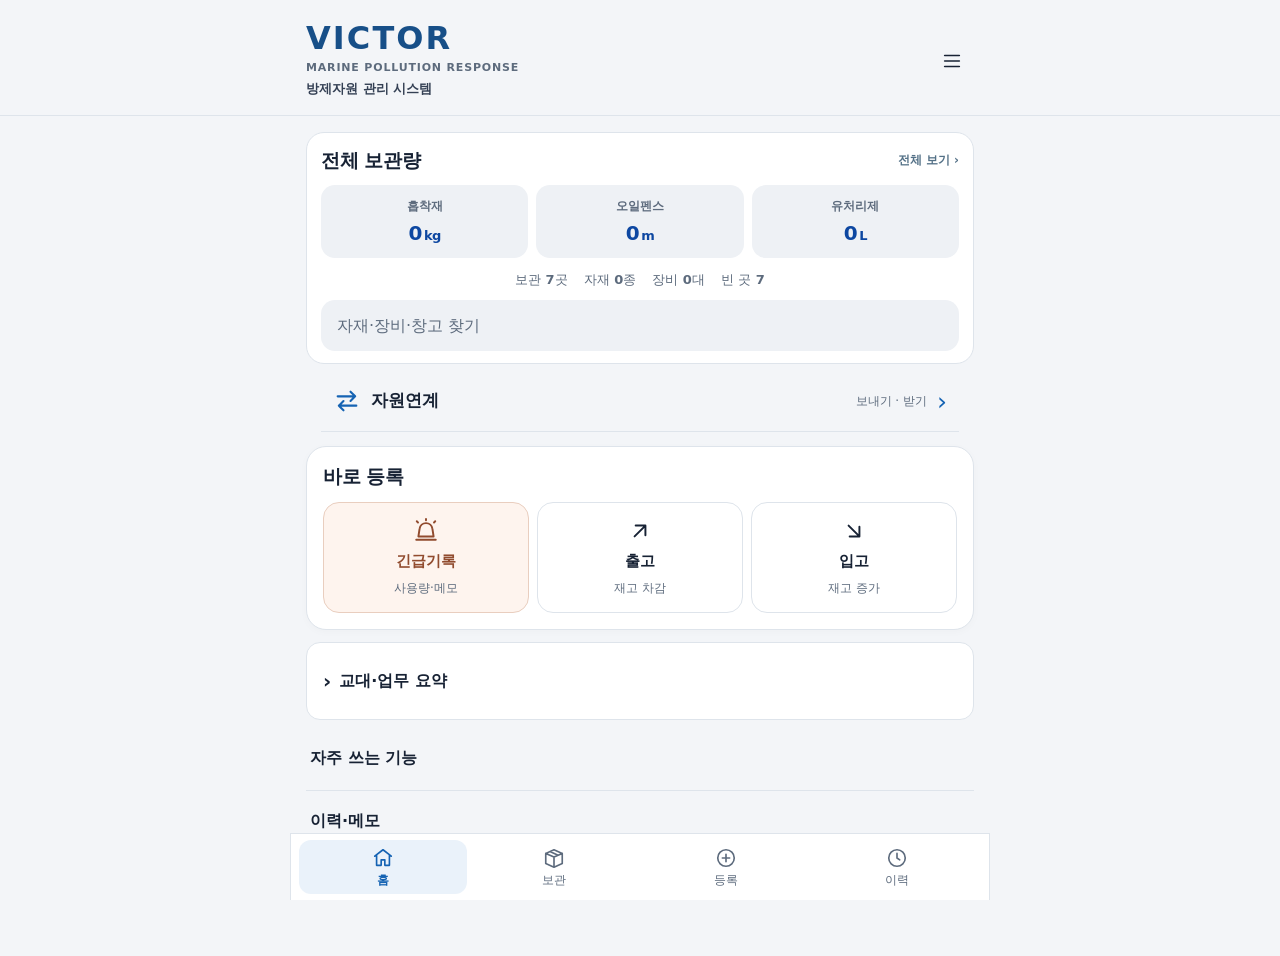
<file: index.html>
<!doctype html>
<html lang="ko">
<head>
  <meta charset="utf-8">
  <meta name="viewport" content="width=device-width,initial-scale=1,viewport-fit=cover">
  <meta name="theme-color" content="#F3F5F8" id="themeColorMeta">
  <meta name="apple-mobile-web-app-capable" content="yes">
  <meta name="apple-mobile-web-app-title" content="Victor">
  <meta name="apple-mobile-web-app-status-bar-style" content="default" id="appleStatusBarMeta">
  <script>
    (()=>{try{const mode=localStorage.getItem("victor_theme_mode_0_19_0m")||"auto",hour=new Date().getHours(),resolved=mode==="dark"||mode==="light"?mode:mode==="system"?(matchMedia("(prefers-color-scheme: dark)").matches?"dark":"light"):(hour>=18||hour<6?"dark":"light");document.documentElement.dataset.theme=resolved;document.documentElement.dataset.themeMode=mode;document.getElementById("themeColorMeta")?.setAttribute("content",resolved==="dark"?"#152232":"#F3F5F8");document.getElementById("appleStatusBarMeta")?.setAttribute("content",resolved==="dark"?"black":"default");}catch(_){}})();
  </script>
  <link rel="manifest" href="./manifest.json">
  <link rel="apple-touch-icon" href="./icons/icon-180.png">
  <link rel="stylesheet" href="./style.css?v=02020m189">
  <link rel="stylesheet" href="./interface.css?v=02020m189">
  <title>Victor</title>
</head>
<body>
  <div class="splash" id="splash">
    <div>
      <div class="splash-v">V</div>
      <div class="splash-name">Victor</div>
      <div class="splash-ready">Ready.</div>
    </div>
  </div>

  <div class="app">
    <header class="top">
      <div class="top-inner">
        <div id="headTitle"></div>
        <div class="top-actions"><button class="more" id="moreBtn" type="button" aria-label="메뉴"><svg aria-hidden="true" focusable="false" width="22" height="22" viewBox="0 0 24 24" fill="none" stroke="currentColor" stroke-width="1.8" stroke-linecap="round"><path d="M4 6h16M4 12h16M4 18h16"/></svg></button></div>
      </div>
    </header>
    <div id="appUpdateBanner" class="app-update-banner" role="status" hidden>새 앱 버전 준비됨 <button class="btn secondary compact" type="button">업데이트</button></div>

    <div class="menu" id="moreMenu">
      <div class="menu-sheet" role="dialog" aria-label="앱 관리 메뉴">
        <div class="menu-handle"></div>
        <div class="menu-title">앱 관리</div>
        <div class="menu-group"><div class="menu-label">데이터 관리</div><div class="menu-grid">
          <button type="button" id="backupBtn">백업</button><button type="button" id="restoreBtn">복원</button>
        </div></div>
        <div class="menu-group"><div class="menu-label">공유</div><div class="menu-grid compact-share">
          <button type="button" id="cloudShareMenuBtn">자원연계</button>
        </div></div>
        <div class="menu-group"><div class="menu-label">정보</div>
          <button type="button" id="techniqueMenuBtn">방제기술</button>
        </div>
        <div class="menu-group"><div class="menu-label">업무</div>
          <button type="button" id="fastSurveyMenuBtn">초기 재고실사</button>
        </div>
        <div class="menu-group"><div class="menu-label">화면</div>
          <button type="button" id="themeSettingsBtn">화면 설정</button>
        </div>
        <div class="menu-group"><div class="menu-label">복구</div><div class="menu-grid">
          <button type="button" id="trashBtn">임시 보관함</button><button type="button" id="bulkUndoBtn">대량변경 되돌리기</button><button type="button" id="surveyUndoBtn">완료 실사 되돌리기</button>
        </div></div>
        <div class="menu-group"><div class="menu-label">앱</div><div class="menu-grid">
          <button type="button" id="appInfoBtn">앱 정보</button><button type="button" id="refreshAppBtn">앱 새로고침</button>
        </div>
        </div>
        <div class="menu-group danger-group"><div class="menu-label">위험 작업</div>
          <button class="menu-danger" type="button" id="resetBtn">전체 초기화</button>
        </div>
      </div>
    </div>
    <input type="file" id="restoreFile" accept="application/json,.json" hidden>
    <input type="file" id="sharedResourceFile" accept="application/json,.json,.victor" hidden>

    <main class="content" id="view"></main>
  </div>

    <nav class="bottom" aria-label="주요 메뉴">
      <button class="nav active" data-page="home" type="button" aria-current="page"><svg viewBox="0 0 24 24" aria-hidden="true" focusable="false"><path d="m3 10 9-7 9 7M5 9v11h5v-6h4v6h5V9"/></svg><span>홈</span></button>
      <button class="nav" data-page="warehouse" type="button"><svg viewBox="0 0 24 24" aria-hidden="true" focusable="false"><path d="m3 7 9-4 9 4v11l-9 4-9-4ZM3 7l9 4 9-4M12 11v11M7.5 5l9 4"/></svg><span>보관</span></button>
      <button class="nav" data-page="register" type="button"><svg viewBox="0 0 24 24" aria-hidden="true" focusable="false"><circle cx="12" cy="12" r="9"/><path d="M12 8v8M8 12h8"/></svg><span>등록</span></button>
      <button class="nav" data-page="history" type="button"><svg viewBox="0 0 24 24" aria-hidden="true" focusable="false"><circle cx="12" cy="12" r="9"/><path d="M12 7v5l3 2"/></svg><span>이력</span></button>
    </nav>

  <div class="modal sheet-modal" id="appInfoModal">
    <div class="dialog">
      <div class="sheet-grip app-info-grip" aria-hidden="true"></div>
      <div class="dialog-title">Victor 앱 정보</div>
      <div class="app-info-summary"><div class="logo-main">VICTOR</div><div class="row-sub">방제자원 관리 시스템</div><div class="version-chip">Alpha 0.20.20</div><div class="row-sub" style="margin-top:9px">통영해양경찰서 주무관 정홍준</div></div>
      <div class="help-body"><h3>실무 정정 · 2026.11.01</h3><ul><li>장비 운용 불가 수량·가용 수량 연결, 반납 내역 조회</li><li>원 기록을 보존하는 수량·과거 운행기록 정정</li><li>삭제 전 창고별 재고 변화 표시</li><li>완료 이력도 사고 전용 위치 입력 규칙 적용</li></ul></div>
      <div class="help-body"><h3>이력 정리 · 2026.10.31</h3><ul><li>방제자재·장비의 간격과 수량·보조 버튼 위치 통일</li><li>품목·개별 창고 변경 시 현재 재고·단위 안내 즉시 갱신</li><li>빈 선택 저장 차단, 이전 형식 기록의 수량 표시 보강</li><li>추가한 줄로 이동, 기록에서 빼기와 원본 삭제 구분</li><li>반납 완료 상태·정수 입력·사고 전용 위치·한국시간 표시 정리</li></ul></div>
      <div class="help-body"><h3>조작 정리 · 2026.10.31</h3><ul><li>스크롤 끝에서도 사건 저장 버튼 위치 유지, 키패드 입력 중에는 본문으로 배치</li><li>뒤로가기의 긴 배경 바 제거, 작은 뒤로 버튼 유지</li><li>진행 중 실사에 나중에 계속·중단 구분, 창고 관리에서 해당 창고 실사만 중단 가능</li><li>창고명 변경 뒤에도 실사 입력·기준 수량·완료 실사 되돌리기 연결 유지</li><li>작성 중 등록의 이전 창고명 보정, 없는 창고의 되돌리기 차단</li><li>창고 삭제를 막는 실제 재고·사용 중 장비·진행 업무 보호 유지</li><li>입력칸·접힌 기록 시각·설명 간격 정돈</li></ul></div>
      <div class="help-body"><h3>화면 다듬기 · 2026.10.26</h3><ul><li>글·문장 간격 정리와 뒤로가기 전용 하단 영역</li><li>사고 종류 전환 시 위치 입력 유지, 긴급기록 필터와 이력 창고 표시 수정</li><li>자재·장비 혼합 이력 구분, 삭제한 창고의 과거 기록 조회</li><li>빈 창고 안내·재고 설정 간소화와 장비 단위 통일</li><li>창고 삭제 제한 사유 안내, 0수량 장비 함께 보관·복원</li></ul></div>
      <div class="help-body"><h3>업무 연결 · 2026.10.26</h3><ul><li>공유자료 적용 전 진행 중 사건·사용 장비 연결 검사와 관련 기록 바로가기</li><li>창고 정정 전 두 창고 수량 미리보기, 저장 실패·동시 변경 보호</li><li>이전 작성 기록 수동 복구, 동일·유사 작업 구분</li><li>창고 이름 변경·이력 수정 내역 보기, 공유 수량 단위별 표시</li></ul></div>
      <div class="help-body"><h3>현장 안정화 · 2026.10.22</h3><ul><li>입력 포커스와 키패드 표시 구분, 하단 저장 버튼에 가리는 입력칸 보정</li><li>중복 자재의 순차 재고 표시, 이송 취소·복원 시 장비 가용 수량 검사</li><li>실사 반영·전체 복원의 중복 실행과 확인 중 변경 보호</li><li>정비 저장·삭제와 운용이력 삭제 실패 시 기존 자료 유지</li><li>최근 사용 품목 우선, 장비 이력 검색·조건 초기화 개선</li><li>자원연계에 기기 저장과 공유본 기준 구분</li></ul></div>
      <div class="help-body"><h3>입력 다듬기 · 2026.10.21</h3><ul><li>수량 빠른 입력 시 품목칸과 위치 유지, 미리보기·캔 환산 즉시 갱신</li><li>추가한 품목이 바로 보이도록 이동, 이 줄 빼기와 입력 완료 품목 수 안내</li><li>등록의 반복 보관·재고 안내 축소, 제목 필수·수량 입력 안내 보강</li><li>이력 검색의 진행중·재고 확인 조건 유지와 전체 이력 복귀</li><li>검색 완료 키로 키패드를 닫고 결과 확인</li></ul></div>
      <div class="help-body"><h3>연결 안정화 · 2026.10.18</h3><ul><li>인터넷 끊김·서버 준비 중·인증·권한 오류 안내 구분</li><li>최신자료 조회만 제한 시간 안에서 한 번 재시도</li><li>전송 결과가 불확실하면 최신 확인 안내, 올리기 자동 재전송 금지</li><li>기존 저장자료·연결 설정·PIN 방식 유지</li></ul></div>
      <div class="help-body"><h3>자원연계 · 2026.10.18</h3><ul><li>자원연계 이름·받기/보내기 중심 화면 정리</li><li>뒤로가기 상시 표시, 다른 탭을 거쳐도 원래 상세 진입 경로 유지</li><li>부족 재고도 확인 기록으로 저장하고 홈에서 수정·반영</li><li>점 메뉴는 홈 전용, 창고 관리·삭제 위치와 앱 관리 메뉴 간소화</li></ul></div>
      <div class="help-body"><h3>공유 바로가기 · 2026.10.18</h3><ul><li>홈 전체 보관량 아래에 자원 공유 버튼을 독립 배치</li><li>삭제된 장비·이력으로 돌아갈 때 유효한 목록으로 복귀</li><li>점 메뉴 닫는 중 설정·앱 정보를 열면 뒤늦게 닫히던 문제 수정</li></ul></div>
      <div class="help-body"><h3>자연스러운 이동 · 2026.10.18</h3><ul><li>상세 진입·뒤로가기 방향 전환과 메뉴·공유창의 짧고 부드러운 모션</li><li>아래로 끌어 닫기와 취소 시 원위치 복귀, 작성 중 내용 보호 유지</li><li>목록·상세 스크롤과 검색 조건 복원, 하단 메뉴로 다시 와도 보던 위치 유지</li><li>길게 내린 화면에 작은 돌아가기 버튼 표시, 상단 고정 없이 이동</li></ul></div>
      <div class="help-body"><h3>화면 정돈 · 2026.10.18</h3><ul><li>자원 공유 비교·시간·관리 영역 정렬과 간격 통일</li><li>창고는 재고 우선, 장비는 수량 요약과 업무·관리 기능 분리</li><li>등록·이송·이력의 버튼 배치와 출발·도착 수량 표시 정리</li><li>일괄 실사 단위·저장 접근성, 날짜 선택·앱 관리 배치 개선</li></ul><h3>자료 보호 · 2026.10.17</h3><ul><li>저장 실패 복원·공유자료 검증·동시 변경 보호</li><li>소수 수량 계산 보강과 공유 응답 시간제한</li></ul></div>
      <div class="help-body"><h3>동작 정리 · 2026.10.17</h3><ul><li>창고·장비·이력 상세 진입 위치와 빠른 뒤로가기 스크롤 정리</li><li>장비 상세에서도 보관 메뉴 선택 유지, 창고 검색의 영문·규격 지원</li><li>키패드 위 알림 표시, 창 닫기·키보드 이동·포커스 복귀 보강</li><li>신규 창고 저장 실패 시 자동 취소·입력 유지, 불필요한 폼 재검사 제거</li></ul></div>
      <div class="help-body"><h3>사용 디테일 · 2026.10.17</h3><ul><li>창고·자재·장비 삭제와 안전한 임시 보관, 과거 이력 유지</li><li>차량 최근 이력 5건, 홈 공유 버튼 확대, 상단 고정 해제</li><li>검색어 지우기·보관 조건 초기화·목록 복귀 위치 유지</li><li>긴 품목명과 수량 정렬, 단위 표시, 메모 두 줄 미리보기</li><li>입력칸 오류 안내와 숫자 키패드 입력 완료 버튼</li></ul></div>
      <div class="help-body latest-update"><h3>화면 디테일 · 2026.10.17</h3><ul><li>글자·여백·버튼·카드 톤과 다크모드 정리</li><li>하단 아이콘 메뉴, 선택 상태와 터치·키보드 포커스 개선</li><li>카드 들썩임 제거, 짧은 화면 전환과 자연스러운 정보창 모션</li><li>불투명 배경·상하단 안전영역·알림 표시 정돈</li></ul></div>
      <div class="help-body latest-update"><h3>사용 정리 · 2026.10.17</h3><ul><li>묶음 구성 보기·직접 수정, 중복 품목 수량 유지·합산 선택</li><li>되돌리기 가능 여부와 보관 처리 후 남는 재고 안내</li><li>보고 요약 입출고 구분·재고 변화 표시</li><li>목록 관리 기능 접기, 기기 자료가 쌓였을 때 백업 안내</li></ul></div>
      <div class="help-body latest-update"><h3>빠른 업무 · 2026.10.17</h3><ul><li>장비 보유·사용 가능 수량과 미반납 기록 바로가기</li><li>진행 중 사건 상태·중복 등록 안내 개선</li><li>자주 쓰는 품목 묶음과 보고용 요약·복사·인쇄</li><li>사용 종료 품목 보관·다시 사용, 공유 범위 안내</li></ul></div>
      <div class="help-body latest-update"><h3>자료 보호 · 2026.10.11</h3><ul><li>공유·일괄 변경 되돌리기 시 이후 작업 보호</li><li>사건 입고 방향 유지, 자재 추가·삭제와 장비 미반납 확인</li><li>이송 취소·창고명 변경·이력 장소 정정 보강</li><li>수량 입력·메모 초안·실사 안내·공유 최신 확인 수정</li></ul></div>
      <div class="help-body latest-update"><h3>화면 정리 · 2026.10.07</h3><ul><li>공유 확인 후 창이 다시 열리거나 PIN 입력을 덮어쓰는 문제 수정</li><li>공유 상태·시간 문구 정리, 관리 기능 접기와 공유로 돌아가기 추가</li><li>저장 버튼·상단 제목 고정, 보관·등록 탭과 PC 하단 메뉴 정렬</li><li>홈 빠른 등록 우선 배치, 이력 상세 필터 접기</li></ul></div>
      <div class="section-title" style="margin-top:18px">업데이트 내역</div>
      <div class="help-body latest-update"><h3>현장 개선 · 2026.10.05</h3><ul><li>기존 이송·위치·수정이력·HNS 자료 보존 보강</li><li>저장 실패 재시도·중복 저장·작성 중 나가기 보호</li><li>홈 업무 요약·최소재고·품목 위치·이력 필터 개선</li><li>차량·방제정 시간·목적·담당자·기간 합계 보강</li><li>CSV·자동 안전지점·사용자 선택 앱 업데이트 추가</li></ul></div>
      <div class="help-body latest-update"><h3>홈·등록·검색 개선 · 2026.09.23</h3><ul><li>자재·장비 상세에서 품목과 보관장소를 미리 채워 출고·입고 등록</li><li>홈의 진행 중 사건을 눌러 최신 사건 바로 이어가기</li><li>통합 검색에 8건 초과 결과 펼쳐 보기 추가</li><li>이력 검색어를 필터 변경 뒤에도 유지하고 대소문자 구분 없이 검색</li><li>HNS 등록은 정식 자료 준비 전까지 명확하게 비활성화</li></ul></div>
      <div class="help-body latest-update"><h3>이력·입력 개선 · 2026.09.19</h3><ul><li>차량·선박·장비 전체 이력 검색과 더보기</li><li>키보드 위에서 메모 입력·스크롤 개선</li><li>자재·장비 선택 시 이름과 보관장소 표시</li></ul></div>
      <div class="help-body latest-update"><h3>사건·연료 관리 보강 · 2026.08.07</h3><ul><li>진행 중 사건을 계속 보완한 뒤 종결 가능</li><li>진행 중 사건에 자재·장비 추가 기능 보강</li><li>소형방제정 연료 재고·수급·운항 소모량 기록 추가</li></ul></div>
      <div class="help-body latest-update"><h3>등록·이송 안정화 · 2026.08.07</h3><ul><li>등록 화면에 이송 탭 추가</li><li>이송 시 출발 보관과 도착 보관을 분리</li><li>한 번의 이송 기록에 자재 여러 개 등록 가능</li><li>보관의 창고 간 이동도 새 이송 등록 화면으로 통합</li><li>이송 이력에서 출발·도착 재고 변화를 함께 표시</li><li>자재 추가 시 같은 품목만 반복 선택되던 문제 수정</li><li>소형방제정 운항기록은 날짜·출도착·마일수·좌우 엔진시간·연료유 중심으로 정리</li></ul><h3>현장 간편화 추가 · 2026.07.21</h3><ul><li>전체 보관량 카드에 보관장소·자재·장비 요약 추가</li><li>최근 이력 한 줄에 품목 요약과 건수 표시</li><li>홈 바로등록 버튼에 짧은 보조 설명 추가</li><li>최근 활동 탭에 최근 이력·메모 개수 표시</li><li>통합 검색 결과를 정확한 이름 우선으로 정렬</li><li>통합 검색 결과에 창고·자재·장비 구분 칩 추가</li><li>보관 전체 자재 결과에 총량과 0재고 수 표시</li><li>보관 전체 장비 결과에 총 장비 수와 보관장소 수 표시</li><li>빈 창고는 목록에서 비어 있음으로 표시</li><li>창고 상세 상단에 자재·장비 보유 요약 추가</li><li>등록 자재 추가 시 현재 창고 재고 보유 품목 우선 선택</li><li>등록 장비 추가 시 현재 창고 장비 우선 선택</li><li>자재·장비 추가와 삭제 시 짧은 완료 메시지 표시</li><li>등록 중 선택한 자재·장비 입력 현황 요약 표시</li><li>유처리제 캔 변환과 빠른 수량 버튼을 등록 요약에 즉시 반영</li><li>이력 검색 문구 단축과 검색 결과 개수 실시간 반영</li><li>이력 빈 화면에서 바로 등록 가능</li><li>HNS 준비 화면에서 방제기술로 이동 가능</li><li>자원 공유에 마지막 올림·가져옴 상태 한 줄 표시</li><li>새 표시 요소의 다크모드 색상 보강</li></ul><h3>간편화 정리 · 2026.07.21</h3><ul><li>홈 검색 문구와 결과 표시를 더 짧게 정리</li><li>검색 결과에 자재 총량·창고 보유종·장비 수량 표시</li><li>자원 공유 화면 버튼과 상태 문구 축소</li><li>등록 화면 안내문과 작성 중 기록 안내 간소화</li><li>저장 버튼을 하단에 가깝게 유지하고 저장 중 표시 추가</li><li>미반영 0건 표시를 덜 긴장되는 형태로 변경</li><li>최근 활동이 비어 있을 때 바로 등록·메모 버튼 표시</li><li>입력 중 화면 흔들림과 스크롤 노출 보강</li><li>앱 관리 화면 설명과 보조 문구 정리</li><li>HNS 안내와 최신자료 확인 메시지 단축</li></ul><h3>화면 안정화 · 2026.07.21</h3><ul><li>점3개 메뉴·앱정보·입력 모달이 열렸을 때 뒤 화면 스크롤 잠금 보강</li><li>점3개 메뉴 스크롤과 아래로 끌어 닫기 동작 분리</li><li>긴급기록 화면을 사용내역과 메모 중심으로 단순화</li><li>다크모드 상단·메뉴 색상과 대비 보정</li><li>저장 후 수량 변화 요약과 앱 새로고침 버튼 추가</li><li>방제기술 화면에 홈으로 돌아가기 버튼 추가</li></ul><h3>보관장소 보존 보강 · 2026.07.15</h3><ul><li>재고가 0인 사용자 추가 보관장소도 업데이트 후 목록에 유지</li><li>공유자료 가져오기 시 내 기기에만 있던 보관장소가 사라지지 않도록 보강</li></ul><h3>현장 기록 보강 · 2026.07.15</h3><ul><li>등록 화면에 사고·작업 위치 기록 추가</li><li>유막·냄새·배출구·시료·진술 체크형 현장 확인사항 추가</li><li>이력 상세에서 위치와 현장 확인사항 표시</li><li>보관장소별 출입 방법·열쇠 위치·특이사항·연락 메모 추가</li><li>재고실사 반영 후 완료 요약 화면 추가</li></ul><h3>방제기술 초안 · 2026.07.15</h3><ul><li>HNS 샘플 물질정보 제거</li><li>점3개 메뉴 정보 영역에 방제기술 화면 추가</li><li>침수선박·침몰선박·빌지 배출·매연·페인트·폐기물·유막 상황별 카드 추가</li><li>확인사항·초동조치·사진증거·필요자원·보고사항 구조로 정리</li></ul><h3>보관·공유 안정화 · 2026.07.15</h3><ul><li>점3개 메뉴의 공유 기능을 자원 공유 화면으로 정리</li><li>공유자료 올린 기기와 적용 기기 표시</li><li>창고명 수정 전 연결 자료 영향 안내</li><li>기존 자재·장비 추가 시 최근 사용 품목 우선 표시</li><li>창고 상세에 숨긴 0재고 보기 버튼 추가</li></ul><h3>화면·보관 추가 개선 · 2026.07.15</h3><ul><li>밝게·어둡게·기기 설정·야간 자동 화면 설정 추가</li><li>창고 상세에서 보관장소명 수정 가능</li><li>창고 자재·장비 추가 시 기존 목록에서 빠르게 추가</li><li>HNS는 방제자원과 섞지 않고 별도 영역 유지</li></ul><h3>홈·메뉴 정리 · 2026.07.15</h3><ul><li>홈 화면 공유상태와 초기 재고실사 표시 정리</li><li>초기 재고실사와 완료 실사 되돌리기를 점3개 메뉴로 이동</li><li>보관 화면에 HNS 준비 탭 추가</li><li>등록 입고·출고에 HNS 준비 항목 추가</li><li>등록 날짜 입력 단순화와 작성 중 기록 알림 빈도 조정</li><li>하단 메뉴·점3개 메뉴·업데이트 내역 모션 개선</li></ul></div>
      <div class="help-body"><h3>보관 기능 개선</h3><ul><li>보관 화면 창고별·전체 자재·전체 장비 보기</li><li>전체 장비 검색과 카테고리·창고 필터</li><li>자재·장비 빠른 입력</li><li>iOS 햅틱 감지와 시각 피드백 보강</li></ul><h3>Alpha 0.18.9</h3><ul><li>보관 메모 수정 버튼명을 메모 수정으로 변경</li><li>장비 클릭 시 상세보기 화면 표시</li><li>장비 상세 하단 수정 버튼 추가</li></ul><h3>Alpha 0.18.6 Recovery</h3><ul><li>0.18.8 무한로딩 복구용</li><li>0.18.6 Fixed 기준 안정판</li><li>캐시 갱신용 버전 분리</li></ul><h3>Alpha 0.18.6 Fixed</h3><ul><li>0.18.4/4a/5 기능 실제 활성화 재적용</li><li>보관 화면 전체 보관량 카드 실제 표시</li><li>등록 종류: 사고/이송/훈련/작업/기타 적용</li><li>창고 아이콘 제거 및 신규 창고 추가 버튼 적용</li><li>자재/장비 탭 하단 신규 추가 버튼 적용</li><li>재고수정 이력 유지</li></ul>
        <h3>Alpha 0.18.5</h3><ul><li>재고 직접 수정 시 변경사유 입력 추가</li><li>재고수정 이력 자동 생성</li><li>변경 전/변경 후 수량 저장</li><li>재고수정 이력 상세에서 증감 표시</li><li>재고수정 이력 삭제 시 이전 수량으로 복구</li></ul><h3>Alpha 0.18.4a</h3><ul><li>장비 기본 목록 실제 장비표 기준 보강</li><li>기존 데이터가 있어도 기본 장비 목록이 병합되도록 수정</li><li>장비 추가 후 해당 보관장소 장비 탭에 즉시 표시</li><li>장비 상세 표시 항목 보강</li></ul><h3>Alpha 0.18.4</h3><ul><li>일반등록/긴급기록 큰 버튼형 UI 적용</li><li>일반등록 출고/입고 선택 및 즉시 재고 반영</li><li>긴급기록 미반영 저장 후 사고 종료 시 재고 반영</li><li>긴급기록 완료 시 출고이력 자동 생성</li><li>창고 상단 정보에서 위치/담당/연락처 제거, 메모만 표시</li><li>창고/자재목록/자재/장비 신규 추가 기능 추가</li><li>추가 항목이 재고·등록·이력에 반영되도록 개선</li><li>장비 기본 목록 추가</li></ul><h3>Alpha 0.18.3</h3><ul><li>홈 로고 VICTOR 형식 적용</li><li>홈 대시보드 카드 클릭 이동 적용</li><li>홈 버전 카드 제거 및 관리품목 아이콘 변경</li><li>보관 목록 창고 아이콘 복구</li><li>보관 상세 자재/장비 탭 분리</li><li>중복 장비관리 카드 제거</li><li>이력 목록을 전체/미반영/완료 탭으로 개선</li><li>날짜 입력칸 간격 정리</li></ul><h3>Alpha 0.18.2</h3><ul><li>긴급기록 모드 복구</li><li>사고 현장 자재 사용량만 빠르게 미반영 저장</li><li>이력에서 미반영 기록을 정식 재고 반영 가능</li><li>등록 화면 일반 등록/긴급기록 전환</li></ul><h3>Alpha 0.18.1</h3>
        <ul>
          <li>재고조사 모드 복구</li>
          <li>재고조사 빈칸/미입력 0 처리</li>
          <li>방제지휘차량 주행거리 이력 추가</li>
          <li>소형방제정 구동시간/연료소모량 이력 추가</li>
          <li>장비관리 초안 추가</li>
        </ul>
        <h3>Alpha 0.18 Stable</h3>
        <ul>
          <li>깨진 0.17 기반 제거 후 새 구조로 재작성</li>
          <li>index.html / style.css / app.js 분리</li>
          <li>홈, 보관, 등록, 이력, 메모, 백업/복원 핵심 기능 우선 복구</li>
          <li>보관 정보 수정 가능</li>
        </ul>
      </div>
      <button class="btn primary" id="closeAppInfo" type="button" style="width:100%;margin-top:12px">확인</button>
    </div>
  </div>

  <div class="modal" id="entryModal">
    <div class="dialog" id="entryDialog" role="dialog" aria-modal="true" aria-labelledby="entryModalTitle" tabindex="-1"></div>
  </div>

  <div class="snackbar" id="snackbar" role="status" aria-live="polite"></div>

  <script src="./storage.js?v=02020m189"></script>
  <script src="./workflow.js?v=02020m189"></script>
  <script src="./fieldwork.js?v=02020m189"></script>
  <script src="./app.js?v=02020m189"></script>
</body>
</html>
</file>
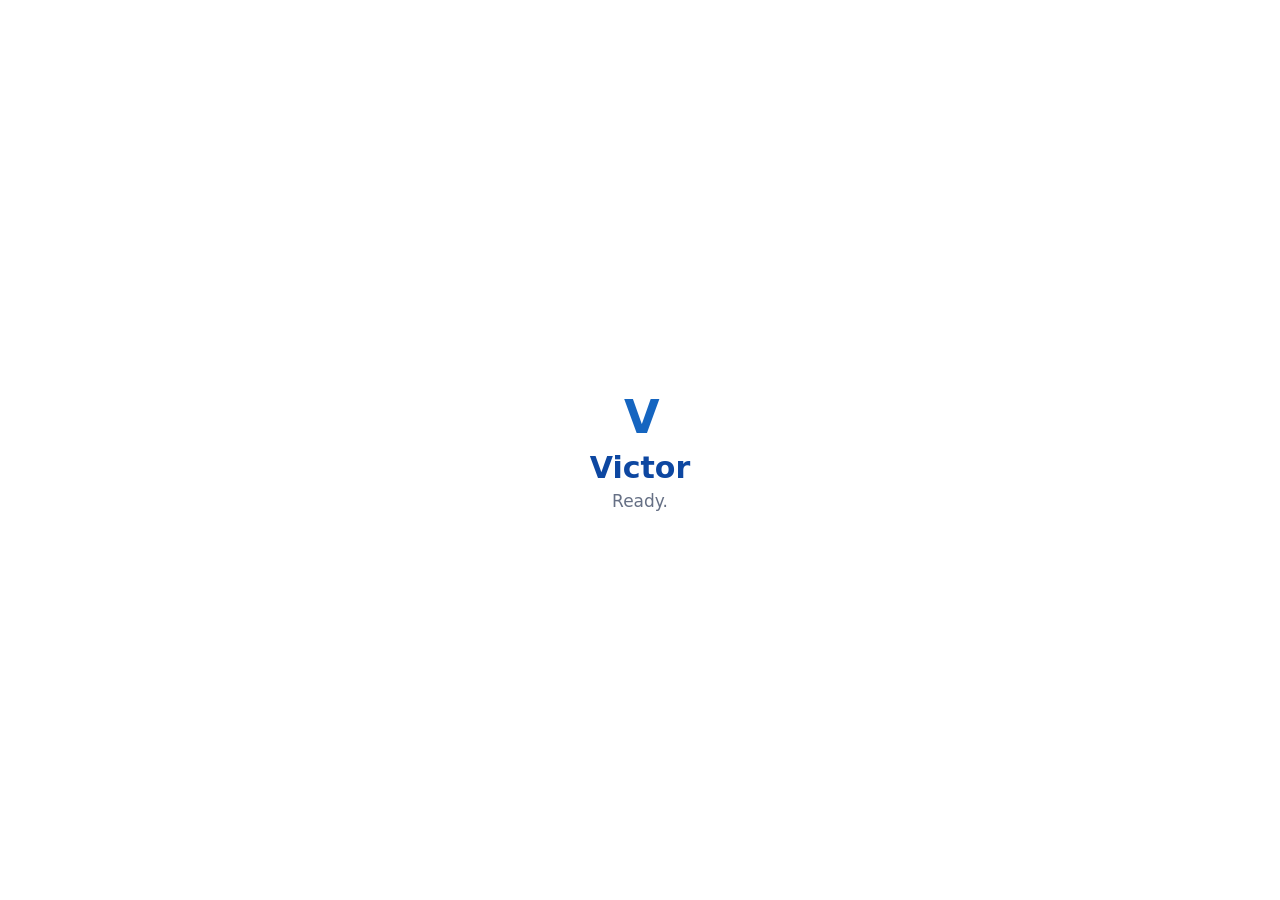
<file: victor_alpha_0_17_3_info_cleanup/index.html>
<!doctype html>
<html lang="ko">
<head>
<meta charset="utf-8">
<meta name="viewport" content="width=device-width,initial-scale=1,maximum-scale=1,user-scalable=no,viewport-fit=cover">
<meta name="theme-color" content="#1565C0">
<link rel="manifest" href="manifest.webmanifest">
<link rel="icon" href="icon.svg">
<title>Victor</title>
<style>
:root{--blue:#1565C0;--blue2:#0D47A1;--light:#F7F9FC;--card:#fff;--text:#101828;--muted:#667085;--border:#E4EAF2;--danger:#D92D20;--green:#08785F;--orange:#B54708;}
*{box-sizing:border-box}html{touch-action:manipulation;-webkit-text-size-adjust:100%}html,body{margin:0;padding:0;background:var(--light);color:var(--text);font-family:-apple-system,BlinkMacSystemFont,"Apple SD Gothic Neo","Noto Sans KR",system-ui,sans-serif}button,input,select,textarea{font:inherit}button{cursor:pointer;-webkit-tap-highlight-color:transparent}.app{min-height:100vh;padding-bottom:76px}
.top{position:sticky;top:0;z-index:20;background:rgba(247,249,252,.96);backdrop-filter:blur(14px);border-bottom:1px solid rgba(228,234,242,.75)}.top-inner{max-width:700px;margin:0 auto;padding:18px 18px 13px;display:flex;align-items:flex-start;justify-content:space-between;gap:12px}.title{font-size:31px;font-weight:850;letter-spacing:-.045em;color:var(--blue2);line-height:1}.page-title{font-size:25px;font-weight:850;letter-spacing:-.04em;color:#061225;margin:6px 0 4px}.date{font-size:13px;color:var(--muted);margin-top:10px}.more{border:0;background:transparent;color:#07152A;font-size:26px;line-height:1;padding:0 6px}
.content{max-width:700px;margin:0 auto;padding:16px 16px 22px}.card{background:var(--card);border:1px solid var(--border);border-radius:17px;padding:16px;margin-bottom:12px;box-shadow:0 1px 2px rgba(16,24,40,.04)}.grid2{display:grid;grid-template-columns:1fr 1fr;gap:10px}.metric{height:104px;display:flex;align-items:center;gap:13px}.iconbox{width:40px;height:40px;border-radius:12px;background:#EAF3FF;color:var(--blue);display:grid;place-items:center;font-size:22px;font-weight:800}.metric-label{font-size:14px;font-weight:700;color:#1D2939}.metric-value{font-size:25px;font-weight:850;letter-spacing:-.04em;margin-top:4px}
.section-head{display:flex;align-items:center;justify-content:space-between;margin:21px 0 10px}.section-title{font-size:19px;font-weight:830;letter-spacing:-.03em}.link-btn{border:0;background:transparent;color:var(--muted);font-size:14px;padding:4px}.list-card{background:#fff;border:1px solid var(--border);border-radius:17px;overflow:hidden;margin-bottom:12px}.list-row{display:flex;align-items:center;justify-content:space-between;gap:12px;width:100%;background:#fff;border:0;border-bottom:1px solid var(--border);padding:15px 14px;text-align:left}.list-row:last-child{border-bottom:0}.row-title{font-size:16px;font-weight:780;letter-spacing:-.025em}.row-sub{font-size:13px;color:var(--muted);margin-top:5px;line-height:1.35}.chev{color:#98A2B3;font-size:24px}
.badge{display:inline-flex;align-items:center;border-radius:7px;padding:3px 8px;font-size:12px;font-weight:800}.badge.blue{background:#EAF3FF;color:var(--blue2)}.badge.green{background:#DFF7EF;color:var(--green)}.badge.orange{background:#FFF0DE;color:var(--orange)}.badge.red{background:#FDECEC;color:#B42318}
.search{width:100%;border:0;background:#EEF2F7;border-radius:16px;padding:13px 15px;margin:10px 0 14px;color:var(--text)}.wh-card{display:flex;align-items:center;gap:13px}.wh-icon{flex:none;width:58px;height:58px;border-radius:15px;background:#F1F6FF;color:var(--blue);display:grid;place-items:center;border:0}.wh-icon svg{width:30px;height:30px}.group-title{font-size:14px;font-weight:850;color:var(--blue2);margin:16px 0 5px}.stock-line{display:grid;grid-template-columns:1fr auto;gap:12px;align-items:center;padding:12px 0;border-bottom:1px solid var(--border);background:transparent;border-left:0;border-right:0;border-top:0;width:100%;text-align:left}.stock-line:last-child{border-bottom:0}.stock-name{font-weight:700}.stock-spec{font-size:12px;color:var(--muted);margin-top:3px}.stock-qty{font-size:18px;font-weight:850;color:var(--blue2);text-align:right;white-space:nowrap}
.form{display:flex;flex-direction:column;gap:13px}label{font-size:13px;color:#344054;font-weight:750}input,select,textarea{width:100%;margin-top:7px;border:1px solid #D8E0EA;border-radius:12px;background:#fff;padding:12px 12px;color:var(--text);min-height:46px}input[type="date"]{-webkit-appearance:none;appearance:none;line-height:20px}select{min-height:46px}textarea{min-height:74px;resize:vertical}.btn{border:0;border-radius:12px;padding:12px 15px;font-weight:850}.btn.primary{background:var(--blue);color:#fff}.btn.secondary{background:#fff;color:var(--blue2);border:1px solid #BDD5F8}.btn.green{background:#fff;color:var(--green);border:1px solid #94D8C9}.btn.danger{background:#fff;color:var(--danger);border:1px solid #FDA29B}.btn.solid-danger{background:var(--danger);color:#fff}.btn.gray{background:#EEF2F7;color:#344054}.btn.orange{background:#FFF0DE;color:#B54708;border:1px solid #FED7AA}.btn-row{display:flex;gap:9px;flex-wrap:wrap}.save-wrap{padding-top:6px;margin-top:2px}.item-box{background:#fff;border:1px solid var(--border);border-radius:16px;padding:13px;margin-top:9px}.emptybox{border:1px solid var(--border);background:#fff;border-radius:15px;padding:30px 12px;text-align:center;color:#98A2B3}
.tabs{display:grid;grid-template-columns:1fr 1fr;border-bottom:1px solid var(--border);margin-top:8px}.tab{border:0;background:transparent;padding:13px 6px;color:#667085;font-weight:760;border-bottom:3px solid transparent}.tab.active{color:var(--blue2);border-bottom-color:var(--blue)}.mode-tabs{display:grid;grid-template-columns:1fr 1fr;gap:8px;margin-bottom:14px}.mode-btn{border:1px solid var(--border);background:#fff;border-radius:14px;padding:13px 10px;font-weight:850;color:#344054}.mode-btn.active{background:#EAF3FF;border-color:#BDD5F8;color:var(--blue2)}.callout{background:#FFF7E8;border:1px solid #FED7AA;color:#7A3B00;border-radius:14px;padding:12px 13px;font-size:13px;line-height:1.45;margin-bottom:12px}
.bottom{position:fixed;z-index:30;left:0;right:0;bottom:0;background:#fff;border-top:1px solid var(--border);padding:7px max(8px,env(safe-area-inset-left)) calc(7px + env(safe-area-inset-bottom)) max(8px,env(safe-area-inset-right));display:grid;grid-template-columns:repeat(5,1fr)}.nav{border:0;background:transparent;color:#344054;font-size:13px;font-weight:750;padding:12px 4px;border-radius:12px}.nav.active{color:var(--blue);font-weight:900}.nav.active::after{content:"";display:block;width:24px;height:3px;background:var(--blue);border-radius:99px;margin:7px auto 0}
.menu{display:none;position:fixed;right:14px;top:58px;z-index:90;background:#fff;border:1px solid var(--border);border-radius:16px;box-shadow:0 12px 30px rgba(16,24,40,.16);overflow:hidden;min-width:190px}.menu.show{display:block}.menu button{display:block;width:100%;border:0;background:#fff;text-align:left;padding:14px 16px;border-bottom:1px solid var(--border)}.menu button:last-child{border-bottom:0}
.modal{display:none;position:fixed;inset:0;z-index:110;background:rgba(16,24,40,.42);align-items:center;justify-content:center;padding:18px}.modal.show{display:flex}.dialog{background:#fff;border-radius:20px;padding:20px;width:min(420px,100%);max-height:86vh;overflow-y:auto;-webkit-overflow-scrolling:touch;box-shadow:0 16px 50px rgba(0,0,0,.22)}.dialog-title{font-size:20px;font-weight:850;margin-bottom:8px;text-align:center}.dialog-text{font-size:14px;color:var(--muted);text-align:center;line-height:1.55;margin-bottom:18px}.help-body{font-size:14px;line-height:1.65;color:#344054;max-height:62vh;overflow-y:auto;-webkit-overflow-scrolling:touch;padding-right:4px}.help-body h3{font-size:16px;margin:14px 0 6px;color:#0D47A1}.help-body ul{padding-left:18px;margin:8px 0}.warning-text{color:#B42318;font-size:12px;margin-top:6px;font-weight:750}
.splash{position:fixed;inset:0;background:#fff;z-index:200;display:grid;place-items:center;transition:opacity .42s ease, transform .42s ease}.splash.hide{opacity:0;pointer-events:none;transform:translateY(-8px)}.splash-v{font-size:46px;font-weight:900;color:var(--blue);letter-spacing:-.08em;text-align:center}.splash-name{font-size:30px;font-weight:900;color:var(--blue2);text-align:center;margin-top:6px}.splash-ready{text-align:center;color:var(--muted);margin-top:6px;font-size:17px}.back{border:0;background:transparent;color:#344054;font-weight:800;margin:0 0 10px;padding:6px 0}.progress{height:10px;background:#EEF2F7;border-radius:999px;overflow:hidden;margin:10px 0}.progress-fill{height:100%;background:var(--blue);border-radius:999px}.big-input{font-size:32px;font-weight:850;text-align:center;letter-spacing:-.04em}.snackbar{position:fixed;left:50%;bottom:88px;transform:translateX(-50%) translateY(20px);background:#101828;color:#fff;border-radius:999px;padding:12px 18px;font-size:14px;font-weight:800;z-index:300;opacity:0;pointer-events:none;transition:.25s}.snackbar.show{opacity:1;transform:translateX(-50%) translateY(0)}.btn:disabled{opacity:.48;cursor:not-allowed}
@media(min-width:720px){.bottom{max-width:700px;left:50%;transform:translateX(-50%);border-left:1px solid var(--border);border-right:1px solid var(--border)}}
</style>
</head>
<body>
<div class="splash" id="splash"><div><div class="splash-v">V</div><div class="splash-name">Victor</div><div class="splash-ready">Ready.</div></div></div>
<div class="app">
<header class="top"><div class="top-inner"><div id="headTitle"></div><button class="more" id="moreBtn" type="button">⋮</button></div></header>
<div class="menu" id="moreMenu"><button type="button" id="backupBtn">데이터 백업</button><button type="button" id="restoreBtn">데이터 복원</button><button type="button" id="resetBtn">전체 초기화</button><button type="button" id="updateBtn">업데이트 내역</button><button type="button" id="appInfoBtn">앱 정보</button></div>
<input type="file" id="restoreFile" accept="application/json,.json" hidden>
<main class="content" id="view"></main>
<nav class="bottom"><button class="nav active" data-page="home" type="button">홈</button><button class="nav" data-page="warehouse" type="button">보관</button><button class="nav" data-page="register" type="button">등록</button><button class="nav" data-page="history" type="button">이력</button><button class="nav" data-page="memo" type="button">메모</button></nav>
</div>
<div class="modal" id="confirmModal"><div class="dialog"><div class="dialog-title">이 기록을 삭제하시겠습니까?</div><div class="dialog-text">완료 기록은 연결된 재고가 자동 복구됩니다. 미반영 기록은 기록만 삭제됩니다.</div><div class="btn-row" style="display:grid;grid-template-columns:1fr 1fr"><button class="btn gray" id="cancelDelete" type="button">취소</button><button class="btn solid-danger" id="confirmDelete" type="button">삭제</button></div></div></div><div class="modal" id="applyModal"><div class="dialog"><div class="dialog-title">재고 반영</div><div class="dialog-text">미반영 기록을 차감할 보관와 제목을 선택하세요.</div><div class="form"><label>보관<select id="applyWarehouse"></select></label><label>제목<input id="applyTitle"></label></div><div class="btn-row" style="display:grid;grid-template-columns:1fr 1fr;margin-top:16px"><button class="btn gray" id="cancelApply" type="button">취소</button><button class="btn primary" id="confirmApply" type="button">반영</button></div></div></div>

<div class="modal" id="updateModal"><div class="dialog"><div class="dialog-title">업데이트 내역</div><div class="help-body">
<h3>Alpha 0.17.3</h3><ul><li>도움말 메뉴 삭제</li><li>앱 정보 문구 정리</li><li>개발자 표기 추가</li><li>상단 메뉴 단순화</li></ul><h3>Alpha 0.17.2</h3><ul><li>보관 정보 위치/담당자/연락처/이메일/비고 수정 기능 추가</li><li>등록 화면 제목을 메뉴명과 동일하게 정리</li><li>방제지휘차량은 주행거리만 관리하도록 정리</li><li>소형방제정은 구동시간/연료소모량 일일 이력 관리로 정리</li><li>차량·소형방제정 초기값 설정 추가</li></ul><h3>Alpha 0.17.1</h3><ul><li>재고조사 빈칸 입력 시 0으로 처리</li><li>더블탭 화면 확대 방지 보강</li><li>도움말/업데이트 내역 스크롤 문제 수정</li></ul><h3>Alpha 0.17</h3><ul><li>숫자 입력 키패드/입력 제한 강화</li><li>저장 중 중복 클릭 방지</li><li>Snackbar 저장 피드백 추가</li><li>햅틱 피드백 추가</li><li>작성 중 나가기 경고 추가</li><li>최근 삭제 복구 초안 추가</li></ul><h3>Alpha 0.16</h3><ul><li>재고조사 모드 추가</li><li>초기 재고 입력/정기 재고조사 화면 통합</li><li>진행률·중간 저장·변경사항 검토·최종 반영 추가</li><li>사진 인식 기능은 보류</li></ul><h3>Alpha 0.15.1</h3><ul><li>안정화 테스트용 버전 표기</li><li>배포 전 QA 체크리스트 동봉</li><li>기존 v15 기능 유지</li></ul><h3>v15.0</h3><ul><li>창고를 보관으로 변경</li><li>보관 장소에 방제지휘차량/소형방제정 추가</li><li>오일펜스 앵커, 방제작업도구 나노뜰채 추가</li><li>방제지휘차량/소형방제정 구동시간·연료 기록 초안 추가</li><li>확대/축소 방지 적용</li><li>초기화 2단계 경고 추가</li></ul><h3>v14.0</h3><ul><li>도움말/업데이트 내역 추가</li><li>사용량 용어를 출고량으로 정리</li><li>안전재고 초안 추가</li><li>출고량 입력 시 현재 재고 표시 및 초과 경고</li><li>미반영 재고 반영 시 보관 선택식 유지</li></ul>
<h3>v13.0</h3><ul><li>수량 기본값 0 제거</li><li>날짜 입력 간격 정렬</li></ul>
<h3>v12.0</h3><ul><li>하단 메모 메뉴 추가</li><li>일자별 메모 작성/수정/삭제</li></ul>
</div><button class="btn primary" id="closeUpdate" type="button" style="width:100%;margin-top:12px">확인</button></div></div>

<div class="snackbar" id="snackbar"></div>
<script>
const VERSION="Alpha 0.17.3";
const KEY="victor_state_alpha_0_17_3";
const MIGRATE_KEYS=["victor_state_alpha_0_17_2","victor_state_alpha_0_17_1","victor_state_alpha_0_17","victor_state_alpha_0_16","victor_state_alpha_0_15_1","victor_state_v15","victor_state_v14","victor_state_v13","victor_state_v12","victor_state_v11","victor_state_v10","victor_state_v9","victor_state_v8","victor_state_v7","victor_state"];
const warehouses=["통영해양경찰서","전용부두","VTS","장승포","한국석유공사 거제지사","방제지휘차량","소형방제정"];
const catalog=[
{cat:"유흡착재",name:"매트형 유흡착재",unit:"kg",spec:"10kg/1BOX",kind:"consume"},
{cat:"유흡착재",name:"로프형 유흡착재",unit:"kg",spec:"10kg/1BOX",kind:"consume"},
{cat:"유흡착재",name:"펜스형 유흡착재",unit:"kg",spec:"20kg/1BOX",kind:"consume"},
{cat:"유흡착재",name:"롤형 유흡착재",unit:"kg",spec:"10kg/1BOX",kind:"consume"},
{cat:"유흡착재",name:"중질유 부착재",unit:"kg",spec:"10kg/1BOX",kind:"consume"},
{cat:"유처리제",name:"유처리제",unit:"L",spec:"",kind:"consume"},
{cat:"오일펜스",name:"A형 오일펜스",unit:"m",spec:"회수품",kind:"returnable"},
{cat:"오일펜스",name:"B형 오일펜스",unit:"m",spec:"회수품",kind:"returnable"},
{cat:"오일펜스",name:"팽창형 오일펜스",unit:"m",spec:"회수품",kind:"returnable"},
{cat:"오일펜스",name:"앵커",unit:"개",spec:"회수품",kind:"returnable"},
{cat:"개인보호구",name:"개인보호구세트(D급)",unit:"세트",spec:"",kind:"consume"},
{cat:"개인보호구",name:"장화",unit:"켤레",spec:"",kind:"consume"},
{cat:"개인보호구",name:"장갑",unit:"켤레",spec:"",kind:"consume"},
{cat:"방제작업도구",name:"방제작업도구세트",unit:"세트",spec:"회수품",kind:"returnable"},
{cat:"방제작업도구",name:"나노뜰채",unit:"개",spec:"회수품",kind:"returnable"},
{cat:"방제작업도구",name:"이중마대",unit:"매",spec:"",kind:"consume"},
{cat:"방제작업도구",name:"톤백",unit:"개",spec:"",kind:"consume"}];
const cats=[...new Set(catalog.map(x=>x.cat))];
const types=["사고","파출소 지급","함정 지급","훈련","작업","기타"];
let state=loadState();
let formDirty=false;
let page="home", selectedWarehouse=null, editingId=null, draftItems=[], pendingDeleteId=null, histTab="pending", registerMode="normal";

function uid(){return Date.now().toString(36)+Math.random().toString(36).slice(2,8)}
function todayISO(){return new Date().toISOString().slice(0,10)}
function nowTitle(){const d=new Date();return `긴급 기록 ${d.getMonth()+1}.${d.getDate()} ${String(d.getHours()).padStart(2,"0")}:${String(d.getMinutes()).padStart(2,"0")}`}
function fmtDate(s){if(!s)return"";const[y,m,d]=s.split("-");return `${y}.${m}.${d}`}
function esc(s){return String(s??"").replace(/[&<>"']/g,m=>({"&":"&amp;","<":"&lt;",">":"&gt;",'"':"&quot;","'":"&#039;"}[m]))}
function itemOf(name){return catalog.find(x=>x.name===name)}
function qtyText(q,u){return `${Number(q).toLocaleString("ko-KR",{maximumFractionDigits:1})} ${u}`}
function defaultStock(){const stock={};warehouses.forEach(w=>{stock[w]={};catalog.forEach(i=>stock[w][i.name]=0)});return stock}
function defaultInfos(){const infos={};warehouses.forEach(w=>infos[w]={location:"",manager:"",phone:"",email:"",memo:"",updated:""});return infos}
function defaultState(){return{stock:defaultStock(),safetyStock:{},records:[],memos:[],lastBackup:null,warehouseInfos:defaultInfos(),assetOps:{"방제지휘차량":{distanceBase:0,logs:[]},"소형방제정":{hoursBase:0,fuelBase:0,logs:[]}},survey:null,logs:[]}}
function oldName(w){return {"통영해양경찰서 방제창고":"통영해양경찰서","경찰서 창고":"통영해양경찰서","통영해양경찰서 전용부두 방제창고":"전용부두","VTS창고":"VTS","VTS 방제창고":"VTS","장승포창고":"장승포","장승포 방제창고":"장승포","지세포창고":"한국석유공사 거제지사","한국석유공사 거제지사 방제창고":"한국석유공사 거제지사"}[w]||w}
function normalize(s){
 const d=defaultState(); if(!s||typeof s!=="object")return d;
 if(!s.stock)s.stock={};
 const newStock=defaultStock();
 Object.keys(s.stock).forEach(w=>{const nw=oldName(w); if(!newStock[nw])return; Object.keys(s.stock[w]).forEach(n=>{let nn=n==="고형식 오일펜스"?"팽창형 오일펜스":n; if(nn in newStock[nw])newStock[nw][nn]=Number(s.stock[w][n]||0);});});
 s.stock=newStock;if(!s.safetyStock)s.safetyStock={};warehouses.forEach(w=>{if(!s.safetyStock[w])s.safetyStock[w]={};catalog.forEach(i=>{if(typeof s.safetyStock[w][i.name]!=="number")s.safetyStock[w][i.name]=0})});
 if(!s.warehouseInfos)s.warehouseInfos=defaultInfos();
 warehouses.forEach(w=>{if(!s.warehouseInfos[w])s.warehouseInfos[w]={location:"",manager:"",phone:"",email:"",memo:"",updated:""}});if(!s.assetOps)s.assetOps={};if(!s.assetOps["방제지휘차량"])s.assetOps["방제지휘차량"]={distanceBase:0,logs:[]};if(!Array.isArray(s.assetOps["방제지휘차량"].logs))s.assetOps["방제지휘차량"].logs=[];if(typeof s.assetOps["방제지휘차량"].distanceBase!=="number")s.assetOps["방제지휘차량"].distanceBase=0;if(!s.assetOps["소형방제정"])s.assetOps["소형방제정"]={hoursBase:0,fuelBase:0,logs:[]};if(!Array.isArray(s.assetOps["소형방제정"].logs))s.assetOps["소형방제정"].logs=[];if(typeof s.assetOps["소형방제정"].hoursBase!=="number")s.assetOps["소형방제정"].hoursBase=0;if(typeof s.assetOps["소형방제정"].fuelBase!=="number")s.assetOps["소형방제정"].fuelBase=0;
 if(!Array.isArray(s.records))s.records=[];
 s.records=s.records.map(r=>({
  id:r.id||uid(),type:r.type||"사고",title:r.title||r.incident||"기록",date:r.date||todayISO(),warehouse:oldName(r.warehouse||""),memo:r.memo||"",status:r.status||"done",
  items:Array.isArray(r.items)?r.items.map(it=>{let nm=it.name||it.material||catalog[0].name; if(nm==="고형식 오일펜스")nm="팽창형 오일펜스"; const f=itemOf(nm)||catalog[0]; return {cat:it.cat||f.cat,name:nm,qty:Number(it.qty??it.total??0),unit:it.unit||f.unit,kind:it.kind||f.kind,returned:Number(it.returned||0),damaged:Number(it.damaged||0)}}).filter(it=>it.qty>0):[]
 }));
 if(!Array.isArray(s.memos))s.memos=[];
 s.memos=s.memos.map(m=>({id:m.id||uid(),date:m.date||todayISO(),title:m.title||"메모",body:m.body||"",createdAt:m.createdAt||new Date().toISOString()}));
 if(!Array.isArray(s.logs))s.logs=[]; if(!("survey" in s))s.survey=null; if(!s.lastBackup)s.lastBackup=null; return s;
}
function loadState(){for(const k of [KEY,...MIGRATE_KEYS]){try{const raw=localStorage.getItem(k);if(raw)return normalize(JSON.parse(raw))}catch(e){}}return defaultState()}
function save(){localStorage.setItem(KEY,JSON.stringify(state))}
function setPage(p){page=p;selectedWarehouse=null;editingId=null;registerMode="normal";
function renderMemo(){
 const v=document.getElementById("view");
 const sorted=[...state.memos].sort((a,b)=>(b.date+b.id).localeCompare(a.date+a.id));
 const groups={};
 sorted.forEach(m=>{if(!groups[m.date])groups[m.date]=[];groups[m.date].push(m)});
 v.innerHTML=`<div class="card"><div class="section-title">메모 작성</div><div class="form"><label>일자<input id="memoDate" type="date" value="${todayISO()}"></label><label>제목<input id="memoTitle" placeholder="예: 보관 점검 특이사항"></label><label>내용<textarea id="memoBody" placeholder="메모 내용을 입력하세요"></textarea></label><button class="btn primary" id="saveMemo" type="button">메모 저장</button></div></div><div class="section-head"><div class="section-title">일자별 메모</div></div><div id="memoList"></div>`;
 document.getElementById("saveMemo").addEventListener("click",saveMemo);
 renderMemoList(groups);
}
function renderMemoList(groups){
 const list=document.getElementById("memoList");
 const dates=Object.keys(groups).sort((a,b)=>b.localeCompare(a));
 if(!dates.length){list.innerHTML=`<div class="emptybox">아직 메모가 없습니다.</div>`;return}
 list.innerHTML=dates.map(d=>`<div class="card"><div class="group-title" style="margin-top:0">${fmtDate(d)}</div>${groups[d].map(m=>`<div class="list-row"><button data-memo="${m.id}" type="button" style="flex:1;background:transparent;border:0;text-align:left;padding:0"><div class="row-title">${esc(m.title)}</div><div class="row-sub">${esc((m.body||"").slice(0,60))}${(m.body||"").length>60?"...":""}</div></button><button class="btn danger" data-memo-del="${m.id}" type="button" style="padding:8px 10px">삭제</button></div>`).join("")}</div>`).join("");
 list.querySelectorAll("[data-memo]").forEach(b=>b.addEventListener("click",()=>openMemo(b.dataset.memo)));list.querySelectorAll("[data-memo-del]").forEach(b=>b.addEventListener("click",()=>{if(confirm("메모를 삭제할까요?"))deleteMemo(b.dataset.memoDel)}));
}
function saveMemo(){
 const date=document.getElementById("memoDate").value||todayISO();
 const title=document.getElementById("memoTitle").value.trim();
 const body=document.getElementById("memoBody").value.trim();
 if(!title&&!body){alert("메모 내용을 입력해주세요.");return}
 state.memos.push({id:uid(),date,title:title||"메모",body,createdAt:new Date().toISOString()});
 save();renderMemo();
}
function openMemo(id){
 const m=state.memos.find(x=>x.id===id); if(!m)return;
 const title=prompt("메모 제목",m.title); if(title===null)return;
 const body=prompt("메모 내용",m.body); if(body===null)return;
 m.title=title.trim()||"메모"; m.body=body; save(); renderMemo();
}
function deleteMemo(id){
 state.memos=state.memos.filter(x=>x.id!==id); save(); renderMemo();
}


function vibrate(ms=20){try{if(navigator.vibrate)navigator.vibrate(ms)}catch(e){}}
function showSnack(msg){
 const s=document.getElementById("snackbar"); if(!s)return alert(msg);
 s.textContent=msg; s.classList.add("show"); clearTimeout(window.__snackTimer);
 window.__snackTimer=setTimeout(()=>s.classList.remove("show"),1100);
}
function surveyItems(){
 const arr=[];
 warehouses.forEach(w=>catalog.forEach(i=>arr.push({warehouse:w,name:i.name,cat:i.cat,unit:i.unit})));
 return arr;
}
function startSurvey(){
 const items=surveyItems();
 if(state.survey && state.survey.active){
  const keep=confirm(`진행 중인 재고조사가 있습니다.\n${state.survey.index+1} / ${items.length}\n\n이어서 진행할까요?`);
  if(!keep) state.survey=null;
 }
 if(!state.survey || !state.survey.active){
  state.survey={active:true,index:0,startedAt:new Date().toISOString(),values:{},done:false};
 }
 save();
 renderSurvey();
}
function renderSurvey(){
 page="survey";
 setHead();
 document.querySelectorAll(".nav").forEach(b=>b.classList.remove("active"));
 const v=document.getElementById("view");
 const items=surveyItems();
 if(!state.survey) startSurvey();
 const idx=Math.min(state.survey.index||0,items.length-1);
 const it=items[idx];
 const key=it.warehouse+"|"+it.name;
 const cur=(state.stock[it.warehouse]&&state.stock[it.warehouse][it.name])||0;
 const saved=state.survey.values[key];
 const doneCount=Object.keys(state.survey.values||{}).length;
 const pct=Math.round((doneCount/items.length)*100);
 v.innerHTML=`<button class="back" id="exitSurvey" type="button">‹ 나가기</button>
 <div class="card">
  <div class="section-title">재고조사</div>
  <div class="row-sub">${doneCount} / ${items.length} · ${pct}%</div>
  <div class="progress"><div class="progress-fill" style="width:${pct}%"></div></div>
 </div>
 <div class="card">
  <div><span class="badge blue">${esc(it.warehouse)}</span></div>
  <div class="row-title" style="font-size:22px;margin-top:12px">${esc(it.name)}</div>
  <div class="row-sub">${esc(it.cat)} · 현재 재고 ${qtyText(cur,it.unit)}</div>
  <label style="display:block;margin-top:18px">실사 수량 (${esc(it.unit)})
    <input class="big-input" id="surveyQty" inputmode="decimal" pattern="[0-9]*" type="number" inputmode="decimal" pattern="[0-9.]*" min="0" step="0.1" value="${saved??""}" placeholder="숫자">
  </label>
  <div class="row-sub" id="surveyDiff" style="text-align:center;margin-top:10px"></div>
 </div>
 <div class="btn-row" style="display:grid;grid-template-columns:1fr 1fr">
  <button class="btn gray" id="surveyPrev" type="button">이전</button>
  <button class="btn primary" id="surveyNext" type="button">다음</button>
 </div>
 <button class="btn secondary" id="surveyReview" type="button" style="width:100%;margin-top:10px">변경사항 검토</button>`;
 const input=document.getElementById("surveyQty");
 const diff=document.getElementById("surveyDiff");
 function clean(){
  let val=input.value.replace(/[^\d.]/g,"");
  const parts=val.split(".");
  if(parts.length>2) val=parts[0]+"."+parts.slice(1).join("");
  if(val.length>1 && val[0]==="0" && val[1]!==".") val=String(Number(val));
  input.value=val;
  const n=Number(val||0);
  if(val==="") diff.textContent="";
  else if(n===cur) diff.textContent="변경 없음";
  else diff.textContent=`변경: ${qtyText(cur,it.unit)} → ${qtyText(n,it.unit)}`;
 }
 input.addEventListener("input",()=>{clean(); clearTimeout(window.__surveyTimer); window.__surveyTimer=setTimeout(()=>saveSurveyValue(false),300)});
 function saveSurveyValue(move=true){
  clean();
  if(input.value===""){input.value="0"}
  state.survey.values[key]=Number(input.value);
  save();
  showSnack("저장되었습니다");
  vibrate(20);
  if(move && idx<items.length-1){state.survey.index=idx+1;save();renderSurvey()}
  return true;
 }
 document.getElementById("surveyPrev").addEventListener("click",()=>{state.survey.index=Math.max(0,idx-1);save();renderSurvey()});
 document.getElementById("surveyNext").addEventListener("click",()=>saveSurveyValue(true));
 document.getElementById("surveyReview").addEventListener("click",renderSurveyReview);
 document.getElementById("exitSurvey").addEventListener("click",()=>{if(confirm("재고조사를 중단하고 나가시겠습니까? 진행상황은 저장됩니다."))setPage("home")});
 input.focus();
 clean();
}
function renderSurveyReview(){
 const v=document.getElementById("view");
 const items=surveyItems();
 const vals=(state.survey&&state.survey.values)||{};
 const changed=[];
 const missing=[];
 items.forEach(it=>{
  const key=it.warehouse+"|"+it.name;
  if(!(key in vals)){missing.push(it);return}
  const cur=(state.stock[it.warehouse]&&state.stock[it.warehouse][it.name])||0;
  const val=Number(vals[key]);
  if(cur!==val) changed.push({...it,cur,val});
 });
 v.innerHTML=`<button class="back" id="backSurvey" type="button">‹ 재고조사</button>
 <div class="card"><div class="section-title">변경사항 검토</div>
 <div class="grid2"><div class="metric" style="height:82px"><div><div class="metric-label">변경</div><div class="metric-value">${changed.length}개</div></div></div><div class="metric" style="height:82px"><div><div class="metric-label">미입력</div><div class="metric-value">${missing.length}개</div></div></div></div></div>
 <div class="list-card">${changed.length?changed.map(x=>`<div class="list-row"><div><div class="row-title">${esc(x.name)}</div><div class="row-sub">${esc(x.warehouse)} · ${qtyText(x.cur,x.unit)} → ${qtyText(x.val,x.unit)}</div></div></div>`).join(""):`<div class="emptybox">변경된 품목이 없습니다.</div>`}</div>
 ${missing.length?`<div class="callout">미입력 품목이 ${missing.length}개 있습니다. 그래도 입력된 항목만 반영할 수 있습니다.</div>`:""}
 <button class="btn primary" id="applySurvey" type="button" style="width:100%;margin-top:10px">재고 반영</button>
 <button class="btn gray" id="cancelSurvey" type="button" style="width:100%;margin-top:10px">취소</button>`;
 document.getElementById("backSurvey").addEventListener("click",renderSurvey);
 document.getElementById("cancelSurvey").addEventListener("click",()=>setPage("home"));
 document.getElementById("applySurvey").addEventListener("click",()=>{
  if(!confirm("검토한 실사 수량으로 재고를 반영할까요?"))return;
  Object.entries(vals).forEach(([key,val])=>{
   const [w,n]=key.split("|");
   if(state.stock[w] && n in state.stock[w]){
    const before=state.stock[w][n];
    state.stock[w][n]=Number(val);
    if(before!==Number(val)){
     if(!Array.isArray(state.logs))state.logs=[];
     state.logs.push({id:uid(),date:todayISO(),type:"재고조사",warehouse:w,item:n,before,after:Number(val),createdAt:new Date().toISOString()});
    }
   }
  });
  state.survey={active:false,index:0,values:{},done:true,endedAt:new Date().toISOString()};
  save(); showSnack("재고조사 반영 완료"); vibrate(20); setPage("home");
 });
}

document.querySelectorAll(".nav").forEach(b=>b.classList.toggle("active",b.dataset.page===p));render()}
function setHead(){const h=document.getElementById("headTitle");const date=new Date().toLocaleDateString("ko-KR",{year:"numeric",month:"2-digit",day:"2-digit",weekday:"short"});if(page==="home")h.innerHTML=`<div class="title">Victor</div><div class="date">${date}</div>`;if(page==="warehouse")h.innerHTML=`<div class="page-title">보관</div><div class="date">전체 보관 장소 ${warehouses.length}개</div>`;if(page==="register")h.innerHTML=`<div class="page-title">${editingId?"기록 수정":"기록 등록"}</div><div class="date">${registerMode==="quick"?"제목 없이 미반영 저장":"출고량을 기록합니다"}</div>`;if(page==="history")h.innerHTML=`<div class="page-title">이력</div><div class="date">미반영 기록과 완료 기록</div>`;if(page==="memo")h.innerHTML=`<div class="page-title">메모</div><div class="date">일자별 메모 관리</div>`;if(page==="survey")h.innerHTML=`<div class="page-title">재고조사</div><div class="date">실사 수량 입력</div>`}
function render(){setHead();if(page==="home")renderHome();if(page==="warehouse")renderWarehouse();if(page==="register")renderRegister();if(page==="history")renderHistory();if(page==="memo")renderMemo();}
function recordsByStatus(status){return state.records.filter(r=>r.status===status)}
function getRecent(n=3){return[...state.records].sort((a,b)=>(b.date+b.id).localeCompare(a.date+a.id)).slice(0,n)}
function recordRow(r){const cls=r.status==="pending"?"red":(r.type==="사고"?"blue":(r.type.includes("지급")?"green":"orange"));const statusText=r.status==="pending"?"미반영":r.type;return `<button class="list-row" data-detail="${r.id}" type="button"><div><div><span class="badge ${cls}">${esc(statusText)}</span></div><div class="row-title" style="margin-top:7px">${esc(r.title)}</div><div class="row-sub">${fmtDate(r.date)} &nbsp; | &nbsp; ${r.warehouse?esc(r.warehouse):"보관 장소 미지정"}</div></div><div class="chev">›</div></button>`}
function lowStockItems(){
 const lows=[];
 warehouses.forEach(w=>catalog.forEach(i=>{
  const safe=(state.safetyStock&&state.safetyStock[w]&&state.safetyStock[w][i.name])||0;
  const cur=(state.stock[w]&&state.stock[w][i.name])||0;
  if(safe>0 && cur<safe) lows.push({warehouse:w,name:i.name,cur,safe,unit:i.unit});
 }));
 return lows;
}
function renderHome(){const v=document.getElementById("view");const recent=getRecent(3);v.innerHTML=`<div class="grid2"><div class="card metric"><div class="iconbox">!</div><div><div class="metric-label">미반영</div><div class="metric-value">${recordsByStatus("pending").length}건</div></div></div><div class="card metric"><div class="iconbox">□</div><div><div class="metric-label">보관</div><div class="metric-value">${warehouses.length}개</div></div></div><div class="card metric"><div class="iconbox">▱</div><div><div class="metric-label">관리품목</div><div class="metric-value">${catalog.length}종</div></div></div><div class="card metric"><div class="iconbox">◷</div><div><div class="metric-label">재고부족</div><div class="metric-value">${lowStockItems().length}종</div></div></div></div><div class="card"><div class="section-title">재고조사</div><div class="row-sub">초기 재고 입력과 정기 재고조사를 같은 화면에서 진행합니다.</div><button class="btn primary" id="startSurveyHome" type="button" style="width:100%;margin-top:12px">재고조사 시작</button></div><div class="section-head"><div class="section-title">최근 기록</div><button class="link-btn" id="goHistory">더보기 ›</button></div><div class="list-card">${recent.length?recent.map(recordRow).join(""):`<div class="emptybox">아직 기록이 없습니다.</div>`}</div>`;document.getElementById("goHistory").addEventListener("click",()=>setPage("history"));document.getElementById("startSurveyHome")?.addEventListener("click",startSurvey);v.querySelectorAll("[data-detail]").forEach(b=>b.addEventListener("click",()=>openDetail(b.dataset.detail)))}
function warehouseSummary(w){const count=catalog.filter(i=>(state.stock[w][i.name]||0)>0).length;const totalKg=catalog.filter(i=>i.unit==="kg").reduce((a,i)=>a+(state.stock[w][i.name]||0),0);return{count,totalKg}}
function whIcon(){return `<svg viewBox="0 0 24 24" fill="none"><path d="M4 9.5 12 5l8 4.5v9.5H4V9.5Z" stroke="currentColor" stroke-width="1.8" stroke-linejoin="round"/><path d="M8 19v-6h8v6M10 15h4" stroke="currentColor" stroke-width="1.8" stroke-linecap="round"/></svg>`}

function editWarehouseInfoFull(w){
 if(!state.warehouseInfos)state.warehouseInfos=defaultInfos();
 if(!state.warehouseInfos[w])state.warehouseInfos[w]={location:"",manager:"",phone:"",email:"",memo:"",updated:""};
 const info=state.warehouseInfos[w];
 const location=prompt(`${w}\n위치`,info.location||"");
 if(location===null)return;
 const manager=prompt(`${w}\n담당자`,info.manager||"");
 if(manager===null)return;
 const phone=prompt(`${w}\n연락처`,info.phone||"");
 if(phone===null)return;
 const email=prompt(`${w}\n이메일`,info.email||"");
 if(email===null)return;
 const memo=prompt(`${w}\n비고/메모`,info.memo||"");
 if(memo===null)return;
 state.warehouseInfos[w]={...info,location,manager,phone,email,memo,updated:todayISO()};
 save();showSnack("보관 정보 저장");vibrate(20);renderWarehouse();
}

function renderWarehouse(){const v=document.getElementById("view");if(!selectedWarehouse){v.innerHTML=`<div class="list">${warehouses.map(w=>{const s=warehouseSummary(w);const info=state.warehouseInfos[w]||{};return `<div class="card list-row" style="margin-bottom:0"><button class="wh-icon" data-info="${esc(w)}" type="button">${whIcon()}</button><button class="list-row" data-wh="${esc(w)}" type="button" style="padding:0;border:0;flex:1"><div class="wh-card"><div><div class="row-title">${esc(w)}</div><div class="row-sub">관리품목 ${s.count}종<br>${["방제지휘차량","소형방제정"].includes(w)?`구동시간 ${(state.assetOps[w]?.hours||0)}h<br>누적 연료 ${(state.assetOps[w]?.fuel||0)}L<br>`:`총 보유량 ${Number(s.totalKg).toLocaleString("ko-KR")}kg<br>`}${info.memo?'<br>메모 있음':''}</div></div></div><div class="chev">›</div></button></div>`}).join("")}</div>`;v.querySelectorAll("[data-wh]").forEach(b=>b.addEventListener("click",()=>{selectedWarehouse=b.dataset.wh;renderWarehouse()}));v.querySelectorAll("[data-info]").forEach(b=>b.addEventListener("click",()=>editWarehouseInfo(b.dataset.info)));return}
v.innerHTML=`<button class="back" id="backWh" type="button">‹ 보관</button><div class="card"><div class="section-title">${esc(selectedWarehouse)}</div><div class="row-sub">전체 재고 조회</div></div>${["방제지휘차량","소형방제정"].includes(selectedWarehouse)?`<div class="card"><div class="section-title">운영 정보</div>${selectedWarehouse==="방제지휘차량"?`<div class="metric" style="height:82px"><div><div class="metric-label">누적 주행거리</div><div class="metric-value">${opTotal(selectedWarehouse,"distance")}km</div></div></div>`:`<div class="grid2"><div class="metric" style="height:82px"><div><div class="metric-label">누적 구동시간</div><div class="metric-value">${opTotal(selectedWarehouse,"hours")}h</div></div></div><div class="metric" style="height:82px"><div><div class="metric-label">누적 연료소모</div><div class="metric-value">${opTotal(selectedWarehouse,"fuel")}L</div></div></div></div>`}<div class="btn-row" style="display:grid;grid-template-columns:1fr 1fr;margin-top:12px"><button class="btn secondary" id="editOpBase" type="button">초기값 설정</button><button class="btn primary" id="addOpLog" type="button">일일 기록</button></div><div class="section-title" style="margin-top:16px">최근 이력</div>${recentOpRows(selectedWarehouse)}</div>`:""}<div class="tabs"><button class="tab active" type="button">자재</button><button class="tab" type="button" onclick="alert('장비 목록은 다음 단계에서 입력 최소 방식으로 추가 예정입니다.')">장비</button></div><input class="search" id="stockSearch" placeholder="자재 검색"><div class="card" id="stockList"></div>`;document.getElementById("backWh").addEventListener("click",()=>{selectedWarehouse=null;renderWarehouse()});document.getElementById("stockSearch").addEventListener("input",renderStockList);renderStockList();const baseBtn=document.getElementById("editOpBase");if(baseBtn)baseBtn.addEventListener("click",()=>editOpBase(selectedWarehouse));const opBtn=document.getElementById("addOpLog");if(opBtn)opBtn.addEventListener("click",()=>addOpLog(selectedWarehouse))}
function editWarehouseInfoFull(w){const info=state.warehouseInfos[w]||{location:"",manager:"",phone:"",email:"",memo:"",updated:""};const memo=prompt(`${w} 보관정보/메모\n\n위치: ${info.location||"-"}\n담당: ${info.manager||"-"}\n연락처: ${info.phone||"-"}\n\n메모를 입력하세요.`,info.memo||"");if(memo===null)return;info.memo=memo;info.updated=new Date().toISOString();state.warehouseInfos[w]=info;save();renderWarehouse()}


function opTotal(place,field){
 const op=(state.assetOps&&state.assetOps[place])||{};
 const logs=Array.isArray(op.logs)?op.logs:[];
 if(place==="방제지휘차량"&&field==="distance")return (op.distanceBase||0)+logs.reduce((a,l)=>a+Number(l.distance||0),0);
 if(place==="소형방제정"&&field==="hours")return (op.hoursBase||0)+logs.reduce((a,l)=>a+Number(l.hours||0),0);
 if(place==="소형방제정"&&field==="fuel")return (op.fuelBase||0)+logs.reduce((a,l)=>a+Number(l.fuel||0),0);
 return 0;
}
function editOpBase(place){
 if(!state.assetOps)state.assetOps={};
 if(place==="방제지휘차량"){
  if(!state.assetOps[place])state.assetOps[place]={distanceBase:0,logs:[]};
  const v=prompt("방제지휘차량 초기 누적 주행거리(km)",state.assetOps[place].distanceBase||0);
  if(v===null)return;
  const n=Number(v);
  if(Number.isNaN(n)||n<0){showSnack("올바른 숫자를 입력해주세요");vibrate(80);return}
  state.assetOps[place].distanceBase=n;
 }else{
  if(!state.assetOps[place])state.assetOps[place]={hoursBase:0,fuelBase:0,logs:[]};
  const h=prompt("소형방제정 초기 누적 구동시간(h)",state.assetOps[place].hoursBase||0);
  if(h===null)return;
  const hn=Number(h);
  if(Number.isNaN(hn)||hn<0){showSnack("올바른 숫자를 입력해주세요");vibrate(80);return}
  const f=prompt("소형방제정 초기 누적 연료소모량(L)",state.assetOps[place].fuelBase||0);
  if(f===null)return;
  const fn=Number(f);
  if(Number.isNaN(fn)||fn<0){showSnack("올바른 숫자를 입력해주세요");vibrate(80);return}
  state.assetOps[place].hoursBase=hn;
  state.assetOps[place].fuelBase=fn;
 }
 save();showSnack("초기값 저장");vibrate(20);renderWarehouse();
}
function addOpLog(place){
 if(!state.assetOps)state.assetOps={};
 if(place==="방제지휘차량"){
  if(!state.assetOps[place])state.assetOps[place]={distanceBase:0,logs:[]};
  const d=prompt("일일 주행거리(km)",0);
  if(d===null)return;
  const dn=Number(d);
  if(Number.isNaN(dn)||dn<0){showSnack("올바른 주행거리를 입력해주세요");vibrate(80);return}
  const memo=prompt("메모", "")||"";
  state.assetOps[place].logs.push({id:uid(),date:todayISO(),distance:dn,memo,createdAt:new Date().toISOString()});
 }else{
  if(!state.assetOps[place])state.assetOps[place]={hoursBase:0,fuelBase:0,logs:[]};
  const h=prompt("일일 구동시간(h)",0);
  if(h===null)return;
  const hn=Number(h);
  if(Number.isNaN(hn)||hn<0){showSnack("올바른 구동시간을 입력해주세요");vibrate(80);return}
  const f=prompt("일일 연료소모량(L)",0);
  if(f===null)return;
  const fn=Number(f);
  if(Number.isNaN(fn)||fn<0){showSnack("올바른 연료소모량을 입력해주세요");vibrate(80);return}
  const memo=prompt("메모", "")||"";
  state.assetOps[place].logs.push({id:uid(),date:todayISO(),hours:hn,fuel:fn,memo,createdAt:new Date().toISOString()});
 }
 save();showSnack("일일 이력 저장");vibrate(20);renderWarehouse();
}
function recentOpRows(place){
 const logs=[...(((state.assetOps&&state.assetOps[place]&&state.assetOps[place].logs)||[]))].slice(-5).reverse();
 if(!logs.length)return `<div class="emptybox">아직 일일 이력이 없습니다.</div>`;
 return logs.map(l=>`<div class="list-row"><div><div class="row-title">${esc(l.date||"")}</div><div class="row-sub">${place==="방제지휘차량"?`${Number(l.distance||0)}km`:`${Number(l.hours||0)}h · ${Number(l.fuel||0)}L`}${l.memo?` · ${esc(l.memo)}`:""}</div></div></div>`).join("");
}

function addFuelLog(place){
 if(!state.assetOps)state.assetOps={}; if(!state.assetOps[place])state.assetOps[place]={hours:0,fuel:0,logs:[]};
 const curH=state.assetOps[place].hours||0;
 const hours=prompt(`${place}\n현재 구동시간: ${curH}h\n새 구동시간을 입력하세요.`,curH);
 if(hours===null)return;
 const h=Number(hours);
 if(Number.isNaN(h)||h<0){alert("올바른 구동시간을 입력해주세요.");return}
 const fuel=prompt(`${place}\n이번 주유/연료 사용량(L)을 입력하세요.`,0);
 if(fuel===null)return;
 const f=Number(fuel);
 if(Number.isNaN(f)||f<0){alert("올바른 연료량을 입력해주세요.");return}
 const memo=prompt("메모", "")||"";
 state.assetOps[place].hours=h;
 state.assetOps[place].fuel=(state.assetOps[place].fuel||0)+f;
 state.assetOps[place].logs.push({id:uid(),date:todayISO(),hours:h,fuel:f,memo});
 save();renderWarehouse();
}
function renderStockList(){const q=(document.getElementById("stockSearch")?.value||"").trim();const el=document.getElementById("stockList");const html=cats.map(cat=>{const items=catalog.filter(i=>i.cat===cat&&(!q||i.name.includes(q)||cat.includes(q)));if(!items.length)return"";return `<div class="group-title">${cat}</div>${items.map(i=>`<button class="stock-line" data-stock="${esc(i.name)}" type="button"><div><div class="stock-name">${esc(i.name)}</div><div class="stock-spec">${i.spec?esc(i.spec)+" · ":""}${i.kind==="returnable"?"출고/회수품":"소모품"} · 단위 ${esc(i.unit)}${((state.safetyStock[selectedWarehouse]&&state.safetyStock[selectedWarehouse][i.name])||0)>0?" · 안전재고 "+qtyText(state.safetyStock[selectedWarehouse][i.name],i.unit):""}</div></div><div class="stock-qty">${qtyText(state.stock[selectedWarehouse][i.name],i.unit)}</div></button>`).join("")}`}).join("");el.innerHTML=html||`<div class="emptybox">검색 결과가 없습니다.</div>`;el.querySelectorAll("[data-stock]").forEach(b=>b.addEventListener("click",()=>editStock(b.dataset.stock)))}
function editStock(name){const item=itemOf(name),cur=state.stock[selectedWarehouse][name]||0;const val=prompt(`${name}\n현재 ${qtyText(cur,item.unit)}\n수정할 수량`,cur);if(val===null)return;const num=Number(val);if(Number.isNaN(num)||num<0){alert("올바른 수량을 입력해주세요.");return}state.stock[selectedWarehouse][name]=num;save();renderStockList()}
function renderRegister(record=null){const v=document.getElementById("view");const r=record||(editingId?state.records.find(x=>x.id===editingId):null)||{type:"사고",title:"",date:todayISO(),warehouse:warehouses[0],memo:"",status:"done",items:[]};if(editingId&&r.status==="pending")registerMode="normal";draftItems=r.items.map(x=>({...x}));v.innerHTML=`${!editingId?`<div class="mode-tabs"><button class="mode-btn ${registerMode==="normal"?"active":""}" id="modeNormal" type="button">일반 등록</button><button class="mode-btn ${registerMode==="quick"?"active":""}" id="modeQuick" type="button">긴급 기록</button></div>`:""}${registerMode==="quick"?`<div class="callout">긴급 상황에서는 제목·보관 입력 없이 소모량만 저장합니다. 저장된 기록은 이력에서 <b>미반영</b>으로 남고, 사고 처리 후 보관를 지정해 재고에 반영할 수 있습니다.</div>`:""}<div class="form">${registerMode==="normal"?`<label>종류<select id="recType">${types.map(t=>`<option value="${t}" ${r.type===t?"selected":""}>${t}</option>`).join("")}</select></label><label>보관<select id="recWarehouse">${warehouses.map(w=>`<option value="${esc(w)}" ${r.warehouse===w?"selected":""}>${esc(w)}</option>`).join("")}</select></label><label>날짜<input id="recDate" type="date" value="${esc(r.date)}"></label><label>제목<input id="recTitle" value="${esc(r.title)}" placeholder="제목을 입력하세요"></label>`:`<input id="recType" type="hidden" value="사고"><input id="recDate" type="hidden" value="${todayISO()}"><input id="recTitle" type="hidden" value="${nowTitle()}"><input id="recWarehouse" type="hidden" value="">`}<div><div class="section-head" style="margin:5px 0 8px"><div class="section-title" style="font-size:16px">출고 자재</div><button class="btn secondary" id="addItem" type="button">+ 자재 추가</button></div><div id="itemArea"></div></div><label>메모<textarea id="recMemo" placeholder="메모를 입력하세요">${esc(r.memo)}</textarea></label><div class="save-wrap"><button class="btn primary" id="saveRecord" type="button" style="width:100%">${registerMode==="quick"?"미반영으로 저장":"기록 저장"}</button>${editingId?`<button class="btn gray" id="cancelEdit" type="button" style="width:100%;margin-top:9px">수정 취소</button>`:""}</div></div>`;if(!editingId){document.getElementById("modeNormal").addEventListener("click",()=>{registerMode="normal";renderRegister()});document.getElementById("modeQuick").addEventListener("click",()=>{registerMode="quick";renderRegister()})}bindRegister();renderItems()}
function bindRegister(){document.getElementById("addItem").addEventListener("click",()=>{const f=catalog[0];draftItems.push({cat:f.cat,name:f.name,qty:"",unit:f.unit,kind:f.kind,returned:0,damaged:0});renderItems()});document.getElementById("recWarehouse")?.addEventListener("change",validateDraftStock);document.getElementById("saveRecord").addEventListener("click",saveRecord);document.querySelectorAll("#view input,#view select,#view textarea").forEach(el=>el.addEventListener("input",()=>{formDirty=true;if(el.type==="number")cleanNumberInput(el,true)}));const c=document.getElementById("cancelEdit");if(c)c.addEventListener("click",()=>{editingId=null;setPage("history")})}
function renderItems(){const area=document.getElementById("itemArea");area.innerHTML=draftItems.length?draftItems.map((it,idx)=>`<div class="item-box"><div class="form"><label>분류<select data-cat="${idx}">${cats.map(c=>`<option value="${c}" ${it.cat===c?"selected":""}>${c}</option>`).join("")}</select></label><label>자재<select data-name="${idx}">${catalog.filter(x=>x.cat===it.cat).map(x=>`<option value="${x.name}" ${it.name===x.name?"selected":""}>${x.name}</option>`).join("")}</select></label><label>${it.kind==="returnable"?"출고량":"출고량"} (${esc(it.unit)})<div class="row-sub" data-stock-info="${idx}"></div><input type="number" inputmode="decimal" pattern="[0-9.]*" min="0" step="0.1" data-qty="${idx}" value="${it.qty??""}"><div class="warning-text" data-warn="${idx}"></div></label>${it.kind==="returnable"&&registerMode==="normal"?`<div class="callout">회수품입니다. 저장 시 출고 수량만큼 보관 재고가 임시 차감됩니다. 이력 상세에서 회수/파손 수량을 정리할 수 있습니다.</div>`:""}<button class="btn gray" data-remove="${idx}" type="button">삭제</button></div></div>`).join(""):`<div class="emptybox">추가된 자재가 없습니다.</div>`;area.querySelectorAll("[data-cat]").forEach(s=>s.addEventListener("change",()=>{const idx=+s.dataset.cat;const f=catalog.find(x=>x.cat===s.value);draftItems[idx]={cat:f.cat,name:f.name,qty:draftItems[idx].qty||"",unit:f.unit,kind:f.kind,returned:0,damaged:0};renderItems()}));area.querySelectorAll("[data-name]").forEach(s=>s.addEventListener("change",()=>{const idx=+s.dataset.name;const f=itemOf(s.value);draftItems[idx].name=f.name;draftItems[idx].cat=f.cat;draftItems[idx].unit=f.unit;draftItems[idx].kind=f.kind;renderItems()}));area.querySelectorAll("[data-qty]").forEach(i=>i.addEventListener("input",()=>{draftItems[+i.dataset.qty].qty=i.value===""?"":Number(i.value);validateDraftStock()}));area.querySelectorAll("[data-remove]").forEach(b=>b.addEventListener("click",()=>{draftItems.splice(+b.dataset.remove,1);renderItems()}));validateDraftStock()}

function validateDraftStock(){
 const whEl=document.getElementById("recWarehouse");
 const wh=whEl?whEl.value:"";
 let ok=true;
 draftItems.forEach((it,idx)=>{
  const stockInfo=document.querySelector(`[data-stock-info="${idx}"]`);
  const warn=document.querySelector(`[data-warn="${idx}"]`);
  const item=itemOf(it.name);
  if(stockInfo && wh && warehouses.includes(wh)){
    const cur=(state.stock[wh]&&state.stock[wh][it.name])||0;
    stockInfo.textContent=`현재 재고 ${qtyText(cur,item.unit)}`;
    const q=Number(it.qty||0);
    if(q>cur){
      if(warn)warn.textContent=`보유 재고를 초과했습니다.`;
      ok=false;
    }else{
      if(warn)warn.textContent="";
    }
  }else{
    if(stockInfo)stockInfo.textContent="미반영 저장은 재고 반영 시 보관를 선택합니다.";
    if(warn)warn.textContent="";
  }
 });
 const saveBtn=document.getElementById("saveRecord");
 if(saveBtn) saveBtn.disabled=!ok;
 return ok;
}
function makeRecord(){return{id:editingId||uid(),type:document.getElementById("recType").value,warehouse:document.getElementById("recWarehouse").value,date:document.getElementById("recDate").value,title:document.getElementById("recTitle").value.trim(),memo:document.getElementById("recMemo").value.trim(),status:registerMode==="quick"?"pending":"done",items:draftItems.map(x=>({...x,qty:Number(x.qty||0),returned:Number(x.returned||0),damaged:Number(x.damaged||0)})).filter(x=>x.qty>0)}}
function stockDelta(it){return it.kind==="returnable" ? (it.qty - (it.returned||0)) : it.qty}
function canApply(r){if(!r.warehouse)return false;const need={};r.items.forEach(i=>{const k=r.warehouse+"|"+i.name;need[k]=(need[k]||0)+stockDelta(i)});return Object.entries(need).every(([k,q])=>{const[w,n]=k.split("|");return(state.stock[w][n]||0)>=q})}
function apply(r){if(r.status!=="done")return;r.items.forEach(i=>{state.stock[r.warehouse][i.name]=(state.stock[r.warehouse][i.name]||0)-stockDelta(i)})}
function reverse(r){if(r.status!=="done")return;r.items.forEach(i=>{state.stock[r.warehouse][i.name]=(state.stock[r.warehouse][i.name]||0)+stockDelta(i)})}
function saveRecord(){const btn=document.getElementById("saveRecord");if(btn){btn.disabled=true;btn.textContent="저장 중..."}const r=makeRecord();if(registerMode==="normal"&&!r.title){showSnack("제목을 입력해주세요");vibrate(80);if(btn){btn.disabled=false;btn.textContent=registerMode==="quick"?"미반영으로 저장":"기록 저장"}return}if(!r.items.length){alert("출고 자재를 추가해주세요.");return}if(editingId){const old=state.records.find(x=>x.id===editingId);if(old)reverse(old);r.status="done";if(!canApply(r)){if(old)apply(old);showSnack("재고가 부족합니다");vibrate(80);if(btn){btn.disabled=false;btn.textContent=registerMode==="quick"?"미반영으로 저장":"기록 저장"}return}apply(r);const idx=state.records.findIndex(x=>x.id===editingId);state.records[idx]=r;editingId=null}else if(r.status==="pending"){state.records.push(r)}else{if(!canApply(r)){showSnack("재고가 부족합니다");vibrate(80);if(btn){btn.disabled=false;btn.textContent=registerMode==="quick"?"미반영으로 저장":"기록 저장"}return}apply(r);state.records.push(r)}formDirty=false;save();showSnack(r.status==="pending"?"긴급기록 저장(미반영)":"저장되었습니다");vibrate(20);setPage("history");openDetail(r.id)}
function renderHistory(){const v=document.getElementById("view");v.innerHTML=`<input class="search" id="histSearch" placeholder="검색 (제목, 보관, 종류)"><div class="tabs"><button class="tab ${histTab==="pending"?"active":""}" data-tab="pending" type="button">미반영</button><button class="tab ${histTab==="done"?"active":""}" data-tab="done" type="button">완료</button></div><div class="list-card" id="histList" style="margin-top:12px"></div>`;document.getElementById("histSearch").addEventListener("input",renderHistoryList);document.querySelectorAll("[data-tab]").forEach(b=>b.addEventListener("click",()=>{histTab=b.dataset.tab;renderHistory()}));renderHistoryList()}
function renderHistoryList(){const q=(document.getElementById("histSearch")?.value||"").trim();let records=state.records.filter(r=>r.status===histTab).sort((a,b)=>(b.date+b.id).localeCompare(a.date+a.id));if(q)records=records.filter(r=>[r.title,r.type,r.warehouse,r.memo,...r.items.map(i=>i.name)].join(" ").includes(q));const el=document.getElementById("histList");el.innerHTML=records.length?records.map(recordRow).join(""):`<div class="emptybox">기록이 없습니다.</div>`;el.querySelectorAll("[data-detail]").forEach(b=>b.addEventListener("click",()=>openDetail(b.dataset.detail)))}
function openDetail(id){const r=state.records.find(x=>x.id===id);if(!r)return;const v=document.getElementById("view");page="history";setHead();
function renderMemo(){
 const v=document.getElementById("view");
 const sorted=[...state.memos].sort((a,b)=>(b.date+b.id).localeCompare(a.date+a.id));
 const groups={};
 sorted.forEach(m=>{if(!groups[m.date])groups[m.date]=[];groups[m.date].push(m)});
 v.innerHTML=`<div class="card"><div class="section-title">메모 작성</div><div class="form"><label>일자<input id="memoDate" type="date" value="${todayISO()}"></label><label>제목<input id="memoTitle" placeholder="예: 보관 점검 특이사항"></label><label>내용<textarea id="memoBody" placeholder="메모 내용을 입력하세요"></textarea></label><button class="btn primary" id="saveMemo" type="button">메모 저장</button></div></div><div class="section-head"><div class="section-title">일자별 메모</div></div><div id="memoList"></div>`;
 document.getElementById("saveMemo").addEventListener("click",saveMemo);
 renderMemoList(groups);
}
function renderMemoList(groups){
 const list=document.getElementById("memoList");
 const dates=Object.keys(groups).sort((a,b)=>b.localeCompare(a));
 if(!dates.length){list.innerHTML=`<div class="emptybox">아직 메모가 없습니다.</div>`;return}
 list.innerHTML=dates.map(d=>`<div class="card"><div class="group-title" style="margin-top:0">${fmtDate(d)}</div>${groups[d].map(m=>`<div class="list-row"><button data-memo="${m.id}" type="button" style="flex:1;background:transparent;border:0;text-align:left;padding:0"><div class="row-title">${esc(m.title)}</div><div class="row-sub">${esc((m.body||"").slice(0,60))}${(m.body||"").length>60?"...":""}</div></button><button class="btn danger" data-memo-del="${m.id}" type="button" style="padding:8px 10px">삭제</button></div>`).join("")}</div>`).join("");
 list.querySelectorAll("[data-memo]").forEach(b=>b.addEventListener("click",()=>openMemo(b.dataset.memo)));list.querySelectorAll("[data-memo-del]").forEach(b=>b.addEventListener("click",()=>{if(confirm("메모를 삭제할까요?"))deleteMemo(b.dataset.memoDel)}));
}
function saveMemo(){
 const date=document.getElementById("memoDate").value||todayISO();
 const title=document.getElementById("memoTitle").value.trim();
 const body=document.getElementById("memoBody").value.trim();
 if(!title&&!body){alert("메모 내용을 입력해주세요.");return}
 state.memos.push({id:uid(),date,title:title||"메모",body,createdAt:new Date().toISOString()});
 save();renderMemo();
}
function openMemo(id){
 const m=state.memos.find(x=>x.id===id); if(!m)return;
 const title=prompt("메모 제목",m.title); if(title===null)return;
 const body=prompt("메모 내용",m.body); if(body===null)return;
 m.title=title.trim()||"메모"; m.body=body; save(); renderMemo();
}
function deleteMemo(id){
 state.memos=state.memos.filter(x=>x.id!==id); save(); renderMemo();
}


function vibrate(ms=20){try{if(navigator.vibrate)navigator.vibrate(ms)}catch(e){}}
function showSnack(msg){
 const s=document.getElementById("snackbar"); if(!s)return alert(msg);
 s.textContent=msg; s.classList.add("show"); clearTimeout(window.__snackTimer);
 window.__snackTimer=setTimeout(()=>s.classList.remove("show"),1100);
}
function surveyItems(){
 const arr=[];
 warehouses.forEach(w=>catalog.forEach(i=>arr.push({warehouse:w,name:i.name,cat:i.cat,unit:i.unit})));
 return arr;
}
function startSurvey(){
 const items=surveyItems();
 if(state.survey && state.survey.active){
  const keep=confirm(`진행 중인 재고조사가 있습니다.\n${state.survey.index+1} / ${items.length}\n\n이어서 진행할까요?`);
  if(!keep) state.survey=null;
 }
 if(!state.survey || !state.survey.active){
  state.survey={active:true,index:0,startedAt:new Date().toISOString(),values:{},done:false};
 }
 save();
 renderSurvey();
}
function renderSurvey(){
 page="survey";
 setHead();
 document.querySelectorAll(".nav").forEach(b=>b.classList.remove("active"));
 const v=document.getElementById("view");
 const items=surveyItems();
 if(!state.survey) startSurvey();
 const idx=Math.min(state.survey.index||0,items.length-1);
 const it=items[idx];
 const key=it.warehouse+"|"+it.name;
 const cur=(state.stock[it.warehouse]&&state.stock[it.warehouse][it.name])||0;
 const saved=state.survey.values[key];
 const doneCount=Object.keys(state.survey.values||{}).length;
 const pct=Math.round((doneCount/items.length)*100);
 v.innerHTML=`<button class="back" id="exitSurvey" type="button">‹ 나가기</button>
 <div class="card">
  <div class="section-title">재고조사</div>
  <div class="row-sub">${doneCount} / ${items.length} · ${pct}%</div>
  <div class="progress"><div class="progress-fill" style="width:${pct}%"></div></div>
 </div>
 <div class="card">
  <div><span class="badge blue">${esc(it.warehouse)}</span></div>
  <div class="row-title" style="font-size:22px;margin-top:12px">${esc(it.name)}</div>
  <div class="row-sub">${esc(it.cat)} · 현재 재고 ${qtyText(cur,it.unit)}</div>
  <label style="display:block;margin-top:18px">실사 수량 (${esc(it.unit)})
    <input class="big-input" id="surveyQty" inputmode="decimal" pattern="[0-9]*" type="number" inputmode="decimal" pattern="[0-9.]*" min="0" step="0.1" value="${saved??""}" placeholder="숫자">
  </label>
  <div class="row-sub" id="surveyDiff" style="text-align:center;margin-top:10px"></div>
 </div>
 <div class="btn-row" style="display:grid;grid-template-columns:1fr 1fr">
  <button class="btn gray" id="surveyPrev" type="button">이전</button>
  <button class="btn primary" id="surveyNext" type="button">다음</button>
 </div>
 <button class="btn secondary" id="surveyReview" type="button" style="width:100%;margin-top:10px">변경사항 검토</button>`;
 const input=document.getElementById("surveyQty");
 const diff=document.getElementById("surveyDiff");
 function clean(){
  let val=input.value.replace(/[^\d.]/g,"");
  const parts=val.split(".");
  if(parts.length>2) val=parts[0]+"."+parts.slice(1).join("");
  if(val.length>1 && val[0]==="0" && val[1]!==".") val=String(Number(val));
  input.value=val;
  const n=Number(val||0);
  if(val==="") diff.textContent="";
  else if(n===cur) diff.textContent="변경 없음";
  else diff.textContent=`변경: ${qtyText(cur,it.unit)} → ${qtyText(n,it.unit)}`;
 }
 input.addEventListener("input",()=>{clean(); clearTimeout(window.__surveyTimer); window.__surveyTimer=setTimeout(()=>saveSurveyValue(false),300)});
 function saveSurveyValue(move=true){
  clean();
  if(input.value===""){input.value="0"}
  state.survey.values[key]=Number(input.value);
  save();
  showSnack("저장되었습니다");
  vibrate(20);
  if(move && idx<items.length-1){state.survey.index=idx+1;save();renderSurvey()}
  return true;
 }
 document.getElementById("surveyPrev").addEventListener("click",()=>{state.survey.index=Math.max(0,idx-1);save();renderSurvey()});
 document.getElementById("surveyNext").addEventListener("click",()=>saveSurveyValue(true));
 document.getElementById("surveyReview").addEventListener("click",renderSurveyReview);
 document.getElementById("exitSurvey").addEventListener("click",()=>{if(confirm("재고조사를 중단하고 나가시겠습니까? 진행상황은 저장됩니다."))setPage("home")});
 input.focus();
 clean();
}
function renderSurveyReview(){
 const v=document.getElementById("view");
 const items=surveyItems();
 const vals=(state.survey&&state.survey.values)||{};
 const changed=[];
 const missing=[];
 items.forEach(it=>{
  const key=it.warehouse+"|"+it.name;
  if(!(key in vals)){missing.push(it);return}
  const cur=(state.stock[it.warehouse]&&state.stock[it.warehouse][it.name])||0;
  const val=Number(vals[key]);
  if(cur!==val) changed.push({...it,cur,val});
 });
 v.innerHTML=`<button class="back" id="backSurvey" type="button">‹ 재고조사</button>
 <div class="card"><div class="section-title">변경사항 검토</div>
 <div class="grid2"><div class="metric" style="height:82px"><div><div class="metric-label">변경</div><div class="metric-value">${changed.length}개</div></div></div><div class="metric" style="height:82px"><div><div class="metric-label">미입력</div><div class="metric-value">${missing.length}개</div></div></div></div></div>
 <div class="list-card">${changed.length?changed.map(x=>`<div class="list-row"><div><div class="row-title">${esc(x.name)}</div><div class="row-sub">${esc(x.warehouse)} · ${qtyText(x.cur,x.unit)} → ${qtyText(x.val,x.unit)}</div></div></div>`).join(""):`<div class="emptybox">변경된 품목이 없습니다.</div>`}</div>
 ${missing.length?`<div class="callout">미입력 품목이 ${missing.length}개 있습니다. 그래도 입력된 항목만 반영할 수 있습니다.</div>`:""}
 <button class="btn primary" id="applySurvey" type="button" style="width:100%;margin-top:10px">재고 반영</button>
 <button class="btn gray" id="cancelSurvey" type="button" style="width:100%;margin-top:10px">취소</button>`;
 document.getElementById("backSurvey").addEventListener("click",renderSurvey);
 document.getElementById("cancelSurvey").addEventListener("click",()=>setPage("home"));
 document.getElementById("applySurvey").addEventListener("click",()=>{
  if(!confirm("검토한 실사 수량으로 재고를 반영할까요?"))return;
  Object.entries(vals).forEach(([key,val])=>{
   const [w,n]=key.split("|");
   if(state.stock[w] && n in state.stock[w]){
    const before=state.stock[w][n];
    state.stock[w][n]=Number(val);
    if(before!==Number(val)){
     if(!Array.isArray(state.logs))state.logs=[];
     state.logs.push({id:uid(),date:todayISO(),type:"재고조사",warehouse:w,item:n,before,after:Number(val),createdAt:new Date().toISOString()});
    }
   }
  });
  state.survey={active:false,index:0,values:{},done:true,endedAt:new Date().toISOString()};
  save(); showSnack("재고조사 반영 완료"); vibrate(20); setPage("home");
 });
}

document.querySelectorAll(".nav").forEach(b=>b.classList.toggle("active",b.dataset.page==="history"));v.innerHTML=`<button class="back" id="backHist" type="button">‹ 이력</button><div class="card"><div style="display:flex;align-items:center;justify-content:space-between;gap:10px"><div><div class="row-title" style="font-size:19px">${esc(r.title)}</div><div class="row-sub">${fmtDate(r.date)} &nbsp; | &nbsp; ${r.warehouse?esc(r.warehouse):"보관 미지정"}</div></div><span class="badge ${r.status==="pending"?"red":(r.type==="사고"?"blue":(r.type.includes("지급")?"green":"orange"))}">${r.status==="pending"?"미반영":esc(r.type)}</span></div><div style="border-top:1px solid var(--border);margin-top:13px;padding-top:13px"><div class="row-sub" style="margin-bottom:8px">출고 자재</div>${r.items.map(i=>`<div class="stock-line" style="cursor:default"><div><div class="stock-name">${esc(i.name)}</div><div class="stock-spec">${esc(i.cat)} · ${i.kind==="returnable"?"회수품":"소모품"}${i.kind==="returnable"?` · 회수 ${qtyText(i.returned||0,i.unit)} / 파손 ${qtyText(i.damaged||0,i.unit)}`:""}</div></div><div class="stock-qty">${qtyText(i.qty,i.unit)}</div></div>`).join("")}<div class="row-sub" style="margin-top:12px">메모</div><div>${esc(r.memo||"-")}</div></div></div><div class="card"><div class="btn-row">${r.status==="pending"?`<button class="btn primary" id="applyPendingBtn" type="button">재고 반영</button>`:""}<button class="btn secondary" id="editBtn" type="button">수정</button><button class="btn green" id="copyBtn" type="button">복제</button><button class="btn danger" id="deleteBtn" type="button">삭제</button></div></div>`;document.getElementById("backHist").addEventListener("click",()=>setPage("history"));const ap=document.getElementById("applyPendingBtn");if(ap)ap.addEventListener("click",()=>applyPending(r.id));document.getElementById("editBtn").addEventListener("click",()=>{editingId=r.id;page="register";registerMode="normal";
function renderMemo(){
 const v=document.getElementById("view");
 const sorted=[...state.memos].sort((a,b)=>(b.date+b.id).localeCompare(a.date+a.id));
 const groups={};
 sorted.forEach(m=>{if(!groups[m.date])groups[m.date]=[];groups[m.date].push(m)});
 v.innerHTML=`<div class="card"><div class="section-title">메모 작성</div><div class="form"><label>일자<input id="memoDate" type="date" value="${todayISO()}"></label><label>제목<input id="memoTitle" placeholder="예: 보관 점검 특이사항"></label><label>내용<textarea id="memoBody" placeholder="메모 내용을 입력하세요"></textarea></label><button class="btn primary" id="saveMemo" type="button">메모 저장</button></div></div><div class="section-head"><div class="section-title">일자별 메모</div></div><div id="memoList"></div>`;
 document.getElementById("saveMemo").addEventListener("click",saveMemo);
 renderMemoList(groups);
}
function renderMemoList(groups){
 const list=document.getElementById("memoList");
 const dates=Object.keys(groups).sort((a,b)=>b.localeCompare(a));
 if(!dates.length){list.innerHTML=`<div class="emptybox">아직 메모가 없습니다.</div>`;return}
 list.innerHTML=dates.map(d=>`<div class="card"><div class="group-title" style="margin-top:0">${fmtDate(d)}</div>${groups[d].map(m=>`<div class="list-row"><button data-memo="${m.id}" type="button" style="flex:1;background:transparent;border:0;text-align:left;padding:0"><div class="row-title">${esc(m.title)}</div><div class="row-sub">${esc((m.body||"").slice(0,60))}${(m.body||"").length>60?"...":""}</div></button><button class="btn danger" data-memo-del="${m.id}" type="button" style="padding:8px 10px">삭제</button></div>`).join("")}</div>`).join("");
 list.querySelectorAll("[data-memo]").forEach(b=>b.addEventListener("click",()=>openMemo(b.dataset.memo)));list.querySelectorAll("[data-memo-del]").forEach(b=>b.addEventListener("click",()=>{if(confirm("메모를 삭제할까요?"))deleteMemo(b.dataset.memoDel)}));
}
function saveMemo(){
 const date=document.getElementById("memoDate").value||todayISO();
 const title=document.getElementById("memoTitle").value.trim();
 const body=document.getElementById("memoBody").value.trim();
 if(!title&&!body){alert("메모 내용을 입력해주세요.");return}
 state.memos.push({id:uid(),date,title:title||"메모",body,createdAt:new Date().toISOString()});
 save();renderMemo();
}
function openMemo(id){
 const m=state.memos.find(x=>x.id===id); if(!m)return;
 const title=prompt("메모 제목",m.title); if(title===null)return;
 const body=prompt("메모 내용",m.body); if(body===null)return;
 m.title=title.trim()||"메모"; m.body=body; save(); renderMemo();
}
function deleteMemo(id){
 state.memos=state.memos.filter(x=>x.id!==id); save(); renderMemo();
}


function vibrate(ms=20){try{if(navigator.vibrate)navigator.vibrate(ms)}catch(e){}}
function showSnack(msg){
 const s=document.getElementById("snackbar"); if(!s)return alert(msg);
 s.textContent=msg; s.classList.add("show"); clearTimeout(window.__snackTimer);
 window.__snackTimer=setTimeout(()=>s.classList.remove("show"),1100);
}
function surveyItems(){
 const arr=[];
 warehouses.forEach(w=>catalog.forEach(i=>arr.push({warehouse:w,name:i.name,cat:i.cat,unit:i.unit})));
 return arr;
}
function startSurvey(){
 const items=surveyItems();
 if(state.survey && state.survey.active){
  const keep=confirm(`진행 중인 재고조사가 있습니다.\n${state.survey.index+1} / ${items.length}\n\n이어서 진행할까요?`);
  if(!keep) state.survey=null;
 }
 if(!state.survey || !state.survey.active){
  state.survey={active:true,index:0,startedAt:new Date().toISOString(),values:{},done:false};
 }
 save();
 renderSurvey();
}
function renderSurvey(){
 page="survey";
 setHead();
 document.querySelectorAll(".nav").forEach(b=>b.classList.remove("active"));
 const v=document.getElementById("view");
 const items=surveyItems();
 if(!state.survey) startSurvey();
 const idx=Math.min(state.survey.index||0,items.length-1);
 const it=items[idx];
 const key=it.warehouse+"|"+it.name;
 const cur=(state.stock[it.warehouse]&&state.stock[it.warehouse][it.name])||0;
 const saved=state.survey.values[key];
 const doneCount=Object.keys(state.survey.values||{}).length;
 const pct=Math.round((doneCount/items.length)*100);
 v.innerHTML=`<button class="back" id="exitSurvey" type="button">‹ 나가기</button>
 <div class="card">
  <div class="section-title">재고조사</div>
  <div class="row-sub">${doneCount} / ${items.length} · ${pct}%</div>
  <div class="progress"><div class="progress-fill" style="width:${pct}%"></div></div>
 </div>
 <div class="card">
  <div><span class="badge blue">${esc(it.warehouse)}</span></div>
  <div class="row-title" style="font-size:22px;margin-top:12px">${esc(it.name)}</div>
  <div class="row-sub">${esc(it.cat)} · 현재 재고 ${qtyText(cur,it.unit)}</div>
  <label style="display:block;margin-top:18px">실사 수량 (${esc(it.unit)})
    <input class="big-input" id="surveyQty" inputmode="decimal" pattern="[0-9]*" type="number" inputmode="decimal" pattern="[0-9.]*" min="0" step="0.1" value="${saved??""}" placeholder="숫자">
  </label>
  <div class="row-sub" id="surveyDiff" style="text-align:center;margin-top:10px"></div>
 </div>
 <div class="btn-row" style="display:grid;grid-template-columns:1fr 1fr">
  <button class="btn gray" id="surveyPrev" type="button">이전</button>
  <button class="btn primary" id="surveyNext" type="button">다음</button>
 </div>
 <button class="btn secondary" id="surveyReview" type="button" style="width:100%;margin-top:10px">변경사항 검토</button>`;
 const input=document.getElementById("surveyQty");
 const diff=document.getElementById("surveyDiff");
 function clean(){
  let val=input.value.replace(/[^\d.]/g,"");
  const parts=val.split(".");
  if(parts.length>2) val=parts[0]+"."+parts.slice(1).join("");
  if(val.length>1 && val[0]==="0" && val[1]!==".") val=String(Number(val));
  input.value=val;
  const n=Number(val||0);
  if(val==="") diff.textContent="";
  else if(n===cur) diff.textContent="변경 없음";
  else diff.textContent=`변경: ${qtyText(cur,it.unit)} → ${qtyText(n,it.unit)}`;
 }
 input.addEventListener("input",()=>{clean(); clearTimeout(window.__surveyTimer); window.__surveyTimer=setTimeout(()=>saveSurveyValue(false),300)});
 function saveSurveyValue(move=true){
  clean();
  if(input.value===""){input.value="0"}
  state.survey.values[key]=Number(input.value);
  save();
  showSnack("저장되었습니다");
  vibrate(20);
  if(move && idx<items.length-1){state.survey.index=idx+1;save();renderSurvey()}
  return true;
 }
 document.getElementById("surveyPrev").addEventListener("click",()=>{state.survey.index=Math.max(0,idx-1);save();renderSurvey()});
 document.getElementById("surveyNext").addEventListener("click",()=>saveSurveyValue(true));
 document.getElementById("surveyReview").addEventListener("click",renderSurveyReview);
 document.getElementById("exitSurvey").addEventListener("click",()=>{if(confirm("재고조사를 중단하고 나가시겠습니까? 진행상황은 저장됩니다."))setPage("home")});
 input.focus();
 clean();
}
function renderSurveyReview(){
 const v=document.getElementById("view");
 const items=surveyItems();
 const vals=(state.survey&&state.survey.values)||{};
 const changed=[];
 const missing=[];
 items.forEach(it=>{
  const key=it.warehouse+"|"+it.name;
  if(!(key in vals)){missing.push(it);return}
  const cur=(state.stock[it.warehouse]&&state.stock[it.warehouse][it.name])||0;
  const val=Number(vals[key]);
  if(cur!==val) changed.push({...it,cur,val});
 });
 v.innerHTML=`<button class="back" id="backSurvey" type="button">‹ 재고조사</button>
 <div class="card"><div class="section-title">변경사항 검토</div>
 <div class="grid2"><div class="metric" style="height:82px"><div><div class="metric-label">변경</div><div class="metric-value">${changed.length}개</div></div></div><div class="metric" style="height:82px"><div><div class="metric-label">미입력</div><div class="metric-value">${missing.length}개</div></div></div></div></div>
 <div class="list-card">${changed.length?changed.map(x=>`<div class="list-row"><div><div class="row-title">${esc(x.name)}</div><div class="row-sub">${esc(x.warehouse)} · ${qtyText(x.cur,x.unit)} → ${qtyText(x.val,x.unit)}</div></div></div>`).join(""):`<div class="emptybox">변경된 품목이 없습니다.</div>`}</div>
 ${missing.length?`<div class="callout">미입력 품목이 ${missing.length}개 있습니다. 그래도 입력된 항목만 반영할 수 있습니다.</div>`:""}
 <button class="btn primary" id="applySurvey" type="button" style="width:100%;margin-top:10px">재고 반영</button>
 <button class="btn gray" id="cancelSurvey" type="button" style="width:100%;margin-top:10px">취소</button>`;
 document.getElementById("backSurvey").addEventListener("click",renderSurvey);
 document.getElementById("cancelSurvey").addEventListener("click",()=>setPage("home"));
 document.getElementById("applySurvey").addEventListener("click",()=>{
  if(!confirm("검토한 실사 수량으로 재고를 반영할까요?"))return;
  Object.entries(vals).forEach(([key,val])=>{
   const [w,n]=key.split("|");
   if(state.stock[w] && n in state.stock[w]){
    const before=state.stock[w][n];
    state.stock[w][n]=Number(val);
    if(before!==Number(val)){
     if(!Array.isArray(state.logs))state.logs=[];
     state.logs.push({id:uid(),date:todayISO(),type:"재고조사",warehouse:w,item:n,before,after:Number(val),createdAt:new Date().toISOString()});
    }
   }
  });
  state.survey={active:false,index:0,values:{},done:true,endedAt:new Date().toISOString()};
  save(); showSnack("재고조사 반영 완료"); vibrate(20); setPage("home");
 });
}

document.querySelectorAll(".nav").forEach(b=>b.classList.toggle("active",b.dataset.page==="register"));render()});document.getElementById("copyBtn").addEventListener("click",()=>{editingId=null;const copy=JSON.parse(JSON.stringify(r));copy.title=r.title+" 복제";copy.date=todayISO();copy.status="done";page="register";registerMode="normal";
function renderMemo(){
 const v=document.getElementById("view");
 const sorted=[...state.memos].sort((a,b)=>(b.date+b.id).localeCompare(a.date+a.id));
 const groups={};
 sorted.forEach(m=>{if(!groups[m.date])groups[m.date]=[];groups[m.date].push(m)});
 v.innerHTML=`<div class="card"><div class="section-title">메모 작성</div><div class="form"><label>일자<input id="memoDate" type="date" value="${todayISO()}"></label><label>제목<input id="memoTitle" placeholder="예: 보관 점검 특이사항"></label><label>내용<textarea id="memoBody" placeholder="메모 내용을 입력하세요"></textarea></label><button class="btn primary" id="saveMemo" type="button">메모 저장</button></div></div><div class="section-head"><div class="section-title">일자별 메모</div></div><div id="memoList"></div>`;
 document.getElementById("saveMemo").addEventListener("click",saveMemo);
 renderMemoList(groups);
}
function renderMemoList(groups){
 const list=document.getElementById("memoList");
 const dates=Object.keys(groups).sort((a,b)=>b.localeCompare(a));
 if(!dates.length){list.innerHTML=`<div class="emptybox">아직 메모가 없습니다.</div>`;return}
 list.innerHTML=dates.map(d=>`<div class="card"><div class="group-title" style="margin-top:0">${fmtDate(d)}</div>${groups[d].map(m=>`<div class="list-row"><button data-memo="${m.id}" type="button" style="flex:1;background:transparent;border:0;text-align:left;padding:0"><div class="row-title">${esc(m.title)}</div><div class="row-sub">${esc((m.body||"").slice(0,60))}${(m.body||"").length>60?"...":""}</div></button><button class="btn danger" data-memo-del="${m.id}" type="button" style="padding:8px 10px">삭제</button></div>`).join("")}</div>`).join("");
 list.querySelectorAll("[data-memo]").forEach(b=>b.addEventListener("click",()=>openMemo(b.dataset.memo)));list.querySelectorAll("[data-memo-del]").forEach(b=>b.addEventListener("click",()=>{if(confirm("메모를 삭제할까요?"))deleteMemo(b.dataset.memoDel)}));
}
function saveMemo(){
 const date=document.getElementById("memoDate").value||todayISO();
 const title=document.getElementById("memoTitle").value.trim();
 const body=document.getElementById("memoBody").value.trim();
 if(!title&&!body){alert("메모 내용을 입력해주세요.");return}
 state.memos.push({id:uid(),date,title:title||"메모",body,createdAt:new Date().toISOString()});
 save();renderMemo();
}
function openMemo(id){
 const m=state.memos.find(x=>x.id===id); if(!m)return;
 const title=prompt("메모 제목",m.title); if(title===null)return;
 const body=prompt("메모 내용",m.body); if(body===null)return;
 m.title=title.trim()||"메모"; m.body=body; save(); renderMemo();
}
function deleteMemo(id){
 state.memos=state.memos.filter(x=>x.id!==id); save(); renderMemo();
}


function vibrate(ms=20){try{if(navigator.vibrate)navigator.vibrate(ms)}catch(e){}}
function showSnack(msg){
 const s=document.getElementById("snackbar"); if(!s)return alert(msg);
 s.textContent=msg; s.classList.add("show"); clearTimeout(window.__snackTimer);
 window.__snackTimer=setTimeout(()=>s.classList.remove("show"),1100);
}
function surveyItems(){
 const arr=[];
 warehouses.forEach(w=>catalog.forEach(i=>arr.push({warehouse:w,name:i.name,cat:i.cat,unit:i.unit})));
 return arr;
}
function startSurvey(){
 const items=surveyItems();
 if(state.survey && state.survey.active){
  const keep=confirm(`진행 중인 재고조사가 있습니다.\n${state.survey.index+1} / ${items.length}\n\n이어서 진행할까요?`);
  if(!keep) state.survey=null;
 }
 if(!state.survey || !state.survey.active){
  state.survey={active:true,index:0,startedAt:new Date().toISOString(),values:{},done:false};
 }
 save();
 renderSurvey();
}
function renderSurvey(){
 page="survey";
 setHead();
 document.querySelectorAll(".nav").forEach(b=>b.classList.remove("active"));
 const v=document.getElementById("view");
 const items=surveyItems();
 if(!state.survey) startSurvey();
 const idx=Math.min(state.survey.index||0,items.length-1);
 const it=items[idx];
 const key=it.warehouse+"|"+it.name;
 const cur=(state.stock[it.warehouse]&&state.stock[it.warehouse][it.name])||0;
 const saved=state.survey.values[key];
 const doneCount=Object.keys(state.survey.values||{}).length;
 const pct=Math.round((doneCount/items.length)*100);
 v.innerHTML=`<button class="back" id="exitSurvey" type="button">‹ 나가기</button>
 <div class="card">
  <div class="section-title">재고조사</div>
  <div class="row-sub">${doneCount} / ${items.length} · ${pct}%</div>
  <div class="progress"><div class="progress-fill" style="width:${pct}%"></div></div>
 </div>
 <div class="card">
  <div><span class="badge blue">${esc(it.warehouse)}</span></div>
  <div class="row-title" style="font-size:22px;margin-top:12px">${esc(it.name)}</div>
  <div class="row-sub">${esc(it.cat)} · 현재 재고 ${qtyText(cur,it.unit)}</div>
  <label style="display:block;margin-top:18px">실사 수량 (${esc(it.unit)})
    <input class="big-input" id="surveyQty" inputmode="decimal" pattern="[0-9]*" type="number" inputmode="decimal" pattern="[0-9.]*" min="0" step="0.1" value="${saved??""}" placeholder="숫자">
  </label>
  <div class="row-sub" id="surveyDiff" style="text-align:center;margin-top:10px"></div>
 </div>
 <div class="btn-row" style="display:grid;grid-template-columns:1fr 1fr">
  <button class="btn gray" id="surveyPrev" type="button">이전</button>
  <button class="btn primary" id="surveyNext" type="button">다음</button>
 </div>
 <button class="btn secondary" id="surveyReview" type="button" style="width:100%;margin-top:10px">변경사항 검토</button>`;
 const input=document.getElementById("surveyQty");
 const diff=document.getElementById("surveyDiff");
 function clean(){
  let val=input.value.replace(/[^\d.]/g,"");
  const parts=val.split(".");
  if(parts.length>2) val=parts[0]+"."+parts.slice(1).join("");
  if(val.length>1 && val[0]==="0" && val[1]!==".") val=String(Number(val));
  input.value=val;
  const n=Number(val||0);
  if(val==="") diff.textContent="";
  else if(n===cur) diff.textContent="변경 없음";
  else diff.textContent=`변경: ${qtyText(cur,it.unit)} → ${qtyText(n,it.unit)}`;
 }
 input.addEventListener("input",()=>{clean(); clearTimeout(window.__surveyTimer); window.__surveyTimer=setTimeout(()=>saveSurveyValue(false),300)});
 function saveSurveyValue(move=true){
  clean();
  if(input.value===""){input.value="0"}
  state.survey.values[key]=Number(input.value);
  save();
  showSnack("저장되었습니다");
  vibrate(20);
  if(move && idx<items.length-1){state.survey.index=idx+1;save();renderSurvey()}
  return true;
 }
 document.getElementById("surveyPrev").addEventListener("click",()=>{state.survey.index=Math.max(0,idx-1);save();renderSurvey()});
 document.getElementById("surveyNext").addEventListener("click",()=>saveSurveyValue(true));
 document.getElementById("surveyReview").addEventListener("click",renderSurveyReview);
 document.getElementById("exitSurvey").addEventListener("click",()=>{if(confirm("재고조사를 중단하고 나가시겠습니까? 진행상황은 저장됩니다."))setPage("home")});
 input.focus();
 clean();
}
function renderSurveyReview(){
 const v=document.getElementById("view");
 const items=surveyItems();
 const vals=(state.survey&&state.survey.values)||{};
 const changed=[];
 const missing=[];
 items.forEach(it=>{
  const key=it.warehouse+"|"+it.name;
  if(!(key in vals)){missing.push(it);return}
  const cur=(state.stock[it.warehouse]&&state.stock[it.warehouse][it.name])||0;
  const val=Number(vals[key]);
  if(cur!==val) changed.push({...it,cur,val});
 });
 v.innerHTML=`<button class="back" id="backSurvey" type="button">‹ 재고조사</button>
 <div class="card"><div class="section-title">변경사항 검토</div>
 <div class="grid2"><div class="metric" style="height:82px"><div><div class="metric-label">변경</div><div class="metric-value">${changed.length}개</div></div></div><div class="metric" style="height:82px"><div><div class="metric-label">미입력</div><div class="metric-value">${missing.length}개</div></div></div></div></div>
 <div class="list-card">${changed.length?changed.map(x=>`<div class="list-row"><div><div class="row-title">${esc(x.name)}</div><div class="row-sub">${esc(x.warehouse)} · ${qtyText(x.cur,x.unit)} → ${qtyText(x.val,x.unit)}</div></div></div>`).join(""):`<div class="emptybox">변경된 품목이 없습니다.</div>`}</div>
 ${missing.length?`<div class="callout">미입력 품목이 ${missing.length}개 있습니다. 그래도 입력된 항목만 반영할 수 있습니다.</div>`:""}
 <button class="btn primary" id="applySurvey" type="button" style="width:100%;margin-top:10px">재고 반영</button>
 <button class="btn gray" id="cancelSurvey" type="button" style="width:100%;margin-top:10px">취소</button>`;
 document.getElementById("backSurvey").addEventListener("click",renderSurvey);
 document.getElementById("cancelSurvey").addEventListener("click",()=>setPage("home"));
 document.getElementById("applySurvey").addEventListener("click",()=>{
  if(!confirm("검토한 실사 수량으로 재고를 반영할까요?"))return;
  Object.entries(vals).forEach(([key,val])=>{
   const [w,n]=key.split("|");
   if(state.stock[w] && n in state.stock[w]){
    const before=state.stock[w][n];
    state.stock[w][n]=Number(val);
    if(before!==Number(val)){
     if(!Array.isArray(state.logs))state.logs=[];
     state.logs.push({id:uid(),date:todayISO(),type:"재고조사",warehouse:w,item:n,before,after:Number(val),createdAt:new Date().toISOString()});
    }
   }
  });
  state.survey={active:false,index:0,values:{},done:true,endedAt:new Date().toISOString()};
  save(); showSnack("재고조사 반영 완료"); vibrate(20); setPage("home");
 });
}

document.querySelectorAll(".nav").forEach(b=>b.classList.toggle("active",b.dataset.page==="register"));setHead();renderRegister(copy)});document.getElementById("deleteBtn").addEventListener("click",()=>{pendingDeleteId=r.id;document.getElementById("confirmModal").classList.add("show")})}
let pendingApplyId=null;
function applyPending(id){
 pendingApplyId=id;
 const r=state.records.find(x=>x.id===id); if(!r)return;
 const sel=document.getElementById("applyWarehouse");
 sel.innerHTML=warehouses.map(w=>`<option value="${esc(w)}">${esc(w)}</option>`).join("");
 document.getElementById("applyTitle").value=r.title||"";
 document.getElementById("applyModal").classList.add("show");
}
function confirmApplyPending(){
 const r=state.records.find(x=>x.id===pendingApplyId); if(!r)return;
 const wh=document.getElementById("applyWarehouse").value;
 const title=document.getElementById("applyTitle").value.trim()||r.title;
 r.warehouse=wh; r.title=title; r.status="done";
 if(!canApply(r)){r.status="pending";r.warehouse="";showSnack("재고가 부족합니다");vibrate(80);if(btn){btn.disabled=false;btn.textContent=registerMode==="quick"?"미반영으로 저장":"기록 저장"}return}
 apply(r); save(); document.getElementById("applyModal").classList.remove("show"); pendingApplyId=null; histTab="done"; setPage("history"); openDetail(r.id);
}
function cancelApplyPending(){pendingApplyId=null;document.getElementById("applyModal").classList.remove("show");}
function deleteRecord(){const r=state.records.find(x=>x.id===pendingDeleteId);if(!r)return;reverse(r);state.records=state.records.filter(x=>x.id!==pendingDeleteId);pendingDeleteId=null;document.getElementById("confirmModal").classList.remove("show");save();setPage("history")}
function backup(){const data=JSON.stringify({version:VERSION,exportedAt:new Date().toISOString(),state},null,2);const blob=new Blob([data],{type:"application/json"});const a=document.createElement("a");a.href=URL.createObjectURL(blob);a.download=`Victor_Backup_${todayISO().replaceAll("-","")}.json`;a.click();URL.revokeObjectURL(a.href);state.lastBackup=new Date().toISOString();save();showSnack("백업 완료");vibrate(20);render()}
function restore(file){const rd=new FileReader();rd.onload=()=>{try{const data=JSON.parse(rd.result);if(!confirm("현재 데이터를 백업 파일 내용으로 복원할까요?"))return;state=normalize(data.state||data);save();render();showSnack("복원 완료");vibrate(20)}catch(e){showSnack("복원 실패");vibrate(80)}};rd.readAsText(file)}

function renderMemo(){
 const v=document.getElementById("view");
 const sorted=[...state.memos].sort((a,b)=>(b.date+b.id).localeCompare(a.date+a.id));
 const groups={};
 sorted.forEach(m=>{if(!groups[m.date])groups[m.date]=[];groups[m.date].push(m)});
 v.innerHTML=`<div class="card"><div class="section-title">메모 작성</div><div class="form"><label>일자<input id="memoDate" type="date" value="${todayISO()}"></label><label>제목<input id="memoTitle" placeholder="예: 보관 점검 특이사항"></label><label>내용<textarea id="memoBody" placeholder="메모 내용을 입력하세요"></textarea></label><button class="btn primary" id="saveMemo" type="button">메모 저장</button></div></div><div class="section-head"><div class="section-title">일자별 메모</div></div><div id="memoList"></div>`;
 document.getElementById("saveMemo").addEventListener("click",saveMemo);
 renderMemoList(groups);
}
function renderMemoList(groups){
 const list=document.getElementById("memoList");
 const dates=Object.keys(groups).sort((a,b)=>b.localeCompare(a));
 if(!dates.length){list.innerHTML=`<div class="emptybox">아직 메모가 없습니다.</div>`;return}
 list.innerHTML=dates.map(d=>`<div class="card"><div class="group-title" style="margin-top:0">${fmtDate(d)}</div>${groups[d].map(m=>`<div class="list-row"><button data-memo="${m.id}" type="button" style="flex:1;background:transparent;border:0;text-align:left;padding:0"><div class="row-title">${esc(m.title)}</div><div class="row-sub">${esc((m.body||"").slice(0,60))}${(m.body||"").length>60?"...":""}</div></button><button class="btn danger" data-memo-del="${m.id}" type="button" style="padding:8px 10px">삭제</button></div>`).join("")}</div>`).join("");
 list.querySelectorAll("[data-memo]").forEach(b=>b.addEventListener("click",()=>openMemo(b.dataset.memo)));list.querySelectorAll("[data-memo-del]").forEach(b=>b.addEventListener("click",()=>{if(confirm("메모를 삭제할까요?"))deleteMemo(b.dataset.memoDel)}));
}
function saveMemo(){
 const date=document.getElementById("memoDate").value||todayISO();
 const title=document.getElementById("memoTitle").value.trim();
 const body=document.getElementById("memoBody").value.trim();
 if(!title&&!body){alert("메모 내용을 입력해주세요.");return}
 state.memos.push({id:uid(),date,title:title||"메모",body,createdAt:new Date().toISOString()});
 save();renderMemo();
}
function openMemo(id){
 const m=state.memos.find(x=>x.id===id); if(!m)return;
 const title=prompt("메모 제목",m.title); if(title===null)return;
 const body=prompt("메모 내용",m.body); if(body===null)return;
 m.title=title.trim()||"메모"; m.body=body; save(); renderMemo();
}
function deleteMemo(id){
 state.memos=state.memos.filter(x=>x.id!==id); save(); renderMemo();
}


function vibrate(ms=20){try{if(navigator.vibrate)navigator.vibrate(ms)}catch(e){}}
function showSnack(msg){
 const s=document.getElementById("snackbar"); if(!s)return alert(msg);
 s.textContent=msg; s.classList.add("show"); clearTimeout(window.__snackTimer);
 window.__snackTimer=setTimeout(()=>s.classList.remove("show"),1100);
}
function surveyItems(){
 const arr=[];
 warehouses.forEach(w=>catalog.forEach(i=>arr.push({warehouse:w,name:i.name,cat:i.cat,unit:i.unit})));
 return arr;
}
function startSurvey(){
 const items=surveyItems();
 if(state.survey && state.survey.active){
  const keep=confirm(`진행 중인 재고조사가 있습니다.\n${state.survey.index+1} / ${items.length}\n\n이어서 진행할까요?`);
  if(!keep) state.survey=null;
 }
 if(!state.survey || !state.survey.active){
  state.survey={active:true,index:0,startedAt:new Date().toISOString(),values:{},done:false};
 }
 save();
 renderSurvey();
}
function renderSurvey(){
 page="survey";
 setHead();
 document.querySelectorAll(".nav").forEach(b=>b.classList.remove("active"));
 const v=document.getElementById("view");
 const items=surveyItems();
 if(!state.survey) startSurvey();
 const idx=Math.min(state.survey.index||0,items.length-1);
 const it=items[idx];
 const key=it.warehouse+"|"+it.name;
 const cur=(state.stock[it.warehouse]&&state.stock[it.warehouse][it.name])||0;
 const saved=state.survey.values[key];
 const doneCount=Object.keys(state.survey.values||{}).length;
 const pct=Math.round((doneCount/items.length)*100);
 v.innerHTML=`<button class="back" id="exitSurvey" type="button">‹ 나가기</button>
 <div class="card">
  <div class="section-title">재고조사</div>
  <div class="row-sub">${doneCount} / ${items.length} · ${pct}%</div>
  <div class="progress"><div class="progress-fill" style="width:${pct}%"></div></div>
 </div>
 <div class="card">
  <div><span class="badge blue">${esc(it.warehouse)}</span></div>
  <div class="row-title" style="font-size:22px;margin-top:12px">${esc(it.name)}</div>
  <div class="row-sub">${esc(it.cat)} · 현재 재고 ${qtyText(cur,it.unit)}</div>
  <label style="display:block;margin-top:18px">실사 수량 (${esc(it.unit)})
    <input class="big-input" id="surveyQty" inputmode="decimal" pattern="[0-9]*" type="number" inputmode="decimal" pattern="[0-9.]*" min="0" step="0.1" value="${saved??""}" placeholder="숫자">
  </label>
  <div class="row-sub" id="surveyDiff" style="text-align:center;margin-top:10px"></div>
 </div>
 <div class="btn-row" style="display:grid;grid-template-columns:1fr 1fr">
  <button class="btn gray" id="surveyPrev" type="button">이전</button>
  <button class="btn primary" id="surveyNext" type="button">다음</button>
 </div>
 <button class="btn secondary" id="surveyReview" type="button" style="width:100%;margin-top:10px">변경사항 검토</button>`;
 const input=document.getElementById("surveyQty");
 const diff=document.getElementById("surveyDiff");
 function clean(){
  let val=input.value.replace(/[^\d.]/g,"");
  const parts=val.split(".");
  if(parts.length>2) val=parts[0]+"."+parts.slice(1).join("");
  if(val.length>1 && val[0]==="0" && val[1]!==".") val=String(Number(val));
  input.value=val;
  const n=Number(val||0);
  if(val==="") diff.textContent="";
  else if(n===cur) diff.textContent="변경 없음";
  else diff.textContent=`변경: ${qtyText(cur,it.unit)} → ${qtyText(n,it.unit)}`;
 }
 input.addEventListener("input",()=>{clean(); clearTimeout(window.__surveyTimer); window.__surveyTimer=setTimeout(()=>saveSurveyValue(false),300)});
 function saveSurveyValue(move=true){
  clean();
  if(input.value===""){input.value="0"}
  state.survey.values[key]=Number(input.value);
  save();
  showSnack("저장되었습니다");
  vibrate(20);
  if(move && idx<items.length-1){state.survey.index=idx+1;save();renderSurvey()}
  return true;
 }
 document.getElementById("surveyPrev").addEventListener("click",()=>{state.survey.index=Math.max(0,idx-1);save();renderSurvey()});
 document.getElementById("surveyNext").addEventListener("click",()=>saveSurveyValue(true));
 document.getElementById("surveyReview").addEventListener("click",renderSurveyReview);
 document.getElementById("exitSurvey").addEventListener("click",()=>{if(confirm("재고조사를 중단하고 나가시겠습니까? 진행상황은 저장됩니다."))setPage("home")});
 input.focus();
 clean();
}
function renderSurveyReview(){
 const v=document.getElementById("view");
 const items=surveyItems();
 const vals=(state.survey&&state.survey.values)||{};
 const changed=[];
 const missing=[];
 items.forEach(it=>{
  const key=it.warehouse+"|"+it.name;
  if(!(key in vals)){missing.push(it);return}
  const cur=(state.stock[it.warehouse]&&state.stock[it.warehouse][it.name])||0;
  const val=Number(vals[key]);
  if(cur!==val) changed.push({...it,cur,val});
 });
 v.innerHTML=`<button class="back" id="backSurvey" type="button">‹ 재고조사</button>
 <div class="card"><div class="section-title">변경사항 검토</div>
 <div class="grid2"><div class="metric" style="height:82px"><div><div class="metric-label">변경</div><div class="metric-value">${changed.length}개</div></div></div><div class="metric" style="height:82px"><div><div class="metric-label">미입력</div><div class="metric-value">${missing.length}개</div></div></div></div></div>
 <div class="list-card">${changed.length?changed.map(x=>`<div class="list-row"><div><div class="row-title">${esc(x.name)}</div><div class="row-sub">${esc(x.warehouse)} · ${qtyText(x.cur,x.unit)} → ${qtyText(x.val,x.unit)}</div></div></div>`).join(""):`<div class="emptybox">변경된 품목이 없습니다.</div>`}</div>
 ${missing.length?`<div class="callout">미입력 품목이 ${missing.length}개 있습니다. 그래도 입력된 항목만 반영할 수 있습니다.</div>`:""}
 <button class="btn primary" id="applySurvey" type="button" style="width:100%;margin-top:10px">재고 반영</button>
 <button class="btn gray" id="cancelSurvey" type="button" style="width:100%;margin-top:10px">취소</button>`;
 document.getElementById("backSurvey").addEventListener("click",renderSurvey);
 document.getElementById("cancelSurvey").addEventListener("click",()=>setPage("home"));
 document.getElementById("applySurvey").addEventListener("click",()=>{
  if(!confirm("검토한 실사 수량으로 재고를 반영할까요?"))return;
  Object.entries(vals).forEach(([key,val])=>{
   const [w,n]=key.split("|");
   if(state.stock[w] && n in state.stock[w]){
    const before=state.stock[w][n];
    state.stock[w][n]=Number(val);
    if(before!==Number(val)){
     if(!Array.isArray(state.logs))state.logs=[];
     state.logs.push({id:uid(),date:todayISO(),type:"재고조사",warehouse:w,item:n,before,after:Number(val),createdAt:new Date().toISOString()});
    }
   }
  });
  state.survey={active:false,index:0,values:{},done:true,endedAt:new Date().toISOString()};
  save(); showSnack("재고조사 반영 완료"); vibrate(20); setPage("home");
 });
}

document.querySelectorAll(".nav").forEach(b=>b.addEventListener("click",()=>setPage(b.dataset.page)));document.getElementById("moreBtn").addEventListener("click",()=>document.getElementById("moreMenu").classList.toggle("show"));document.getElementById("backupBtn").addEventListener("click",()=>{document.getElementById("moreMenu").classList.remove("show");backup()});document.getElementById("restoreBtn").addEventListener("click",()=>{document.getElementById("moreMenu").classList.remove("show");document.getElementById("restoreFile").click()});document.getElementById("restoreFile").addEventListener("change",e=>{if(e.target.files[0])restore(e.target.files[0]);e.target.value=""});document.getElementById("resetBtn").addEventListener("click",()=>{document.getElementById("moreMenu").classList.remove("show");if(confirm("모든 재고, 이력, 메모가 삭제됩니다. 계속할까요?")){if(confirm("정말 초기화하시겠습니까? 이 작업은 되돌릴 수 없습니다. 백업을 권장합니다.")){state=defaultState();save();showSnack("초기화 완료");vibrate(20);render()}}});document.getElementById("helpModal").classList.add("show")});document.getElementById("updateBtn").addEventListener("click",()=>{document.getElementById("moreMenu").classList.remove("show");document.getElementById("updateModal").classList.add("show")});document.getElementById("closeUpdate").addEventListener("click",()=>document.getElementById("updateModal").classList.remove("show"));document.getElementById("appInfoBtn").addEventListener("click",()=>{document.getElementById("moreMenu").classList.remove("show");alert(`Victor ${VERSION}\\n소모품/회수품 관리와 일자별 메모 기능을 포함합니다.`)});document.getElementById("cancelDelete").addEventListener("click",()=>{pendingDeleteId=null;document.getElementById("confirmModal").classList.remove("show")});document.getElementById("confirmDelete").addEventListener("click",deleteRecord);document.getElementById("cancelApply").addEventListener("click",cancelApplyPending);document.getElementById("confirmApply").addEventListener("click",confirmApplyPending);document.addEventListener("click",e=>{if(!e.target.closest("#moreMenu")&&!e.target.closest("#moreBtn"))document.getElementById("moreMenu").classList.remove("show")});
let lastTouchEnd=0;
document.addEventListener("touchend",function(e){
 const now=Date.now();
 if(now-lastTouchEnd<=300){e.preventDefault();}
 lastTouchEnd=now;
},{passive:false});
document.addEventListener("gesturestart",function(e){e.preventDefault();});

if("serviceWorker"in navigator){window.addEventListener("load",()=>navigator.serviceWorker.register("./sw.js").catch(()=>{}))}setTimeout(()=>document.getElementById("splash").classList.add("hide"),850);render();
</script>
</body>
</html>
</file>
<file: style.css>
:root{--blue:#1565C0;--blue2:#0D47A1;--light:#F7F9FC;--card:#fff;--text:#101828;--muted:#667085;--border:#E4EAF2;--danger:#D92D20;--green:#08785F;--orange:#B54708}
:root[data-theme="dark"]{--blue:#8CBCE8;--blue2:#B5CDE4;--light:#152232;--card:#1D2B3C;--text:#D9E4EF;--muted:#9AAABC;--border:#33475C;--danger:#F29B93;--green:#8CCFBE;--orange:#E7B783}
*{box-sizing:border-box;-webkit-tap-highlight-color:transparent}
html{touch-action:pan-y manipulation;-webkit-text-size-adjust:100%;overscroll-behavior:none;overflow-x:clip}
html,body{margin:0;padding:0;background:var(--light);color:var(--text);font-family:-apple-system,BlinkMacSystemFont,"Apple SD Gothic Neo","Noto Sans KR",system-ui,sans-serif;overscroll-behavior:none;-webkit-user-select:none;user-select:none;-webkit-touch-callout:none}
html,body,.content,.dialog,.menu-sheet{scrollbar-width:none;-ms-overflow-style:none}
html::-webkit-scrollbar,body::-webkit-scrollbar,.content::-webkit-scrollbar,.dialog::-webkit-scrollbar,.menu-sheet::-webkit-scrollbar{display:none;width:0;height:0}
html.scroll-locked{overflow:hidden;overscroll-behavior:none}
body.menu-open{position:fixed;left:0;right:0;width:100%;overflow:hidden}
button,input,select,textarea{font:inherit}
input,textarea{user-select:text;-webkit-user-select:text;-webkit-touch-callout:default}
img,svg{user-drag:none;-webkit-user-drag:none}
button{cursor:pointer;-webkit-tap-highlight-color:transparent}
.app{min-height:100vh;min-height:100dvh;padding-bottom:calc(76px + env(safe-area-inset-bottom))}
/* Keep input forms inside the visible area above mobile keyboards. */
body.keyboard-open .app{padding-bottom:calc(96px + var(--keyboard-space,0px))}
body.keyboard-open .modal{top:var(--input-viewport-top,0px);bottom:auto;height:var(--input-viewport-height,100dvh);padding-top:12px;padding-bottom:12px}
body.keyboard-open .modal .dialog{max-height:calc(var(--input-viewport-height,100dvh) - 24px)}
body.keyboard-open textarea{max-height:calc(var(--input-viewport-height,100dvh) * .45);overflow-y:auto}
input,textarea,select{scroll-margin-block:20px}
.resource-location{display:block;font-weight:400;font-size:13px;color:var(--muted);line-height:1.55;overflow-wrap:anywhere;margin-top:6px}
.asset-history-row .row-title,.asset-history-row .row-sub,.history-memo{overflow-wrap:anywhere;white-space:pre-wrap}
.asset-history-row .row-title{margin-top:8px}
.asset-history-row summary,.form details>summary{min-height:44px;padding:12px 0;cursor:pointer}
.history-fields{margin:0;font-size:13px}
.history-fields>div{padding:8px 0;border-top:1px solid var(--border)}
.history-fields dt{color:var(--muted)}
.history-fields dd{margin:4px 0 0;white-space:pre-wrap;overflow-wrap:anywhere}
#assetHistorySummary{margin:12px 0}
#assetHistoryMore[hidden]{display:none}
.item-box label,.history-filter-grid label{min-width:0}
.item-box select{width:100%;min-height:44px}
.top{position:sticky;top:0;z-index:20;background:rgba(247,249,252,.96);backdrop-filter:blur(14px);border-bottom:1px solid rgba(228,234,242,.75)}
.top-inner{max-width:700px;margin:0 auto;padding:18px 18px 13px;display:flex;align-items:flex-start;justify-content:space-between;gap:12px}
.title{font-size:31px;font-weight:850;letter-spacing:-.045em;color:var(--blue2);line-height:1}
.page-title{font-size:25px;font-weight:850;letter-spacing:-.04em;color:#061225;margin:6px 0 4px}
.date{font-size:13px;color:var(--muted);margin-top:10px}
.more{border:0;background:transparent;color:#07152A;font-size:26px;line-height:1;padding:0 6px}
.content{max-width:700px;margin:0 auto;padding:16px 16px 22px;overscroll-behavior:contain}
.card{background:var(--card);border:1px solid var(--border);border-radius:17px;padding:16px;margin-bottom:12px;box-shadow:0 1px 2px rgba(16,24,40,.04)}
.card,.quick-action,.choice-card,.flow-btn,.warehouse-card,.resource-detail-card{animation:softRise .18s ease both}
button,.btn,.quick-action,.choice-card,.flow-btn,.stock-line{transition:transform .12s ease,box-shadow .16s ease,background-color .14s ease,border-color .14s ease,opacity .14s ease,filter .12s ease}
button:active,.btn:active,.quick-action:active,.choice-card:active,.flow-btn:active{transform:scale(.985)}
.grid2{display:grid;grid-template-columns:1fr 1fr;gap:10px}
.metric{height:104px;display:flex;align-items:center;gap:13px}
.iconbox{width:40px;height:40px;border-radius:12px;background:#EAF3FF;color:var(--blue);display:grid;place-items:center;font-size:22px;font-weight:800}
.metric-label{font-size:14px;font-weight:700;color:#1D2939}
.metric-value{font-size:25px;font-weight:850;letter-spacing:-.04em;margin-top:4px}
.section-head{display:flex;align-items:center;justify-content:space-between;margin:21px 0 10px}
.section-head.mini-head{margin:0 0 10px}
.section-title{font-size:19px;font-weight:830;letter-spacing:-.03em}
.mini-link{font-size:12px;font-weight:900;color:#547187}
.mini-chip{display:inline-flex;align-items:center;border-radius:999px;background:#EAF3FF;color:#0D5792;padding:2px 7px;font-size:10px;font-weight:900;vertical-align:middle}
.link-btn{border:0;background:transparent;color:var(--muted);font-size:14px;padding:4px}
.list-card{background:#fff;border:1px solid var(--border);border-radius:17px;overflow:hidden;margin-bottom:12px}
.list-row{display:flex;align-items:center;justify-content:space-between;gap:12px;width:100%;background:#fff;border:0;border-bottom:1px solid var(--border);padding:15px 14px;text-align:left}
.list-row:last-child{border-bottom:0}
.row-title{font-size:16px;font-weight:780;letter-spacing:-.025em}
.row-sub{font-size:13px;color:var(--muted);margin-top:5px;line-height:1.35}
.chev{color:#98A2B3;font-size:24px}
.badge{display:inline-flex;align-items:center;border-radius:7px;padding:3px 8px;font-size:12px;font-weight:800}
.badge.blue{background:#EAF3FF;color:var(--blue2)}
.badge.green{background:#DFF7EF;color:var(--green)}
.badge.orange{background:#FFF0DE;color:var(--orange)}
.badge.red{background:#FDECEC;color:#B42318}
.search{width:100%;border:0;background:#EEF2F7;border-radius:16px;padding:13px 15px;margin:10px 0 14px;color:var(--text)}
:root[data-theme="dark"] .top{background:rgba(21,34,50,.94);border-bottom-color:#33475C}
:root[data-theme="dark"] .page-title,:root[data-theme="dark"] .more,:root[data-theme="dark"] .section-title,:root[data-theme="dark"] .row-title,:root[data-theme="dark"] .stock-name{color:var(--text)}
:root[data-theme="dark"] .card,:root[data-theme="dark"] .list-card,:root[data-theme="dark"] .list-row,:root[data-theme="dark"] .item-box,:root[data-theme="dark"] .dialog,:root[data-theme="dark"] .menu-group,:root[data-theme="dark"] .emptybox{background:var(--card);border-color:var(--border);color:var(--text)}
:root[data-theme="dark"] input,:root[data-theme="dark"] select,:root[data-theme="dark"] textarea,:root[data-theme="dark"] .search{background:#26384B;border-color:#465B70;color:#DDE7F1}
:root[data-theme="dark"] input::placeholder,:root[data-theme="dark"] textarea::placeholder{color:#8899AA}
:root[data-theme="dark"] .bottom{background:rgba(28,43,60,.97);border-top-color:#40556A}
:root[data-theme="dark"] .menu{background:#111C2A}
:root[data-theme="dark"] .menu.show,:root[data-theme="dark"] .menu.closing{background:#111C2A}
:root[data-theme="dark"] .menu-sheet,:root[data-theme="dark"] .menu button{background:#1D2B3C;color:var(--text);border-color:var(--border)}
:root[data-theme="dark"] .menu-group>button,:root[data-theme="dark"] .btn.gray,:root[data-theme="dark"] .btn.secondary{background:#26384B;color:#D7E2EC;border-color:#465B70}
:root[data-theme="dark"] .callout{background:#3A2F22;border-color:#64513B;color:#E8C99B}
:root[data-theme="dark"] .storage-view-switch,:root[data-theme="dark"] .activity-tabs,:root[data-theme="dark"] .tabbar{background:#25384A;border-color:#465B70}
:root[data-theme="dark"] .storage-view-switch button.active,:root[data-theme="dark"] .activity-tabs button.active,:root[data-theme="dark"] .tabbtn.active{background:#31465A;color:#DDE8F2}
:root[data-theme="dark"] .badge.blue{background:#254864;color:#C7DCEC}:root[data-theme="dark"] .badge.green{background:#24483F;color:#B8E0D4}:root[data-theme="dark"] .badge.orange{background:#50402D;color:#E8C497}:root[data-theme="dark"] .badge.red{background:#503330;color:#EFB2AA}
:root[data-theme="dark"] label,:root[data-theme="dark"] .metric-label,:root[data-theme="dark"] .logo-ko,:root[data-theme="dark"] .nav,:root[data-theme="dark"] .back,:root[data-theme="dark"] .flow-btn,:root[data-theme="dark"] .choice-title{color:#D2DDE8}
:root[data-theme="dark"] .row-sub,:root[data-theme="dark"] .stock-spec,:root[data-theme="dark"] .choice-sub,:root[data-theme="dark"] .date,:root[data-theme="dark"] .logo-sub,:root[data-theme="dark"] .summary-label,:root[data-theme="dark"] .detail-label,:root[data-theme="dark"] .filter-result,:root[data-theme="dark"] .history-date-label{color:#9AAABC}
:root[data-theme="dark"] .summary-card,:root[data-theme="dark"] .summary-pill,:root[data-theme="dark"] .dash-card,:root[data-theme="dark"] .choice-card,:root[data-theme="dark"] .flow-btn,:root[data-theme="dark"] .manage-card,:root[data-theme="dark"] .memo-box,:root[data-theme="dark"] .detail-row,:root[data-theme="dark"] .inline-field,:root[data-theme="dark"] .history-tab,:root[data-theme="dark"] .history-date-buttons button,:root[data-theme="dark"] .quick-action,:root[data-theme="dark"] .home-tool-grid button,:root[data-theme="dark"] .history-box,:root[data-theme="dark"] .confirm-message{background:#1D2B3C;border-color:#33475C;color:#D9E4EF}
:root[data-theme="dark"] .choice-card.active,:root[data-theme="dark"] .flow-btn.active,:root[data-theme="dark"] .history-tab.active,:root[data-theme="dark"] .history-date-buttons button.active{background:#2B4055;border-color:#58718A;color:#DDE8F2}
:root[data-theme="dark"] .choice-card.danger.active,:root[data-theme="dark"] .quick-action.emergency{background:#2E3440;border-color:#6E5647;color:#E9C7AD}
:root[data-theme="dark"] .urgent-mark{filter:saturate(.65) brightness(.92);opacity:.82}
:root[data-theme="dark"] .summary-value,:root[data-theme="dark"] .stock-qty,:root[data-theme="dark"] .detail-value,:root[data-theme="dark"] .version-chip{color:#BFD4E7}
:root[data-theme="dark"] .iconbox,:root[data-theme="dark"] .version-chip,:root[data-theme="dark"] .today-chip,:root[data-theme="dark"] .tech-tags span{background:#2B4055;color:#C7DCEC}
:root[data-theme="dark"] .register-stock-now,:root[data-theme="dark"] .can-converter,:root[data-theme="dark"] .cloud-share-status span,:root[data-theme="dark"] .cloud-action-summary span{background:#26384B;border-color:#465B70;color:#CAD8E5}
:root[data-theme="dark"] .share-status-card,:root[data-theme="dark"] .cloud-notice,:root[data-theme="dark"] .home-quick,:root[data-theme="dark"] .resource-filters{background:#1D2B3C;border-color:#33475C}
:root[data-theme="dark"] .share-status-title,:root[data-theme="dark"] .share-status-card strong,:root[data-theme="dark"] .cloud-notice strong{color:#D9E4EF}
:root[data-theme="dark"] .cloud-notice span,:root[data-theme="dark"] .share-time-note,:root[data-theme="dark"] .cloud-share-status{color:#9AAABC}
:root[data-theme="dark"] .entry-close{background:#2B3E52;color:#D9E4EF}
.group-title{font-size:14px;font-weight:850;color:var(--blue2);margin:16px 0 5px}
.stock-line{display:grid;grid-template-columns:1fr auto;gap:12px;align-items:center;padding:12px 0;border-bottom:1px solid var(--border);background:transparent;border-left:0;border-right:0;border-top:0;width:100%;text-align:left}
.stock-line:last-child{border-bottom:0}
.stock-name{font-weight:700}
.stock-spec{font-size:12px;color:var(--muted);margin-top:3px}
.stock-qty{font-size:18px;font-weight:850;color:var(--blue2);text-align:right;white-space:nowrap}
.form{display:flex;flex-direction:column;gap:13px}
label{font-size:13px;color:#344054;font-weight:750}
input,select,textarea{width:100%;margin-top:7px;border:1px solid #D8E0EA;border-radius:12px;background:#fff;padding:12px 12px;color:var(--text);min-height:46px}
textarea{min-height:74px;resize:vertical}
.btn{border:0;border-radius:12px;padding:12px 15px;font-weight:850}
.btn.primary{background:var(--blue);color:#fff}
.btn.secondary{background:#fff;color:var(--blue2);border:1px solid #BDD5F8}
.btn.gray{background:#EEF2F7;color:#344054}
.btn.danger{background:#fff;color:var(--danger);border:1px solid #FDA29B}
.btn.solid-danger{background:var(--danger);color:#fff}
.btn:disabled{opacity:.48;cursor:not-allowed}
.btn-row{display:flex;gap:9px;flex-wrap:wrap}
.form>.btn{width:100%;margin-top:2px}
.form>.btn+.btn{margin-top:-2px}
.detail-delete-btn{width:100%;margin:12px 0 4px;display:block}
.card+.detail-delete-btn,.list-card+.detail-delete-btn{margin-top:10px}
.item-box{background:#fff;border:1px solid var(--border);border-radius:16px;padding:13px;margin-top:9px}
.emptybox{border:1px solid var(--border);background:#fff;border-radius:15px;padding:30px 12px;text-align:center;color:#98A2B3}
.callout{background:#FFF7E8;border:1px solid #FED7AA;color:#7A3B00;border-radius:14px;padding:12px 13px;font-size:13px;line-height:1.45;margin-bottom:12px}
.bottom{position:fixed;z-index:30;left:0;right:0;bottom:0;background:#fff;border-top:1px solid var(--border);padding:7px max(8px,env(safe-area-inset-left)) calc(7px + env(safe-area-inset-bottom)) max(8px,env(safe-area-inset-right));display:grid;grid-template-columns:repeat(5,1fr);transition:transform .24s cubic-bezier(.2,.8,.2,1),opacity .16s ease,visibility .16s ease}
body.keyboard-open .bottom{transform:translateY(110%);pointer-events:none}
@media(hover:none) and (pointer:coarse){:root.input-focused .bottom,body.keyboard-open .bottom{visibility:hidden;opacity:0;pointer-events:none;transform:translateY(110%)}}
.nav{border:0;background:transparent;color:#344054;font-size:13px;font-weight:750;padding:12px 4px;border-radius:12px}
.nav.active{color:var(--blue);font-weight:900}
.nav.active::after{content:"";display:block;width:24px;height:3px;background:var(--blue);border-radius:99px;margin:7px auto 0}
.menu{display:flex;position:fixed;inset:0;z-index:90;background:#F7F9FC;align-items:stretch;justify-content:center;padding:0;opacity:1;visibility:hidden;pointer-events:none;transition:visibility 0s linear .32s;isolation:isolate;contain:paint}
.menu.show{visibility:visible;pointer-events:auto;background:#F7F9FC;transition:none}
.menu.closing{visibility:visible;pointer-events:none;background:#F7F9FC;transition:none}
.menu::before{display:none}
.menu-sheet{position:relative;z-index:1;width:min(700px,100%);height:100dvh;max-height:none;overflow-y:auto;-webkit-overflow-scrolling:touch;overscroll-behavior:contain;background:#F7F9FC;border-radius:0;padding:calc(12px + env(safe-area-inset-top)) 16px calc(18px + env(safe-area-inset-bottom));box-shadow:none;transform:translateY(100%);will-change:transform;backface-visibility:hidden;-webkit-backface-visibility:hidden;transition:transform .32s cubic-bezier(.2,.8,.2,1)}
.menu.show .menu-sheet{transform:translateY(0)}
.menu.closing .menu-sheet{transform:translateY(100%)}
.menu-sheet.dragging{transition:none}
.menu-handle{width:42px;height:5px;border-radius:99px;background:#C8D2DC;margin:0 auto 10px}.menu-title{font-size:19px;font-weight:900;color:#183B56;padding:3px 4px 13px}.menu-group{background:#fff;border:1px solid var(--border);border-radius:16px;padding:8px;margin-bottom:10px}.menu-label{font-size:11px;font-weight:900;color:#70879A;padding:3px 6px 7px;letter-spacing:.02em}.menu-grid{display:grid;grid-template-columns:1fr 1fr;gap:7px}.menu-grid.compact-share{grid-template-columns:1fr}.menu button{display:block;width:100%;border:0;border-radius:11px;background:#EDF4FA;color:#234B68;text-align:left;padding:13px 12px;font-weight:800}.menu-group>button{background:#F4F7FA}.menu .danger-group{border-color:#F2C7C3}.menu .menu-danger{background:#FFF1F0;color:#B42318;border:0}
.modal{display:none;position:fixed;inset:0;z-index:110;background:rgba(16,24,40,.42);align-items:center;justify-content:center;padding:18px}
.modal.show{display:flex}
.modal.sheet-modal{align-items:flex-end;justify-content:center;padding:18px 12px 0;background:rgba(16,24,40,0);opacity:0;pointer-events:none;transition:opacity .24s ease,background-color .24s ease}
.modal.sheet-modal.show{opacity:1;pointer-events:auto;background:rgba(16,24,40,.32)}
.modal.sheet-modal.closing{opacity:0;pointer-events:none;background:rgba(16,24,40,0)}
.modal.sheet-modal .dialog{width:min(520px,100%);max-height:86dvh;border-radius:24px 24px 0 0;transform:translateY(112%) scale(.985);will-change:transform;transition:transform .38s cubic-bezier(.2,.8,.2,1)}
.modal.sheet-modal.show .dialog{transform:translateY(0) scale(1)}
.modal.sheet-modal.closing .dialog{transform:translateY(112%) scale(.985)}
.modal.sheet-modal .dialog.dragging{transition:none}
.dialog{background:#fff;border-radius:20px;padding:20px;width:min(420px,100%);max-width:100%;max-height:86vh;overflow-y:auto;overflow-x:hidden;-webkit-overflow-scrolling:touch;overscroll-behavior:contain;touch-action:pan-y;box-shadow:0 16px 50px rgba(0,0,0,.22)}
.dialog-title{font-size:20px;font-weight:850;margin-bottom:8px;text-align:center}
.help-body{font-size:14px;line-height:1.65;color:#344054;max-height:62vh;overflow-y:auto;-webkit-overflow-scrolling:touch;padding-right:4px}
.help-body h3{font-size:16px;margin:14px 0 6px;color:#0D47A1}
.help-body ul{padding-left:18px;margin:8px 0}
.splash{position:fixed;inset:0;background:#fff;z-index:200;display:grid;place-items:center;transition:opacity .42s ease, transform .42s ease}
.splash.hide{opacity:0;pointer-events:none;transform:translateY(-8px)}
.splash-v{font-size:46px;font-weight:900;color:var(--blue);letter-spacing:-.08em;text-align:center}
.splash-name{font-size:30px;font-weight:900;color:var(--blue2);text-align:center;margin-top:6px}
.splash-ready{text-align:center;color:var(--muted);margin-top:6px;font-size:17px}
.back{border:0;background:transparent;color:#344054;font-weight:800;margin:0 0 10px;padding:6px 0}
.snackbar{position:fixed;left:50%;bottom:88px;transform:translateX(-50%) translateY(20px);background:#101828;color:#fff;border-radius:999px;padding:12px 18px;font-size:14px;font-weight:800;z-index:300;opacity:0;pointer-events:none;transition:.25s}
.snackbar.show{opacity:1;transform:translateX(-50%) translateY(0)}
.snackbar button{border:0;background:transparent;color:#9CCBFF;font-weight:900;margin-left:10px;padding:0}
@media(min-width:720px){.bottom{width:min(700px,100%);left:50%;right:auto;transform:translateX(-50%);border-left:1px solid var(--border);border-right:1px solid var(--border)}body.keyboard-open .bottom{transform:translate(-50%,110%)}}

.progress{height:10px;background:#EEF2F7;border-radius:999px;overflow:hidden;margin:10px 0}
.progress-fill{height:100%;background:var(--blue);border-radius:999px}
.big-input{font-size:32px;font-weight:850;text-align:center;letter-spacing:-.04em}

.small-grid{display:grid;grid-template-columns:1fr 1fr;gap:8px}


.logo-block{padding:4px 0 2px}
.logo-main{font-size:34px;font-weight:950;letter-spacing:.08em;color:var(--blue2);line-height:1}
.logo-sub{font-size:12px;font-weight:750;letter-spacing:.08em;color:#667085;margin-top:6px;text-transform:uppercase}
.logo-ko{font-size:14px;font-weight:800;color:#344054;margin-top:5px}
.dash-card{position:relative;border:0;text-align:left;width:100%;background:#fff}
.dash-card .chev{position:absolute;right:14px;bottom:12px;font-size:19px}
.wh-outer{display:flex;align-items:center;gap:10px;width:100%;background:#fff;border:0;border-bottom:1px solid var(--border);padding:13px 12px;text-align:left}
.wh-outer:last-child{border-bottom:0}
.wh-info-btn{flex:none;width:48px;height:48px;border-radius:14px;border:1px solid #D8E7FA;background:#F1F6FF;color:var(--blue);display:grid;place-items:center;font-size:24px}
.wh-main-btn{flex:1;border:0;background:transparent;text-align:left;padding:0;display:flex;align-items:center;justify-content:space-between;gap:10px}
.tabbar{display:grid;grid-template-columns:1fr 1fr;border-bottom:1px solid var(--border);margin:8px 0 12px}
.tabbtn{border:0;background:transparent;padding:13px 6px;color:#667085;font-weight:800;border-bottom:3px solid transparent}
.tabbtn.active{color:var(--blue2);border-bottom-color:var(--blue)}
.history-tabs{display:grid;grid-template-columns:repeat(3,1fr);gap:8px;margin-bottom:12px}
.history-tab{border:1px solid var(--border);background:#fff;border-radius:13px;padding:11px 8px;font-weight:850;color:#344054}
.history-tab.active{background:#EAF3FF;border-color:#BDD5F8;color:var(--blue2)}
.history-date-buttons{display:grid;grid-template-columns:repeat(5,1fr);gap:6px;margin:4px 0 10px}
.history-date-buttons button{border:1px solid var(--border);background:#fff;border-radius:11px;padding:10px 4px;font-size:12px;font-weight:850;color:#4A6075}
.history-date-buttons button.active{background:#EAF3FF;border-color:#BDD5F8;color:var(--blue2)}
.compact-filter{margin-top:0;margin-bottom:8px}
input[type="date"]{height:46px;line-height:20px;-webkit-appearance:none;appearance:none}
.form label{display:block}


.choice-grid{display:grid;grid-template-columns:1fr;gap:10px;margin-bottom:14px}
.choice-card{border:1px solid var(--border);background:#fff;border-radius:17px;padding:17px 15px;text-align:left;display:flex;align-items:center;justify-content:space-between;gap:12px}
.choice-card.active{border-color:#8AB8F5;background:#EAF3FF}
.choice-card.danger.active{border-color:#FDBA74;background:#FFF7ED}
.choice-title{font-size:18px;font-weight:900;color:#101828}
.choice-sub{font-size:13px;color:var(--muted);margin-top:5px;line-height:1.35}
.choice-icon{font-size:27px}
.flow-grid{display:grid;grid-template-columns:1fr 1fr;gap:8px}
.flow-btn{border:1px solid var(--border);background:#fff;border-radius:14px;padding:13px 10px;font-weight:900;color:#344054}
.flow-btn.active{background:#EAF3FF;border-color:#BDD5F8;color:var(--blue2)}
.manage-grid{display:grid;grid-template-columns:1fr 1fr;gap:10px}
.manage-card{border:1px solid var(--border);background:#fff;border-radius:16px;padding:14px;text-align:left;font-weight:850}
.memo-box{background:#F8FAFC;border:1px solid var(--border);border-radius:14px;padding:13px;margin-top:10px;color:#344054;line-height:1.5;white-space:pre-wrap}


/* 0.18.6 fixed */
.logo-block{padding:4px 0 2px}
.logo-main{font-size:34px;font-weight:950;letter-spacing:.08em;color:var(--blue2);line-height:1}
.logo-sub{font-size:12px;font-weight:750;letter-spacing:.08em;color:#667085;margin-top:6px;text-transform:uppercase}
.logo-ko{font-size:14px;font-weight:800;color:#344054;margin-top:5px}
.choice-grid{display:grid;grid-template-columns:1fr;gap:10px;margin-bottom:14px}
.choice-card{border:1px solid var(--border);background:#fff;border-radius:17px;padding:17px 15px;text-align:left;display:flex;align-items:center;justify-content:space-between;gap:12px}
.choice-card.active{border-color:#8AB8F5;background:#EAF3FF}
.choice-card.danger.active{border-color:#FDBA74;background:#FFF7ED}
.choice-title{font-size:18px;font-weight:900;color:#101828}
.choice-sub{font-size:13px;color:var(--muted);margin-top:5px;line-height:1.35}
.choice-icon{font-size:27px}
.flow-grid{display:grid;grid-template-columns:1fr 1fr;gap:8px}
.flow-btn{border:1px solid var(--border);background:#fff;border-radius:14px;padding:13px 10px;font-weight:900;color:#344054}
.flow-btn.active{background:#EAF3FF;border-color:#BDD5F8;color:var(--blue2)}
.summary-card{background:#fff;border:1px solid var(--border);border-radius:17px;padding:16px;margin-bottom:12px;box-shadow:0 1px 2px rgba(16,24,40,.04)}
.summary-grid{display:grid;grid-template-columns:1fr 1fr 1fr;gap:8px;margin-top:12px}
.summary-pill{background:#F8FAFC;border:1px solid var(--border);border-radius:14px;padding:12px 8px;text-align:center}
.summary-label{font-size:12px;font-weight:850;color:#667085}
.summary-value{font-size:17px;font-weight:950;color:#0D47A1;margin-top:5px;letter-spacing:-.04em}
.summary-subline{margin-top:10px;font-size:12px;color:#6D8192;font-weight:800;text-align:center}
.tabbar{display:grid;grid-template-columns:1fr 1fr;border-bottom:1px solid var(--border);margin:8px 0 12px}
.tabbtn{border:0;background:transparent;padding:13px 6px;color:#667085;font-weight:800;border-bottom:3px solid transparent}
.tabbtn.active{color:var(--blue2);border-bottom-color:var(--blue)}
.memo-box{background:#F8FAFC;border:1px solid var(--border);border-radius:14px;padding:13px;margin-top:10px;color:#344054;line-height:1.5;white-space:pre-wrap}
.history-tabs{display:grid;grid-template-columns:repeat(3,1fr);gap:8px;margin-bottom:12px}
.history-tab{border:1px solid var(--border);background:#fff;border-radius:13px;padding:11px 8px;font-weight:850;color:#344054}
.history-tab.active{background:#EAF3FF;border-color:#BDD5F8;color:var(--blue2)}
.manage-grid{display:grid;grid-template-columns:1fr 1fr;gap:10px}
.manage-card{border:1px solid var(--border);background:#fff;border-radius:16px;padding:14px;text-align:left;font-weight:850}
input[type="date"]{height:46px;line-height:20px;-webkit-appearance:none;appearance:none}
.form label{display:block}


.detail-grid{display:grid;gap:9px;margin-top:12px}
.detail-row{border:1px solid var(--border);border-radius:14px;padding:12px;background:#F8FAFC}
.detail-label{font-size:12px;color:#667085;font-weight:850}
.detail-value{font-size:15px;color:#101828;font-weight:850;margin-top:4px;white-space:pre-wrap}


.inline-form{display:grid;gap:10px;margin-top:12px}
.inline-field{border:1px solid var(--border);border-radius:14px;padding:11px;background:#F8FAFC}
.inline-field label{font-size:12px;color:#667085;font-weight:850;display:block;margin-bottom:6px}
.inline-field input,.inline-field textarea{width:100%;border:1px solid var(--border);border-radius:11px;padding:10px 11px;background:#fff;font-size:15px;color:#101828;box-sizing:border-box}
.inline-field textarea{min-height:72px;resize:vertical}

.startup-error{margin-top:20px;border:1px solid #F3B7B7}
.error-message{margin-top:12px;padding:12px;border-radius:12px;background:#FFF3F3;color:#B42318;font-size:13px;line-height:1.5;word-break:break-word}

.app-info-summary{text-align:center;padding:14px 10px 4px}
.version-chip{display:inline-block;margin-top:10px;padding:6px 10px;border-radius:999px;background:#EAF3FF;color:#0B5CAD;font-size:13px;font-weight:850}
.entry-modal-head{position:sticky;top:-20px;z-index:5;display:flex;align-items:flex-start;justify-content:space-between;gap:12px;margin:-20px -20px 14px;padding:18px 20px 12px;background:var(--card);border-bottom:1px solid var(--border)}
.entry-modal-head>div{min-width:0;overflow-wrap:anywhere}
.entry-close{width:44px;height:44px;flex-shrink:0;border:0;border-radius:12px;background:#F2F4F7;color:#344054;font-size:25px;line-height:1}
.entry-choice-list{display:grid;gap:12px}
.entry-form{margin-top:6px}
.form-grid2{display:grid;grid-template-columns:1fr 1fr;gap:10px}
.entry-actions{display:grid;grid-template-columns:.8fr 1.2fr;gap:10px;margin-top:4px}
.entry-actions .btn{width:100%}
@media(max-width:420px){.form-grid2{grid-template-columns:1fr}.entry-actions{grid-template-columns:1fr 1.25fr}}

/* Alpha 0.19.0e UX Beta */
:root{--sierra:#DCEAF5;--sierra-strong:#9DBBD1;--sierra-deep:#286A9B;--sierra-muted:#698397}
.bottom{grid-template-columns:repeat(4,1fr);background:rgba(220,234,245,.97);border-top-color:#C7DAE8;backdrop-filter:blur(14px)}
.nav{color:var(--sierra-muted)}
.nav.active{color:var(--sierra-deep);background:rgba(255,255,255,.58)}
.nav.active::after{background:var(--sierra-deep)}
.menu-sheet{background:#F4F9FC;border:1px solid #C7DAE8;border-bottom:0}
.menu button{background:#F4F9FC;border-bottom-color:#D9E7F0}
.menu button:active{background:#E4F0F7}
.home-quick{background:linear-gradient(145deg,#F4F9FC,#E3EFF7);border-color:#C7DAE8}
.home-quick-grid{display:grid;grid-template-columns:1.35fr 1fr 1fr;gap:9px;margin-top:13px}
.quick-action{border:1px solid #BFD4E3;background:#fff;color:#285873;border-radius:15px;padding:15px 8px;display:grid;gap:6px;place-items:center}
.quick-action span{font-size:22px}.quick-action strong{font-size:14px}.quick-action small,.home-tool-grid small{font-size:11px;color:#6E8393;font-weight:800}
.quick-action.emergency{background:#FFF3EB;border-color:#F5C19B;color:#9A3412}
.urgent-mark{font-size:18px;line-height:1;filter:saturate(.72) brightness(.96);opacity:.86}
.quick-action.emergency .urgent-mark{font-size:19px}
.activity-tabs{display:grid;grid-template-columns:1fr 1fr;background:#E8F1F7;border-radius:13px;padding:4px;margin-bottom:10px}
.activity-tabs button{border:0;background:transparent;border-radius:10px;padding:10px;color:#667E8E;font-weight:800}
.activity-tabs button.active{background:#fff;color:var(--sierra-deep);box-shadow:0 1px 3px rgba(40,106,155,.14)}
.history-filter-grid{display:grid;grid-template-columns:1fr 1fr;gap:9px;margin-top:12px}
.history-filter-grid select{margin-top:5px}
.filter-result{font-size:13px;color:var(--muted);display:flex;justify-content:space-between;align-items:center;margin:-3px 2px 10px}
.resource-result{margin:12px 2px 10px;min-height:18px;line-height:18px}
.memo-row{padding:9px 10px}.memo-main{flex:1;border:0;background:transparent;text-align:left;padding:6px 4px}.btn.compact{padding:8px 10px;font-size:12px}
.setting-row{display:flex;align-items:center;justify-content:space-between;gap:14px;padding:14px 0}
.setting-row input{width:24px;height:24px;min-height:0;margin:0;accent-color:var(--sierra-deep)}
@media(max-width:390px){.home-quick-grid{grid-template-columns:repeat(3,minmax(0,1fr))}.quick-action.emergency{grid-column:auto}.home-quick-grid .quick-action{padding:12px 4px}.history-filter-grid{grid-template-columns:1fr}}

/* Alpha 0.19.0f Resource Beta */
:root{--sierra:#E6F0FA;--sierra-strong:#AFCBE3;--sierra-deep:#0E5A9C;--sierra-muted:#587A96}
.bottom{background:rgba(230,240,250,.98);border-top-color:#C8DBEC}
.nav.active{color:#0E5A9C}.nav.active::after{background:#0E5A9C}
.menu-sheet,.menu button{background:#F3F8FD}
button:active{filter:brightness(.98)}

/* 현장 업무 개선 */
.top-actions{display:flex;align-items:center;gap:6px;padding-top:3px}
.global-search-card{padding:11px 13px}
.global-search-card .search{margin:0}
.global-search-hint{font-size:12px;color:var(--muted);padding:9px 3px 1px}.compact-search-row{padding-top:10px;padding-bottom:10px}
.global-search-list{margin:10px -13px -11px;border-top:1px solid var(--border);overflow:hidden;border-radius:0 0 17px 17px}
.qty-quick{display:grid;grid-template-columns:repeat(4,1fr);gap:7px;margin-top:-5px}
.qty-quick button{border:1px solid #BDD5F8;background:#F5F9FE;color:#0D5792;border-radius:11px;padding:9px 4px;font-weight:850}
.latest-update{max-height:none;padding-right:0}
@media(max-width:390px){.qty-quick{grid-template-columns:repeat(2,1fr)}}
.summary-link{width:100%;text-align:left;color:inherit}
.home-tool-grid{display:grid;grid-template-columns:1fr 1fr;gap:9px;margin-top:12px}
.home-tool-grid button{border:1px solid #C7DAE8;background:#F4F9FC;color:#285873;border-radius:14px;padding:14px 8px;display:grid;gap:6px;place-items:center}
.home-tool-grid span{font-size:21px}.home-tool-grid strong{font-size:13px}.home-tool-grid small{text-align:center;line-height:1.35;overflow-wrap:anywhere}.home-tool-grid .quiet-tool{opacity:.78}.home-tool-grid .quiet-tool .urgent-mark{color:#2E7D58;filter:saturate(.65);opacity:.72}
.material-location-row{flex-wrap:wrap;gap:8px}.material-location-row .row-main{flex-basis:100%}.material-location-row>.btn-row{margin-left:auto}.resource-quick-actions{margin-top:12px}
.compact-empty-action{display:grid;gap:10px;place-items:center}
.slim-empty{padding:14px 12px;margin-top:8px;font-size:12px}
.warehouse-mini-stats,.register-draft-summary{display:flex;gap:7px;flex-wrap:wrap;margin:4px 0 12px}.warehouse-mini-stats span,.register-draft-summary span{background:#F1F7FC;border:1px solid #D7E7F3;color:#456A84;border-radius:999px;padding:6px 9px;font-size:12px;font-weight:900}
.danger-fold{border:1px solid #F3C7C1;border-radius:16px;background:#FFF8F7;margin-bottom:10px;overflow:hidden}
.danger-fold>summary{cursor:pointer;list-style:none;display:flex;align-items:center;justify-content:space-between;gap:10px;padding:13px 14px;color:#A14237;font-weight:900}
.danger-fold>summary::-webkit-details-marker{display:none}
.danger-fold>summary::after{content:"⌄";color:#C0827C}.danger-fold[open]>summary::after{content:"⌃"}
.danger-fold .detail-delete-btn{width:calc(100% - 20px);margin:0 10px 10px}
.pending-hero{background:linear-gradient(180deg,#F7FBFF,#FFFFFF)}
.pending-summary-grid{display:grid;grid-template-columns:repeat(3,1fr);gap:7px;margin-top:12px}
.pending-summary-grid span{display:flex;flex-direction:column;gap:3px;border:1px solid #D8E7F2;background:#F2F7FB;border-radius:13px;padding:9px;color:#61798E;font-size:12px}
.pending-summary-grid strong{color:#144E7A;font-size:16px}
.pending-action-grid{display:grid;grid-template-columns:repeat(2,1fr);gap:8px;margin:10px 0}
.pending-action-grid .btn{min-height:48px}
.pending-continue-card{border-color:#BBD8EE;background:#F6FBFF}
.pending-continue-card .section-head{margin-bottom:4px}
.pending-continue-list{margin-top:10px}
.pending-continue-list .list-row{background:#fff;border:1px solid #D8E7F2;border-radius:13px;margin-top:7px}
.danger-note{padding:0 12px 9px;color:#A14237;font-size:12px;font-weight:800}
.transfer-summary-card{background:#F7FBFF}.transfer-route{display:grid;grid-template-columns:1fr auto 1fr;gap:8px;align-items:center;margin:10px 0}.transfer-route span{background:#EDF6FD;border:1px solid #CFE3F3;border-radius:12px;padding:10px;text-align:center;font-weight:900;color:#245B80}.transfer-route strong{color:#0E5A9C}
.cloud-share-status{display:flex;gap:8px;flex-wrap:wrap;margin-top:10px;color:#6D8192;font-size:12px}.cloud-share-status span{background:#F2F7FB;border:1px solid #D8E7F2;border-radius:999px;padding:6px 9px}
.share-status-card{border:1px solid #CFE4FA;background:linear-gradient(180deg,#F4FAFF,#EAF3FF);border-radius:16px;padding:15px;margin-bottom:2px;max-width:100%;overflow:hidden}.share-status-card.ready{background:linear-gradient(180deg,#F2FFF9,#E8F8F1);border-color:#B9E6D3}.share-status-label{font-size:12px;font-weight:900;color:#5B7084}.share-status-title{font-size:22px;font-weight:900;color:#0B3A65;letter-spacing:-.04em;margin-top:3px;overflow-wrap:anywhere}.share-status-brief{font-size:13px;color:#49677B;margin-top:4px;font-weight:800}.share-mini-summary{display:flex;gap:7px;flex-wrap:wrap;margin-top:11px}.share-mini-summary span{background:rgba(255,255,255,.72);border:1px solid rgba(191,216,235,.88);border-radius:999px;padding:7px 10px;font-size:12px;font-weight:850;color:#557086}
.cloud-action-summary{display:grid;grid-template-columns:repeat(2,minmax(0,1fr));gap:8px;max-width:100%;overflow:hidden}.cloud-action-summary span{min-width:0;background:#F2F7FB;border:1px solid #D8E7F2;border-radius:12px;padding:10px;color:#49677B;font-size:12px;text-align:center;line-height:1.45;overflow-wrap:anywhere;word-break:keep-all}.cloud-action-summary strong{color:#173B56}
.cloud-main-actions{display:grid;grid-template-columns:repeat(2,minmax(0,1fr));gap:8px}.cloud-main-actions .btn{margin:0}.cloud-sub-actions{display:grid;grid-template-columns:1fr;gap:8px}.cloud-sub-actions .btn{margin:0;padding:11px 8px}.cloud-detail-fold{border:1px solid #D8E7F2;border-radius:14px;background:#F7FBFF;padding:0 10px 10px}.cloud-detail-fold summary{cursor:pointer;list-style:none;padding:11px 2px;font-size:13px;font-weight:900;color:#476377;text-align:center}.cloud-detail-fold summary::-webkit-details-marker{display:none}.cloud-detail-fold summary::after{content:"⌄";margin-left:5px}.cloud-detail-fold[open] summary::after{content:"⌃"}
.cloud-settings-actions{display:grid;grid-template-columns:repeat(2,minmax(0,1fr));gap:8px;margin-top:12px}
.cloud-settings-actions .btn,.cloud-restore,.cloud-back{width:100%;margin:0}
.cloud-restore{margin-top:8px}
.cloud-back{margin-bottom:12px}
.cloud-main-actions .btn:disabled{opacity:.5;cursor:default}
@media(max-width:350px){#entryDialog .entry-actions{grid-template-columns:1fr}.cloud-settings-actions{grid-template-columns:1fr}}
.share-time-note{font-size:12px;color:#6D8192;text-align:center;margin-top:-3px}
.cloud-notice{display:flex;align-items:center;justify-content:space-between;gap:10px;background:#EAF5FF;border:1px solid #B8DDF8;border-radius:16px;padding:12px 13px;margin-bottom:10px}.cloud-notice strong{display:block;color:#164B73;font-size:14px}.cloud-notice span{display:block;color:#557086;font-size:12px;margin-top:3px}.cloud-notice.same{background:#F4F8FB;border-color:#D8E7F2}.cloud-undo-btn{width:100%;margin-top:8px;border:1px solid #F6C1BA;background:#FFF4F2;color:#B42318;border-radius:12px;padding:10px;font-weight:850}
.storage-actions{display:grid;grid-template-columns:1fr;gap:7px;margin-bottom:12px}
.storage-actions .btn{padding:10px 5px;font-size:12px}
.warehouse-add-bottom{width:100%;margin-top:10px;margin-bottom:calc(26px + env(safe-area-inset-bottom))}
.part-row{display:grid;grid-template-columns:1fr 90px auto;gap:7px;align-items:center;margin-bottom:7px}.part-row input{margin:0}
.history-box{border:1px solid var(--border);border-radius:14px;padding:12px;margin-top:9px;background:#F8FAFC}
.can-converter{background:#EEF6FF;border:1px solid #BDD5F8;border-radius:13px;padding:11px}.can-converter input{margin-top:6px}.can-converter div{font-size:13px;font-weight:850;color:#0D5792;margin-top:8px}
.compact-empty{border:0;border-radius:0;padding:14px 12px;background:#fff}
.survey-fast-actions.two{grid-template-columns:1fr 1fr}
.survey-launch{width:100%;border:1px solid #AFCBE3;background:#EAF4FA;color:#194F73;border-radius:14px;padding:11px 14px;margin-bottom:12px;display:flex;justify-content:space-between;align-items:center}.survey-launch span{font-weight:900}.survey-launch strong{font-size:12px}.survey-fast-actions{display:grid;grid-template-columns:1fr 1fr 1fr;gap:8px;margin:12px 0}.survey-fast-actions button{padding:14px 5px}.batch-row{display:grid;grid-template-columns:1fr 110px;gap:8px;align-items:center;padding:8px 0;border-bottom:1px solid var(--border)}
.survey-item-status{display:inline-flex;align-items:center;margin-top:12px;padding:5px 9px;border-radius:999px;font-size:12px;font-weight:800}.survey-item-status.confirmed{color:#176B48;background:#E7F5EE}.survey-item-status.unconfirmed{color:#805719;background:#FFF5DF}.survey-progress-note{text-align:center;margin:8px 0}.survey-skip-option{display:flex;align-items:flex-start;gap:9px;padding:12px;margin:10px 0;border:1px solid var(--border);border-radius:12px;background:var(--card);font-size:14px}.survey-skip-option input{width:20px;height:20px;margin:0;flex:0 0 auto}.survey-skip-option:has(input:checked){border-color:var(--blue)}.survey-card .survey-fast-actions{grid-template-columns:repeat(3,minmax(0,1fr))}.survey-card .survey-fast-actions button{min-height:54px;font-size:13px}
.survey-summary-grid{grid-template-columns:repeat(2,minmax(0,1fr))}.callout.error-callout{background:#FFF0EF;border-color:#F3B8B4;color:#8B2620}.callout.error-callout .btn{margin-top:10px}
.survey-fast-actions button,#fastNext,#fastPrev{touch-action:manipulation}
.confirm-message{background:#F8FAFC;border:1px solid var(--border);border-radius:14px;padding:16px;line-height:1.55;margin:14px 0;white-space:pre-wrap}
.sticky-save{position:sticky;bottom:0;z-index:2;box-shadow:0 -5px 18px rgba(255,255,255,.9)}
.sticky-action{position:sticky;bottom:calc(80px + env(safe-area-inset-bottom));z-index:16;box-shadow:0 -6px 22px rgba(255,255,255,.86)}
.compact-draft{padding:11px 12px;font-size:13px}
@media(max-width:420px){.storage-actions{grid-template-columns:1fr 1fr}.storage-actions button:last-child{grid-column:1/-1}.part-row{grid-template-columns:1fr 72px auto}}
.storage-view-switch-space{margin-bottom:14px}.storage-view-switch{display:grid;grid-template-columns:repeat(3,minmax(0,1fr));gap:4px;padding:4px;background:#DCEAF6;border:1px solid #C4D9EA;border-radius:14px;box-sizing:border-box}
.storage-view-switch button{border:0;background:transparent;color:#57758D;border-radius:10px;padding:11px 4px;font-size:13px;font-weight:850}
.storage-view-switch button.active{background:#fff;color:#0E5A9C;box-shadow:0 1px 4px rgba(14,90,156,.16)}
.hns-register-card{display:flex;align-items:center;justify-content:space-between;gap:10px;border:1px dashed #9DC5E5;background:#F2F8FD;border-radius:14px;padding:12px 13px;margin:10px 0;color:#234B68}
.hns-register-card strong{display:block;font-size:15px;color:#0B4F86}.hns-register-card span{display:block;font-size:12px;color:#6D8293;margin-top:3px}
.tech-hero{background:linear-gradient(145deg,#F6FBFF,#EAF4FF);border-color:#C9DFF3}
.tech-list{display:grid;gap:9px}
.tech-card{width:100%;border:1px solid var(--border);background:#fff;border-radius:15px;padding:13px 12px;text-align:left;display:flex;align-items:center;justify-content:space-between;gap:10px;animation:softRise .18s ease both;transition:transform .12s ease,box-shadow .16s ease,border-color .14s ease}
.tech-card:active{transform:scale(.985)}
.tech-tags{display:flex;gap:5px;flex-wrap:wrap;margin-top:8px}.tech-tags span{background:#EAF3FF;color:#0D5792;border-radius:999px;padding:3px 7px;font-size:11px;font-weight:850}
.tech-detail-section{border:1px solid var(--border);background:#F8FAFC;border-radius:14px;padding:13px;margin-top:10px}
.tech-detail-section .section-title{font-size:16px;margin-bottom:6px}
.tech-detail-section p,.tech-detail-section li{color:#344054;font-size:14px;line-height:1.55}.tech-detail-section ul{margin:0;padding-left:18px}
:root[data-theme="dark"] .tech-hero{background:linear-gradient(145deg,#101C2D,#122A44);border-color:#30465F}
:root[data-theme="dark"] .tech-card,:root[data-theme="dark"] .tech-detail-section{background:#101C2D;border-color:#26384D}
:root[data-theme="dark"] .tech-detail-section p,:root[data-theme="dark"] .tech-detail-section li{color:#D7E7F8}
:root[data-theme="dark"] .tech-tags span{background:#173A5C;color:#BFE0FF}
@keyframes softRise{from{opacity:.78;transform:translateY(3px)}to{opacity:1;transform:translateY(0)}}
@media(prefers-reduced-motion:reduce){*,*::before,*::after{animation-duration:.01ms!important;animation-iteration-count:1!important;transition-duration:.01ms!important;scroll-behavior:auto!important}}
.resource-filters{background:#F4F8FC;border:1px solid #D5E3EF;border-radius:16px;padding:10px 12px;margin-bottom:10px}
.resource-filters .search{margin:0 0 8px;background:#fff}
.resource-result{margin:8px 2px 10px}
.resource-result + div .list-row{align-items:center;gap:10px}
.resource-result + div .row-main>div:first-child{min-width:0;padding-right:8px}
.resource-result + div .stock-qty{min-width:72px}
.compact-card{padding:13px}
.resource-detail-card .detail-grid{display:grid;grid-template-columns:repeat(3,1fr);gap:8px;margin-top:14px}
.detail-grid>div{background:#F1F6FA;border-radius:12px;padding:10px}.detail-grid span{display:block;font-size:11px;color:#6A8294}.detail-grid strong{display:block;margin-top:5px;font-size:14px;word-break:break-word}
.simple-resource-form input[type=file]{padding:9px;background:#F7FAFC}
.snackbar.success{background:#176B51}.snackbar.warning{background:#9A5A0A}.snackbar.error{background:#B42318}.snackbar.info{background:#183B56}
@media(max-width:420px){.storage-view-switch button{font-size:12px;padding:10px 2px}.resource-detail-card .detail-grid{grid-template-columns:1fr}.history-date-buttons{grid-template-columns:repeat(3,1fr)}}
@media(prefers-reduced-motion:reduce){button{transition:none}button:active{transform:none}}
.check-grid{display:grid;grid-template-columns:repeat(2,1fr);gap:9px;margin-top:10px}.check-grid label{display:flex;align-items:center;gap:7px;background:#f3f7fb;border-radius:10px;padding:10px}.plain-button{border:0;background:transparent;text-align:left;padding:0;color:inherit;flex:1}.danger-text{color:#b42318}
.group-section{margin:12px 0}.group-heading{position:static;width:100%;display:flex;justify-content:space-between;align-items:center;border:0;border-radius:12px;background:#dcecf8;color:#174f78;padding:11px 13px;font-size:15px;font-weight:900;text-align:left}.group-heading small{font-size:12px;color:#66849a;margin-left:4px}.group-section.collapsed .group-content{display:none}.group-content{margin-top:6px}.group-toolbar{display:flex;gap:7px;align-items:end;flex-wrap:wrap;margin:9px 0}.group-toolbar label{min-width:120px;flex:1;font-size:12px}.group-toolbar select{margin-top:4px}.row-main{border:0;background:transparent;padding:0;display:flex;justify-content:space-between;align-items:center;text-align:left;color:inherit;flex:1;min-width:0}.zero-stock{opacity:.52}.today-chip{display:inline-block;border-radius:999px;background:#e5f2ff;color:#12609a;padding:2px 6px;font-size:10px;font-weight:900;vertical-align:middle}.resource-check{width:20px;height:20px;flex:0 0 auto}.bulk-bar{position:sticky;bottom:76px;z-index:18;display:flex;gap:7px;align-items:center;flex-wrap:wrap;background:#fff;border:1px solid #bad3e7;border-radius:14px;padding:10px;margin-top:10px;box-shadow:0 8px 24px rgba(22,73,108,.16)}.bulk-bar strong{margin-right:auto}.history-date-label{font-size:12px;font-weight:850;color:#668094;margin:10px 4px 5px}
.history-group-heading{position:static}
.edited-chip{display:inline-block;border-radius:999px;background:#FFF3E6;color:#9A4B00;padding:2px 6px;font-size:10px;font-weight:900;vertical-align:middle}
.register-stock-now{display:flex;justify-content:space-between;align-items:center;background:#eef6fd;color:#315f7f;border-radius:10px;padding:9px 11px;font-size:13px}.register-stock-now strong{color:#0f5688}
:root[data-theme="dark"] .register-stock-now strong{color:#D9E4EF}
.field-card{border:1px solid var(--border);background:#F8FAFC;border-radius:15px;padding:13px}
.location-grid{display:grid;grid-template-columns:130px 1fr;gap:9px}.location-grid label{min-width:0}
.evidence-grid{display:grid;grid-template-columns:repeat(2,1fr);gap:9px;margin-top:8px}.evidence-grid label{background:#F3F7FB;border-radius:11px;padding:9px;font-size:12px}
:root[data-theme="dark"] .field-card,:root[data-theme="dark"] .evidence-grid label{background:#122136;border-color:#30465F}
.activity-count-grid{display:grid;grid-template-columns:1fr 1fr;gap:8px}.activity-count-grid label{background:#f3f7fb;border-radius:11px;padding:9px;font-size:12px}.activity-count-grid input{margin-top:5px}@media(max-width:390px){.location-grid,.evidence-grid{grid-template-columns:1fr}}@media(max-width:360px){.activity-count-grid{grid-template-columns:1fr}}

/* Dark readability final pass */
:root[data-theme="dark"]{color-scheme:dark}
:root[data-theme="dark"]{background:#152232}
:root[data-theme="dark"] body,:root[data-theme="dark"] .app{background:#152232}
:root[data-theme="dark"] .top{background:linear-gradient(180deg,rgba(24,39,57,.98),rgba(21,34,50,.94));border-bottom-color:#40546A}
:root[data-theme="dark"] .logo-main,:root[data-theme="dark"] .title{color:#C6D8E8}
:root[data-theme="dark"] .more{background:transparent;color:#D9E4EF;border-radius:0;min-width:0}
:root[data-theme="dark"] .menu{background:#111C2A}
:root[data-theme="dark"] .menu.show{background:#111C2A}
:root[data-theme="dark"] .menu-sheet{background:#1B2938;border-color:#42576C;box-shadow:none}
:root[data-theme="dark"] .menu-title{color:#DCE7F1}
:root[data-theme="dark"] .menu-handle{background:#708497}
:root[data-theme="dark"] .menu-group{background:#223346;border-color:#40556A}
:root[data-theme="dark"] .menu-label{color:#93A7B9}
:root[data-theme="dark"] .menu button{background:#2A3D51;color:#DCE7F1;border:1px solid #465B70}
:root[data-theme="dark"] .menu-group>button{background:#2A3D51;color:#DCE7F1}
:root[data-theme="dark"] .menu button:active{background:#344B61}
:root[data-theme="dark"] .menu .danger-group{border-color:#684943}
:root[data-theme="dark"] .menu .menu-danger{background:#513A36;color:#F0B5AC;border-color:#765650}
:root[data-theme="dark"] .bottom{background:rgba(29,43,60,.98);border-top-color:#40556A}
:root[data-theme="dark"] .nav.active{background:#2A3D51;color:#D7E6F3}
:root[data-theme="dark"] .splash{background:#152232}
:root[data-theme="dark"] .tech-hero{background:linear-gradient(145deg,#1D2B3C,#25384A);border-color:#40556A}
:root[data-theme="dark"] .tech-card,:root[data-theme="dark"] .tech-detail-section{background:#1D2B3C;border-color:#40556A}
:root[data-theme="dark"] .field-card,:root[data-theme="dark"] .evidence-grid label,:root[data-theme="dark"] .activity-count-grid label{background:#223346;border-color:#40556A;color:#D9E4EF}
:root[data-theme="dark"] .qty-quick button{background:#2A3D51;border-color:#4E667C;color:#C8DAE8}
:root[data-theme="dark"] .group-heading{background:#2A3D51;color:#DCE7F1}
:root[data-theme="dark"] .group-heading small{color:#9AAABC}
:root[data-theme="dark"] .bulk-bar{background:#1D2B3C;border-color:#40556A;box-shadow:0 8px 24px rgba(0,0,0,.28)}
:root[data-theme="dark"] .share-status-brief{color:#AFC1D1}
:root[data-theme="dark"] .share-mini-summary span{background:#26384B;border-color:#465B70;color:#CAD8E5}
:root[data-theme="dark"] .cloud-detail-fold{background:#1D2B3C;border-color:#40556A}
:root[data-theme="dark"] .cloud-detail-fold summary{color:#BFD0DE}
:root[data-theme="dark"] .share-status-card,:root[data-theme="dark"] .share-status-card.ready{background:linear-gradient(180deg,#203246,#1B2A3B);border-color:#435B72;box-shadow:inset 0 1px 0 rgba(255,255,255,.035)}
:root[data-theme="dark"] .share-status-label{color:#92A8BA}
:root[data-theme="dark"] .share-status-title{color:#E1EDF7}
:root[data-theme="dark"] .share-mini-summary span{background:#26394D;border-color:#4A6076;color:#C8D7E5}
:root[data-theme="dark"] .cloud-main-actions .btn.primary{background:#2E6FAF;border-color:#2E6FAF;color:#F4FAFF;box-shadow:none}
:root[data-theme="dark"] .cloud-main-actions .btn.secondary{background:#23384D;border-color:#51708C;color:#D6E6F3}
:root[data-theme="dark"] .cloud-sub-actions .btn.gray{background:#223346;border-color:#42586E;color:#BFD0DE}
:root[data-theme="dark"] .cloud-detail-fold{background:#182638;border-color:#40576E}
:root[data-theme="dark"] .cloud-action-summary span{background:#203247;border-color:#42586E;color:#C5D4E2}
:root[data-theme="dark"] .cloud-action-summary strong{color:#E2ECF5}
:root[data-theme="dark"] .storage-view-switch{background:#1E3042;border-color:#40576E}
:root[data-theme="dark"] .storage-view-switch button{color:#AFC2D2}
:root[data-theme="dark"] .storage-view-switch button.active{background:#2A3F55;color:#E3EEF8;box-shadow:0 1px 6px rgba(0,0,0,.2)}
:root[data-theme="dark"] .tabbar{background:#1E3042;border:1px solid #40576E;border-radius:14px;padding:4px;margin:8px 0 12px}
:root[data-theme="dark"] .tabbtn{border-radius:10px;color:#AFC2D2;border-bottom:0;background:transparent}
:root[data-theme="dark"] .tabbtn.active{background:#2A3F55;color:#E3EEF8;border-bottom:0;box-shadow:0 1px 6px rgba(0,0,0,.18)}
:root[data-theme="dark"] input[type="date"]{color-scheme:dark;background:#26384B;color:#E0EAF3;border-color:#4A6076}
:root[data-theme="dark"] input[type="date"]::-webkit-calendar-picker-indicator{filter:invert(88%) sepia(11%) saturate(477%) hue-rotate(176deg) brightness(93%);opacity:.86}
:root[data-theme="dark"] .inline-field input,:root[data-theme="dark"] .inline-field textarea{background:#26384B;border-color:#465B70;color:#DDE7F1}
:root[data-theme="dark"] .hns-register-card{background:#1F3144;border-color:#4A637A;color:#C9D8E5}
:root[data-theme="dark"] .hns-register-card strong{color:#E2ECF5}
:root[data-theme="dark"] .hns-register-card span{color:#9FB3C4}
:root[data-theme="dark"] .btn.primary{background:#2E6FAF;color:#F4FAFF;border:1px solid #357BBE;box-shadow:none}
:root[data-theme="dark"] .btn.secondary{background:#23384D;color:#D6E6F3;border:1px solid #4A637A}
:root[data-theme="dark"] .btn.gray{background:#223346;color:#BFD0DE;border:1px solid #42586E}
:root[data-theme="dark"] .btn.danger{background:#3D2D2F;color:#F2B8B4;border:1px solid #664A4D}
:root[data-theme="dark"] .btn.solid-danger{background:#8D3C38;color:#FFF4F2;border:1px solid #A84A45}
:root[data-theme="dark"] .btn:active{filter:brightness(1.08)}
:root[data-theme="dark"] .sticky-action{box-shadow:0 -6px 22px rgba(0,0,0,.25)}
:root[data-theme="dark"] .home-tool-grid .quiet-tool .urgent-mark{color:#8CCFBE}
:root[data-theme="dark"] .mini-chip,:root[data-theme="dark"] .warehouse-mini-stats span,:root[data-theme="dark"] .register-draft-summary span{background:#26384B;border-color:#465B70;color:#C8DAE8}
:root[data-theme="dark"] .mini-link,:root[data-theme="dark"] .summary-subline,:root[data-theme="dark"] .quick-action small,:root[data-theme="dark"] .home-tool-grid small{color:#9AAABC}
:root[data-theme="dark"] .danger-fold{background:#2B2529;border-color:#664A4D}
:root[data-theme="dark"] .danger-fold>summary{color:#F2B8B4}
:root[data-theme="dark"] .pending-hero{background:linear-gradient(180deg,#1D2B3C,#172537)}
:root[data-theme="dark"] .pending-summary-grid span{background:#26384B;border-color:#465B70;color:#AFC0D0}
:root[data-theme="dark"] .pending-summary-grid strong{color:#DCE7F1}
:root[data-theme="dark"] .pending-continue-card{background:#1D2B3C;border-color:#40556A}
:root[data-theme="dark"] .pending-continue-list .list-row{background:#172537;border-color:#33475C}
:root[data-theme="dark"] .edited-chip{background:#3A2E22;color:#FFD0A3;border:1px solid #6C4B2D}
:root[data-theme="dark"] .danger-note{color:#F2B8B4}
:root[data-theme="dark"] .transfer-summary-card{background:#1D2B3C}
:root[data-theme="dark"] .transfer-route span{background:#26384B;border-color:#465B70;color:#DCE7F1}
:root[data-theme="dark"] .transfer-route strong{color:#8FC7F7}
.menu,.menu-sheet,.menu-group,.menu button{background-image:none!important}
.menu{background:#F7F9FC!important;backdrop-filter:none!important;-webkit-backdrop-filter:none!important}
.menu.show,.menu.closing{background:#F7F9FC!important}
.menu::before{display:none!important}
.menu-sheet{background:#F7F9FC;box-shadow:none!important;border:0!important;isolation:isolate;transform:translateY(100%)}
.menu.show .menu-sheet{transform:translateY(0)}
.menu.closing .menu-sheet{transform:translateY(100%)}
:root[data-theme="dark"] .menu,:root[data-theme="dark"] .menu.show,:root[data-theme="dark"] .menu.closing{background:#152232!important}
:root[data-theme="dark"] .menu-sheet{background:#152232!important;background-image:none!important;box-shadow:none!important;border:0!important;border-radius:0;filter:none;outline:0}
:root[data-theme="dark"] .menu,:root[data-theme="dark"] .menu.show,:root[data-theme="dark"] .menu.closing{background-image:none!important;box-shadow:none!important;filter:none;outline:0}
:root[data-theme="dark"] .help-body{color:#DCE7F1}
:root[data-theme="dark"] .help-body h3{color:#F1F7FC}
:root[data-theme="dark"] .help-body li{color:#D4E1EC}
:root[data-theme="dark"] .app-info-summary .row-sub{color:#B7C8D8}
:root[data-theme="dark"] .modal.sheet-modal.show{background:#07111D}
:root[data-theme="dark"] .modal.sheet-modal .dialog{background:#1B2938;border:1px solid #42576C;box-shadow:none}
:root[data-theme="dark"] .survey-launch{background:#1F3144;border-color:#4A637A;color:#D7E6F3}
:root[data-theme="dark"] .survey-launch strong{color:#AFC2D2}
:root[data-theme="dark"] .batch-row{border-bottom-color:#40556A}
:root[data-theme="dark"] .survey-item-status.confirmed{color:#A8E3C2;background:#1C4034}:root[data-theme="dark"] .survey-item-status.unconfirmed{color:#F1D08C;background:#443A25}:root[data-theme="dark"] .survey-skip-option:has(input:checked){border-color:#6EA8E6}
:root[data-theme="dark"] .callout.error-callout{background:#402B2A;border-color:#744B48;color:#F0C4C0}
:root[data-theme="dark"] .confirm-message{background:#1F3144;border-color:#4A637A;color:#DCE7F1}
:root[data-theme="dark"] .error-message{background:#3D2D2F;color:#F2B8B4;border-color:#664A4D}
:root[data-theme="dark"] .startup-error{border-color:#664A4D}
:root[data-theme="dark"] .can-converter{background:#1F3144;border-color:#4A637A;color:#D7E6F3}
:root[data-theme="dark"] .can-converter div{color:#BFD0DE}
:root[data-theme="dark"] .resource-filters{background:#1D2B3C;border-color:#40556A}
:root[data-theme="dark"] .resource-filters .search{background:#26384B;border-color:#465B70;color:#DDE7F1}
:root[data-theme="dark"] .detail-grid>div{background:#223346;color:#D9E4EF}
:root[data-theme="dark"] .detail-grid span{color:#9AAABC}
:root[data-theme="dark"] .detail-grid strong{color:#E2ECF5}
:root[data-theme="dark"] .check-grid label{background:#223346;color:#D9E4EF}
.menu{display:none!important}
.menu-page-hero{background:linear-gradient(145deg,#F6FBFF,#EAF4FF);border-color:#C9DFF3}
.menu-page-section{background:var(--card);border:1px solid var(--border);border-radius:17px;padding:12px;margin-bottom:12px}
.menu-page-grid{display:grid;grid-template-columns:1fr 1fr;gap:8px}
.menu-page-grid.single{grid-template-columns:1fr}
.menu-page-grid button{width:100%;border:0;border-radius:12px;background:#EDF4FA;color:#234B68;text-align:left;padding:14px 13px;font-weight:850}
.menu-page-grid button span{display:block;margin-top:4px;font-size:11px;color:#6A8193;font-weight:800}
.menu-page-section.danger-group{border-color:#F2C7C3}
.menu-page-grid .menu-danger{background:#FFF1F0;color:#B42318}
:root[data-theme="dark"] .menu-page-hero{background:linear-gradient(145deg,#1D2B3C,#25384A);border-color:#40556A}
:root[data-theme="dark"] .menu-page-section{background:#1D2B3C;border-color:#33475C}
:root[data-theme="dark"] .menu-page-grid button{background:#26384B;color:#D7E2EC;border:1px solid #465B70}
:root[data-theme="dark"] .menu-page-grid button span{color:#9FB3C4}
:root[data-theme="dark"] .menu-page-section.danger-group{border-color:#684943}
:root[data-theme="dark"] .menu-page-grid .menu-danger{background:#513A36;color:#F0B5AC;border-color:#765650}

/* Shared mobile work controls: steady colours, readable fields, generous targets. */
button,input,select{min-height:44px}
input,select,textarea{font-size:16px!important}
.row-sub,.stock-spec,.detail-label,.picker-match-count{font-size:14px;line-height:1.5}
.row-title,.section-title,.stock-name{overflow-wrap:anywhere}
.home-status-grid{display:grid;grid-template-columns:repeat(3,minmax(0,1fr));gap:8px;margin:12px 0}
.home-status-grid button{display:flex;flex-direction:column;gap:5px;padding:13px 5px;background:var(--card);color:var(--text);border:1px solid var(--border);border-radius:14px}
.home-status-grid strong{font-size:24px;font-variant-numeric:tabular-nums;color:var(--blue)}
.home-status-grid span{font-size:14px;font-weight:700}
.home-work-recent{margin:12px 0;background:var(--card);border:1px solid var(--border);border-radius:14px;padding:12px}
summary{min-height:44px;display:flex;align-items:center;cursor:pointer;font-weight:700;gap:8px}
.field-card summary::before,.home-work-recent summary::before{content:'›';font-size:20px}
details[open]>summary::before{transform:rotate(90deg)}
.resource-picker-search{margin:7px 0!important;width:100%}
.picker-match-count,.resource-location{display:block;font-size:14px;color:var(--muted);line-height:1.5;margin-top:5px}
.app-version-info{display:flex;flex-direction:column;gap:7px;padding:16px;font-size:14px;color:var(--text)}
.app-version-info span{color:var(--muted)}
.app-update-banner{margin:10px 14px;padding:10px 14px;background:var(--card);color:var(--text);border:1px solid var(--border);border-radius:12px;display:flex;justify-content:space-between;align-items:center;gap:8px}
.app-update-banner[hidden]{display:none}
.entry-actions{gap:10px;flex-wrap:wrap}
#entryDialog{max-height:calc(var(--input-viewport-height,100dvh) - 32px);overflow-y:auto;overscroll-behavior:contain;scroll-padding-block:72px;-webkit-overflow-scrolling:touch}
.content .form .sticky-action{position:sticky;bottom:calc(76px + env(safe-area-inset-bottom));margin-top:10px;z-index:16;box-shadow:0 -8px 0 var(--light)}
.modal .form .sticky-action{position:sticky;bottom:0;margin-top:10px;z-index:2;box-shadow:0 -5px 0 var(--card)}
body.keyboard-open .content .form .sticky-action{bottom:0}
.register-modes{grid-template-columns:repeat(2,minmax(0,1fr))}
.register-modes .choice-card{justify-content:center;min-height:52px;padding:12px 8px;text-align:center;border-radius:14px}
.register-modes .choice-title{font-size:16px}
.register-modes .choice-sub,.register-modes .choice-icon{display:none}
.flow-grid{grid-template-columns:repeat(3,minmax(0,1fr))}
.back{min-width:44px;text-align:left;padding-inline:6px}
.history-filter-fold{background:var(--card);border:1px solid var(--border);border-radius:14px;padding:0 12px 10px;margin:10px 0}
.history-filter-fold>summary{color:var(--muted)}
.history-filter-fold .history-filter-grid{margin-top:4px}
.history-filter-fold:not([open]){padding-bottom:0}
:root[data-theme="dark"] input,:root[data-theme="dark"] select{color-scheme:dark}
.btn,.choice-card,.nav,.list-row{transition:background-color .14s ease,border-color .14s ease}
.snackbar{overflow-wrap:anywhere;max-width:calc(100vw - 24px);font-size:14px!important}
.snackbar.show button{pointer-events:auto}
body.menu-open .snackbar.undo{visibility:hidden;pointer-events:none}
.snackbar button{flex-shrink:0;margin-left:8px}
@media(min-width:768px){.home-status-grid{gap:16px}.home-work-recent{padding:16px}.form{max-width:760px;margin-inline:auto}.history-filter-grid{grid-template-columns:repeat(3,minmax(0,1fr))}}
@media(prefers-reduced-motion:reduce){*,*::before,*::after{animation:none!important;transition:none!important;scroll-behavior:auto!important}}
.equipment-available,.share-scope-note{margin-top:6px;overflow-wrap:anywhere}
.resource-management{flex:1;min-width:140px;border:1px solid var(--border);border-radius:12px;background:var(--card);padding:0 12px}
.resource-management>summary{min-height:44px;display:flex;align-items:center;cursor:pointer;font-weight:700;color:var(--text)}
.resource-management>summary::after{content:"⌄";margin-left:auto}
.resource-management[open]>.btn-row{padding-bottom:10px}
.bundle-card{padding:14px;border-bottom:1px solid var(--border);overflow-wrap:anywhere}
.bundle-preview{margin:6px 0 10px;color:var(--muted)}
.bundle-preview>summary{min-height:44px;display:flex;align-items:center;cursor:pointer;font-size:14px}
.bundle-preview ul{padding-left:20px;line-height:1.7;color:var(--text)}
.bundle-editor .item-box{display:grid;gap:10px}
.backup-reminder{display:flex;flex-wrap:wrap;align-items:center;justify-content:space-between;gap:10px;border:1px solid var(--border);border-radius:14px;background:var(--card);padding:12px;margin:12px 0;font-size:14px}
.undo-availability{display:block;font-size:13px;font-weight:400;margin-top:4px;color:var(--muted);line-height:1.5}
.cloud-restore:disabled{opacity:.65;cursor:default}
#archiveResource,#recordReport{margin:10px 0;width:100%}
#recordReportText{min-height:260px;font-size:15px;line-height:1.6}
#victorPrintReport{display:none}
@media print{
  body:has(#victorPrintReport)>*:not(#victorPrintReport){display:none!important}
  body:has(#victorPrintReport){position:static!important;overflow:visible!important;background:white!important;color:black!important;margin:0!important;padding:0!important}
  #victorPrintReport{display:block!important;white-space:pre-wrap;font:14px/1.6 sans-serif;color:black;background:white;padding:20px;overflow-wrap:anywhere}
}
</file>
<file: interface.css>
/* Interface finish: opaque surfaces, restrained emphasis, steady geometry. */
:root{
  --blue:#1563B3;--blue2:#174F88;--light:#F3F5F8;--card:#FFFFFF;
  --text:#172234;--muted:#5D6B7D;--border:#DEE4EB;
  --surface:#EEF1F5;--surface-pressed:#E2E8EF;--tint:#EAF2FA;
  --action:#1664B5;--on-action:#FFFFFF;--focus:#347FC5;
  --danger-fill:#A63B37;--danger-tint:#FFF1EF;--danger-line:#E9C8C3;
  --card-shadow:0 2px 8px rgba(22,36,55,.025);
  --sierra-deep:var(--blue2);--sierra-muted:var(--muted);
}
:root[data-theme="dark"]{
  --blue:#A9CFF2;--blue2:#B7D4F0;--light:#14202E;--card:#1D2B3B;
  --text:#E1E8F0;--muted:#A8B6C6;--border:#37495E;
  --surface:#26374A;--surface-pressed:#30445B;--tint:#24394F;
  --action:#286FB1;--on-action:#FFFFFF;--focus:#8FBEE9;
  --danger-fill:#9E403C;--danger-tint:#382A2B;--danger-line:#674748;
  --card-shadow:none;
}
body{line-height:1.5;font-kerning:normal;text-rendering:optimizeLegibility}
button{touch-action:manipulation}
:root[data-theme] :is(.row-title,.stock-name,.choice-title){font-weight:650;letter-spacing:-.02em}
:root[data-theme] :is(.section-title,.dialog-title,.menu-title){font-weight:750;letter-spacing:-.025em}
:root[data-theme] :is(.row-sub,.stock-spec,.date,.logo-sub,.summary-label,.summary-subline,.filter-result,.detail-label){color:var(--muted)}
.row-sub,.stock-spec{line-height:1.55}
.summary-subline{font-size:13px;line-height:1.5;font-weight:550}
:root[data-theme] :is(.summary-value,.stock-qty,.metric-value,.home-status-grid strong,.detail-grid strong){font-variant-numeric:tabular-nums;letter-spacing:-.025em;font-weight:750}
.summary-value{font-size:20px;line-height:1.3}
.summary-primary{white-space:nowrap}
.summary-unit{font-size:13px;font-weight:550;margin-left:2px}
:root[data-theme] .summary-equivalent{display:block;font-size:12px;font-weight:550;color:var(--muted);letter-spacing:0;margin-top:3px}
.summary-label{font-weight:600}
.logo-main{font-weight:800;font-size:32px;letter-spacing:.065em}
.logo-sub{font-size:11px;font-weight:600;letter-spacing:.075em;line-height:1.4}
.logo-ko{font-weight:600;font-size:13px;line-height:1.4}
:root[data-theme] .top{background:var(--light);border-bottom:1px solid var(--border);backdrop-filter:none;-webkit-backdrop-filter:none;padding-top:env(safe-area-inset-top)}
.top-inner{padding:18px 18px 14px;align-items:center}
.page-title{font-size:27px;font-weight:750;line-height:1.25;letter-spacing:-.035em}
.date{margin-top:5px;font-size:13px;line-height:1.5}
:root[data-theme] #moreBtn:not([hidden]){display:inline-flex;align-items:center;justify-content:center;min-width:44px;width:44px;height:44px;padding:0;font-size:0;line-height:0;color:var(--text);background:transparent;border:0;box-shadow:none}
#moreBtn[hidden],#pageSendBackup[hidden]{display:none!important}
.menu-fold>summary{cursor:pointer;min-height:44px;align-content:center;font-weight:650}.menu-fold>summary small{color:var(--muted);font-weight:400;margin-inline-start:6px}.menu-mode{display:flex;align-items:center;justify-content:space-between;gap:10px;padding:6px 12px}.menu-mode select{width:auto;min-height:44px}
:root[data-theme] .more{width:44px;min-width:44px;height:44px;border-radius:12px;padding:0;display:grid;place-items:center;color:var(--text);background:transparent;font-size:25px;flex-shrink:0}
:root[data-theme] :is(.card,.summary-card,.list-card,.menu-page-section){background:var(--card);border:1px solid var(--border);border-radius:20px;box-shadow:var(--card-shadow)}
:root[data-theme] :is(.home-quick,.menu-page-hero,.resource-filters,.share-status-card,.tech-hero){background:var(--card);background-image:none;border-color:var(--border)}
:root[data-theme] :is(.summary-pill,.home-tool-grid button,.home-status-grid button,.quick-action,.choice-card,.flow-btn){background:var(--card);border-color:var(--border);color:var(--text);box-shadow:none}
:root[data-theme] .summary-grid .summary-pill{background:var(--surface);border:0;border-radius:14px;padding:12px 5px}
.summary-grid{gap:8px}
.home-quick-grid{grid-template-columns:repeat(3,minmax(0,1fr));gap:8px}
.quick-action{min-height:90px;border-radius:16px}
.quick-action strong,.home-tool-grid strong{font-size:15px;font-weight:650}
.quick-action small,.home-tool-grid small{font-size:12px;color:var(--muted);font-weight:500}
.app-icon,.home-tool-grid .home-line-icon{display:inline-grid;place-items:center;width:24px;height:24px;color:currentColor;flex:0 0 auto}
.app-icon svg,.home-tool-grid .home-line-icon svg{display:block;width:24px;height:24px;overflow:visible;fill:none;stroke:currentColor;stroke-width:1.8;stroke-linecap:round;stroke-linejoin:round}
.home-tool-grid .app-icon{color:var(--blue2)}
.home-tool-grid .home-line-icon{color:var(--blue2)}
.quick-action .app-icon{width:26px;height:26px}
.quick-action .app-icon svg{width:26px;height:26px}
.quick-action .urgent-mark{filter:none;opacity:1}
.home-tool-grid .urgent-mark{color:inherit;filter:none;opacity:1}
.home-tool-grid .urgent-mark svg{width:22px;height:22px}
#homeShareResources>.app-icon{grid-column:1 / 2;grid-row:1 / 3;width:28px;height:28px;color:var(--blue)}
#homeShareResources>.app-icon svg{width:28px;height:28px}
.resource-view-options{display:flex;align-items:center;gap:8px;flex-wrap:wrap;margin:0 0 10px}
.resource-view-options>span{font-size:12px;line-height:1.4;color:var(--muted)}
:root[data-theme] .quick-action.emergency{background:#FEF4EE;border-color:#E9CEBF;color:#914B2E}
:root[data-theme="dark"] .quick-action.emergency{background:#343135;border-color:#5D5049;color:#E5BEA5}
:root[data-theme] :is(.list-row,.wh-outer){background:var(--card);color:var(--text);border-bottom-color:var(--border)}
.list-row{padding:15px 16px;min-height:56px}
.row-main{min-width:0;min-height:44px}
.row-title{line-height:1.45}
.chev{font-size:20px;font-weight:400;opacity:.7}
.badge,.mini-chip,.today-chip{font-weight:600}
:root[data-theme] :is(.storage-view-switch,.activity-tabs,.tabbar){background:var(--surface);border:1px solid var(--border);border-radius:14px;padding:4px;gap:4px}
:root[data-theme] :is(.storage-view-switch button,.activity-tabs button,.tabbtn){color:var(--muted);border:0;background:transparent;border-radius:10px;font-weight:600;min-height:44px;padding:10px 4px}
:root[data-theme] :is(.storage-view-switch button.active,.activity-tabs button.active,.tabbtn.active){background:var(--card);color:var(--text);box-shadow:0 1px 3px rgba(20,35,52,.08)}
:root[data-theme] :is(.flow-btn.active,.choice-card.active,.history-tab.active,.history-date-buttons button.active){background:var(--tint);border-color:var(--focus);color:var(--blue2)}
:root[data-theme] .choice-card.danger.active{background:var(--danger-tint);border-color:var(--danger-line);color:var(--text)}
:root[data-theme] :is(input,select,textarea,.search){background:var(--card);border:1px solid var(--border);border-radius:14px;color:var(--text);line-height:1.45}
:root[data-theme] :is(.search,.resource-filters .search){background:var(--surface);border-color:transparent}
:root[data-theme] :is(input,textarea)::placeholder{color:var(--muted);opacity:1}
:root[data-theme] label{color:var(--muted);font-weight:600;font-size:14px}
:root[data-theme] .btn{font-weight:650;letter-spacing:-.015em;border-radius:14px;line-height:1.4}
:root[data-theme] :is(.btn.secondary,.btn.gray){background:var(--surface);border:1px solid transparent;color:var(--text)}
:root[data-theme] .btn.primary,:root[data-theme] .cloud-main-actions .btn.primary{background:var(--action);border:1px solid var(--action);color:var(--on-action);box-shadow:none}
:root[data-theme] .btn.danger{background:var(--danger-tint);border:1px solid var(--danger-line);color:var(--danger)}
:root[data-theme] .btn.solid-danger{background:var(--danger-fill);border:1px solid var(--danger-fill);color:#FFFFFF}
:root[data-theme] .btn:disabled{opacity:.5}
:root[data-theme] .entry-close{background:var(--surface);color:var(--muted);border-radius:50%;font-size:24px}
:root[data-theme] .dialog{background:var(--card);color:var(--text);border:1px solid var(--border);border-radius:24px;box-shadow:0 12px 40px rgba(9,18,30,.16)}
.entry-modal-head{align-items:center;padding-top:16px;padding-bottom:14px}
.entry-modal-head .row-sub{font-size:13px;margin-top:4px}
:root[data-theme] .share-status-title{font-weight:750;letter-spacing:-.025em;color:var(--text)}
:root[data-theme] :is(.share-status-label,.share-status-brief){font-weight:550;color:var(--muted);font-size:14px;line-height:1.5}
:root[data-theme] .share-mini-summary span{font-weight:550;font-size:13px;background:var(--surface);border-color:var(--border);color:var(--text)}
:root[data-theme] .menu-page-grid button{background:var(--surface);color:var(--text);border:1px solid transparent;font-weight:600}
:root[data-theme] .menu-page-grid button span{color:var(--muted);font-size:13px;font-weight:500}
:root[data-theme] .menu-page-grid .menu-danger{background:var(--danger-tint);color:var(--danger);border-color:var(--danger-line)}
.resource-management{border-radius:14px}
.resource-management>summary,.bundle-preview>summary{font-weight:600}
:root[data-theme] .bottom{background:var(--card);border-top-color:var(--border);backdrop-filter:none;-webkit-backdrop-filter:none;gap:4px;padding-top:6px;padding-bottom:calc(6px + env(safe-area-inset-bottom))}
:root[data-theme] .nav{display:flex;flex-direction:column;align-items:center;justify-content:center;gap:4px;min-height:54px;padding:6px 4px;font-size:12px;font-weight:550;line-height:1.25;border-radius:12px;color:var(--muted);background:transparent}
.nav svg,#moreBtn svg{width:22px;height:22px;display:block;flex-shrink:0;stroke:currentColor;stroke-width:1.8;stroke-linecap:round;stroke-linejoin:round;fill:none}
:root[data-theme] .nav.active{color:var(--blue);font-weight:650;background:var(--tint)}
.nav.active::after{display:none}
:root[data-theme] :is(.card,.quick-action,.choice-card,.flow-btn,.warehouse-card,.resource-detail-card,.tech-card){animation:none}
:root[data-theme] :is(button,.btn,.choice-card,.nav,.list-row){transition:transform .13s ease,opacity .13s ease}
:root[data-theme] .warehouse-list-row{transition:background-color .14s ease,border-radius .16s cubic-bezier(.22,.75,.28,1),transform .13s ease,opacity .13s ease}
:root[data-theme] button:active:not(:disabled){transform:scale(.98)}
:root[data-theme] :is(button.list-row,.row-main,.stock-line,.group-heading,.nav,.menu-page-grid button):active{transform:none;background:var(--surface-pressed)}
:root[data-theme] .stock-line:active{border-radius:14px;background-clip:padding-box}
:root[data-theme] .warehouse-list-row:active{border-radius:14px;background-clip:padding-box}
:root[data-theme] :is(button,input,select,textarea,summary):focus-visible{outline:2px solid var(--focus);outline-offset:3px}
:root[data-theme] :is(input,select,textarea):focus-visible{outline-offset:1px;border-color:var(--focus)}
.snackbar{max-width:min(520px,calc(100vw - 32px));bottom:calc(82px + env(safe-area-inset-bottom));border-radius:18px;padding:12px 16px;min-height:46px;line-height:1.45;font-weight:600;box-shadow:0 6px 22px rgba(8,20,34,.14);border:1px solid rgba(255,255,255,.12);transition:opacity .18s ease,transform .18s ease;transform:translateX(-50%) translateY(8px)}
.snackbar.info{background:#263A50}.snackbar.success{background:#254A3C}.snackbar.error{background:#78332F}.snackbar.warning{background:#684C29}
.snackbar button{font-weight:650;font-size:14px}
.modal.sheet-modal .dialog{transform:translateY(100%);transition:transform .28s cubic-bezier(.22,.75,.28,1)}
.modal.sheet-modal.show .dialog{transform:translateY(0)}
.modal.sheet-modal.closing .dialog{transform:translateY(100%)}
.modal.sheet-modal .dialog.dragging{transition:none}
@media(hover:hover) and (pointer:fine){
  :root[data-theme] :is(.btn.secondary,.btn.gray,.nav:not(.active),.menu-page-grid button):hover:not(:disabled){background:var(--surface-pressed)}
}
@media(prefers-reduced-motion:reduce){
  :root[data-theme] *, :root[data-theme] *::before, :root[data-theme] *::after{animation:none!important;transition:none!important;scroll-behavior:auto!important}
  :root[data-theme] button:active:not(:disabled){transform:none}
}

/* Field workflow: one-handed actions and explicit local/shared boundaries. */
.change-history,.older-draft{margin:12px 0;border:1px solid var(--border);border-radius:14px;padding:12px;background:var(--card);color:var(--text);overflow-wrap:anywhere}
.change-history>summary,.older-draft>summary{min-height:32px;font-weight:650;cursor:pointer}
.change-history-row{padding:10px 0;border-top:1px solid var(--border);font-size:13px;white-space:pre-wrap}
.change-history-row>small,.linked-work-list small{display:block;color:var(--muted);font-size:12px}
.correction-preview{white-space:pre-wrap;padding:12px;border-radius:14px;background:var(--surface);color:var(--text);font-size:14px;line-height:1.7}
.linked-work-list{display:grid;gap:8px;min-width:0}
.linked-work-list .list-row{text-align:left;width:100%;border:1px solid var(--border);border-radius:14px;gap:12px}
.linked-work-list .list-row>span:first-child{min-width:0;overflow-wrap:anywhere}
.older-draft .btn{min-height:44px}
.share-local-save{display:flex;align-items:baseline;justify-content:space-between;gap:6px 12px;flex-wrap:wrap;padding:10px 2px;font-size:12px;color:var(--muted)}
.share-local-save>strong{color:var(--text);font-size:13px;font-weight:650}
.share-copy-version{margin-top:6px;font-size:12px;line-height:1.5;color:var(--muted);overflow-wrap:anywhere}
.asset-history-tools{display:flex;align-items:center;justify-content:space-between;gap:8px;flex-wrap:wrap;margin:14px 0}
.asset-history-tools>span{min-width:0;flex:1 1 180px}
.asset-history-tools>.btn{flex-shrink:0;min-height:44px}
.search-control input[type="search"]::-webkit-search-cancel-button{display:none;-webkit-appearance:none}
.form :is(input,select,textarea),.part-row>input{min-width:0;max-width:100%}
.part-row{gap:8px}
.part-row>.btn{min-width:44px;min-height:44px;flex-shrink:0}
.resource-picker-search{min-height:44px;scroll-margin-block:20px 160px}
.form :is(input,select,textarea){scroll-margin-block:20px 160px}
@media(max-width:380px){
  .history-filter-grid{grid-template-columns:minmax(0,1fr)}
  .share-local-save>span{flex-basis:100%}
  .part-row{grid-template-columns:minmax(0,1fr) minmax(64px,.45fr) 44px}
}

/* Everyday use: more content, stable quantities, and easy input controls. */
:root[data-theme] .top{position:relative;top:auto}
:root[data-theme] #homeShareResources{width:100%;min-height:72px;display:grid;grid-template-columns:auto minmax(0,1fr) auto;column-gap:12px;align-content:center;text-align:left;padding:12px 16px;margin-bottom:14px;border:1px solid var(--border);border-radius:18px;color:var(--text);background:var(--tint)}
#homeShareResources>span{grid-row:1 / 3;align-self:center;font-size:26px}
#homeShareResources strong{grid-column:2;font-size:17px;font-weight:700;line-height:1.4}
#homeShareResources small{grid-column:2;font-size:12px;line-height:1.5;color:var(--muted)}
#homeShareResources>.share-entry-arrow{grid-column:3;font-size:25px;color:var(--blue)}
:root[data-theme] .management-content .row-sub .app-icon{width:16px;height:16px;vertical-align:-3px;margin-right:3px}
:root[data-theme] .management-content .row-sub .app-icon svg{width:16px;height:16px;stroke-width:2}
.search-control{position:relative;min-width:0;width:100%}
.search-control input.search{padding-right:50px;width:100%;min-width:0}
:root[data-theme] .search-clear{position:absolute;right:3px;top:50%;transform:translateY(-50%);width:44px;height:44px;padding:0;border:0;background:transparent;color:var(--muted);font-size:24px;border-radius:12px}
:root[data-theme] .search-clear:active{transform:translateY(-50%);background:var(--surface-pressed)}
[hidden]{display:none!important}
.resource-filters #clearResourceFilters{margin-top:10px;min-height:44px}
.row-main{display:grid;grid-template-columns:minmax(0,1fr) auto;gap:12px;width:100%}
.row-main>div:first-child,.stock-line>div:first-child,.list-row>div:first-child,.memo-main{min-width:0}
.row-title,.stock-name,.stock-spec,.row-sub,.memo-main{overflow-wrap:anywhere}
.stock-line{grid-template-columns:minmax(0,1fr) auto}
:root[data-theme] #allMaterialList .list-row{min-height:0;padding:6px 8px}
:root[data-theme] #allMaterialList .row-main{min-height:56px;padding:8px 10px;border-radius:12px}
.stock-qty{max-width:clamp(90px,27vw,180px);white-space:normal;overflow-wrap:anywhere;line-height:1.45;font-variant-numeric:tabular-nums}
.memo-preview{display:-webkit-box;-webkit-line-clamp:2;-webkit-box-orient:vertical;overflow:hidden;white-space:normal;line-height:1.55;margin-top:4px}
.quantity-control{position:relative;display:block;width:100%;min-width:0}
.quantity-control input{width:100%;padding-right:58px!important;min-width:0;font-variant-numeric:tabular-nums}
.quantity-unit{position:absolute;right:14px;top:50%;transform:translateY(-50%);color:var(--muted);font-size:13px;font-weight:600;pointer-events:none}
.quantity-control input::-webkit-inner-spin-button{appearance:none;margin:0}
.field-error{display:block;color:var(--danger);font-size:13px;line-height:1.5;margin-top:5px;font-weight:550}
:root[data-theme] [aria-invalid="true"]{border-color:var(--danger)}
.warehouse-delete{width:100%;margin-top:10px}
#numericInputDone{display:flex;justify-content:flex-end;position:fixed;z-index:250;left:0;right:0;top:calc(var(--input-viewport-top,0px) + var(--input-viewport-height,100dvh) - 46px);height:46px;padding:0 12px;background:var(--card);border-top:1px solid var(--border)}
#numericInputDone button{min-width:88px;min-height:44px;background:transparent;border:0;color:var(--blue2);font-size:15px;font-weight:650}
@media(hover:hover) and (pointer:fine){#numericInputDone{display:none}}
body.keyboard-open .snackbar{bottom:auto;top:calc(var(--input-viewport-top,0px) + var(--input-viewport-height,100dvh) - 110px);max-height:64px;overflow:auto}
:root[data-theme] #entryDialog:focus{outline:none}

/* Balanced layouts: group information by role, not by text length. */
.top-inner{padding-inline:16px}
.card,.summary-card,.menu-page-section{min-width:0}
.section-head{gap:12px;align-items:center}
.section-head>.section-title{min-width:0;overflow-wrap:anywhere}
.row-sub,.stock-spec,.plain-note,.share-status-brief{word-break:normal;overflow-wrap:anywhere;text-wrap:pretty}
.btn{min-height:44px}
.btn.compact{min-height:44px;padding:10px 12px;line-height:1.4}
.summary-overview{display:flex;justify-content:center;flex-wrap:wrap;column-gap:16px;row-gap:4px;margin-top:12px;text-align:left}
.summary-overview>span{white-space:nowrap}
.group-toolbar{display:grid;grid-template-columns:minmax(0,1fr) auto auto;gap:8px;align-items:end;margin:12px 0}
.group-toolbar label{min-width:0;display:grid;gap:6px}
.group-toolbar label select{margin:0;min-height:44px}
.group-toolbar>.btn{margin:0;min-height:44px}
.group-toggle-tools{grid-template-columns:repeat(2,minmax(0,1fr));margin:12px 0 16px}
.warehouse-list-row{align-items:center;gap:12px}
.warehouse-row-content{min-width:0;flex:1}
.warehouse-row-status{display:flex;align-items:center;gap:8px;flex-shrink:0}
.warehouse-row-status .mini-chip{white-space:nowrap;font-size:11px}
.warehouse-summary .warehouse-mini-stats{margin-bottom:0}
.resource-management{margin-top:14px;border:1px solid var(--border);background:var(--card);padding:0 12px}
.resource-management>summary{min-height:44px;padding:12px 0;cursor:pointer;color:var(--muted)}
.management-content{display:grid;gap:10px;padding:0 0 12px;min-width:0}
.management-content>.btn{width:100%;margin:0!important}
.management-content>.row-sub{margin:0;font-size:13px}
.management-content .detail-grid{margin-top:0}
.plain-note{margin-top:12px;padding:12px;border-radius:12px;background:var(--surface);border:1px solid var(--border);color:var(--text);white-space:pre-wrap;font-size:14px;line-height:1.55}
.empty-inline{padding-top:10px;color:var(--muted);font-size:14px;line-height:1.5}
.equipment-metrics{display:grid;grid-template-columns:repeat(3,minmax(0,1fr));gap:8px;margin-top:14px}
.equipment-metrics>div{background:var(--surface);border-radius:12px;padding:12px 6px;text-align:center;min-width:0}
.equipment-metrics span{display:block;font-size:12px;color:var(--muted)}
.equipment-metrics strong{display:block;margin-top:5px;font-size:18px;font-weight:750;overflow-wrap:anywhere;font-variant-numeric:tabular-nums}
:root[data-theme] .resource-detail-card .equipment-info-grid{grid-template-columns:repeat(2,minmax(0,1fr));gap:8px}
:root[data-theme] .equipment-info-grid>div{background:var(--surface);min-width:0}
:root[data-theme] .equipment-info-grid span{color:var(--muted);font-size:12px}
:root[data-theme] .equipment-info-grid strong{color:var(--text);font-size:14px;line-height:1.5}
.resource-quick-actions,.equipment-query-actions{display:grid;grid-template-columns:repeat(2,minmax(0,1fr));gap:8px}
.resource-quick-actions>.btn,.equipment-query-actions>.btn{width:100%;min-width:0;margin:0}
.equipment-local-note{margin:8px 0 12px;font-size:13px}
.equipment-management{margin-top:12px}
.accessory-row{padding:14px 0;border-bottom:1px solid var(--border)}
.accessory-row:last-child{border-bottom:0;padding-bottom:0}
.accessory-heading,.record-material-heading{display:grid;grid-template-columns:minmax(0,1fr) auto;gap:12px;align-items:start}
.accessory-heading .stock-name,.record-material-heading .stock-name{min-width:0;overflow-wrap:anywhere}
.accessory-row>.stock-spec{margin-top:6px}
.accessory-actions{justify-content:flex-end;margin-top:8px}
.register-modes{gap:6px;margin-bottom:16px;padding:4px;border:1px solid var(--border);border-radius:14px;background:var(--surface)}
:root[data-theme] .register-modes .choice-card{border:0;background:transparent;border-radius:10px;min-height:44px;padding:10px 8px}
:root[data-theme] .register-modes .choice-card.active{background:var(--card);color:var(--text)}
:root[data-theme] .register-modes .choice-card.danger.active{background:var(--danger-tint)}
.register-route{display:grid;gap:12px}
.register-route.is-transfer{grid-template-columns:repeat(2,minmax(0,1fr));padding:12px;border:1px solid var(--border);border-radius:14px;background:var(--card)}
.register-route label{min-width:0}
.register-route select{min-width:0}
.route-help{grid-column:1/-1;font-size:13px;margin:0}
.register-resource-head{min-height:48px;align-items:center;flex-wrap:wrap}
.register-resource-head>.btn-row{gap:8px}
.register-resource-head .btn{min-height:44px}
.item-actions{display:flex;justify-content:flex-end;border-top:1px solid var(--border);padding-top:12px;margin-top:4px}
.item-actions>.btn{width:auto;min-width:96px;margin:0}
#itemArea,#equipmentItemArea{min-width:0}
.item-box{margin-bottom:16px}
.register-item-heading{display:flex;align-items:center;justify-content:space-between;gap:12px;min-width:0}
.register-item-heading>strong{font-size:14px;color:var(--muted);font-weight:650}
.register-item-heading>.btn{min-height:44px;width:auto;flex-shrink:0;padding:8px 12px;font-size:13px}
.item-box[tabindex="-1"]{scroll-margin-block:16px 110px}
.item-box[tabindex="-1"]:focus{outline:none}
.register-draft-summary{align-items:center;gap:6px 12px;flex-wrap:wrap}
.register-draft-summary>strong{font-size:14px;color:var(--text);font-weight:650}
.register-draft-summary>.draft-incomplete{flex-basis:100%;font-size:12px;color:var(--muted)}
#saveRecord,.batch-save{isolation:isolate;border:1px solid var(--border);box-shadow:0 -8px 0 5px var(--light);margin-top:18px;scroll-margin-bottom:100px}
.register-save-dock{position:static;background:transparent;border-radius:0;padding:0;box-shadow:none}
.register-save-dock .register-draft-summary{margin:0 0 8px;gap:2px 12px}
:root[data-theme] .register-save-dock .register-draft-summary>span{padding:0;border:0;background:none;border-radius:0;color:var(--muted);font-weight:500}
.register-save-dock #saveRecord{position:fixed;left:max(104px,calc((100vw - 700px)/2 + 104px));right:max(16px,calc((100vw - 700px)/2 + 16px));bottom:calc(var(--app-nav-height,76px) + 10px);width:auto;margin:0;z-index:20;box-shadow:0 2px 8px rgba(12,24,40,.12)}
body.keyboard-open .register-save-dock #saveRecord{position:static;width:100%;margin-top:8px;box-shadow:none}
body.keyboard-open .batch-save{bottom:0}
.history-date-buttons{display:grid;grid-template-columns:repeat(6,minmax(0,1fr));gap:8px;margin:12px 0 16px}
.history-date-buttons>button{grid-column:span 2;min-height:44px}
.history-date-buttons>button:nth-last-child(-n+2){grid-column:span 3}
.record-resource-line{display:block;padding:12px 0;border-bottom:1px solid var(--border)}
.record-resource-line:last-child{border-bottom:0;padding-bottom:0}
.history-resource-card>.section-title{margin-bottom:0}
.record-equipment-line .plain-button{min-width:0;align-self:start}
.record-equipment-line .stock-name{display:block;overflow-wrap:anywhere;line-height:1.5}
.pending-resource-card .section-head{margin:0 0 12px}
.pending-resource-card .item-box{display:grid;gap:12px;margin:0;min-width:0}
.pending-resource-card .form{gap:12px}
.pending-resource-card .resource-location{margin-top:6px}
.pending-row-actions{display:flex;justify-content:flex-end}
.pending-row-actions>.btn{min-height:44px}
.record-material-heading .stock-qty small{display:block;font-size:12px;color:var(--muted);font-weight:550}
.record-material-line>.stock-spec{margin-top:6px}
.record-item-actions{display:flex;justify-content:flex-end;flex-wrap:wrap;gap:8px;margin-top:10px}
.correction-preview{white-space:pre-line;overflow-wrap:anywhere}
.return-history{margin-top:10px}
.transfer-balances{display:grid;grid-template-columns:repeat(2,minmax(0,1fr));gap:8px;margin:12px 0 0}
.transfer-balances>div{border:1px solid var(--border);background:var(--surface);border-radius:10px;padding:10px;min-width:0}
.transfer-balances dt{font-size:12px;color:var(--muted)}
.transfer-balances dd{margin:4px 0 0;font-size:14px;color:var(--text);overflow-wrap:anywhere;font-variant-numeric:tabular-nums}
.transfer-route{align-items:stretch;grid-template-columns:minmax(0,1fr) auto minmax(0,1fr)}
:root[data-theme] .transfer-route>span{min-width:0;background:var(--surface);color:var(--text);border-color:var(--border);font-size:14px;font-weight:650;overflow-wrap:anywhere;word-break:normal}
.transfer-route>span>small{display:block;color:var(--muted);font-size:12px;font-weight:550;margin-bottom:5px}
.transfer-route>strong{align-self:center}
.survey-item-heading{display:flex;align-items:center;justify-content:space-between;flex-wrap:wrap;gap:8px}
.survey-item-heading .badge{min-width:0;overflow-wrap:anywhere;white-space:normal}
.survey-item-heading .survey-item-status{margin:0;flex-shrink:0}
.survey-quantity-label{display:grid;gap:8px;margin-top:16px}
.survey-quantity-label .quantity-control input{margin:0;text-align:left}
.survey-card .survey-fast-actions{grid-template-columns:repeat(2,minmax(0,1fr));margin:12px 0 0;gap:8px}
.survey-card .survey-fast-actions>.btn{min-height:44px;padding:10px 8px;font-size:13px;word-break:keep-all}
.survey-card .survey-fast-actions>#surveyDirect{grid-column:1/-1}
.survey-navigation{grid-template-columns:minmax(0,1fr) minmax(0,1.4fr)}
.survey-secondary-actions{display:grid;grid-template-columns:repeat(2,minmax(0,1fr));gap:8px;margin-top:12px}
.survey-secondary-actions .btn{font-size:13px;padding-inline:8px;word-break:keep-all}
.batch-card .batch-row{display:grid;grid-template-columns:minmax(0,1fr);gap:6px;padding:16px 0}
.batch-item-name,.batch-place{min-width:0;overflow-wrap:anywhere}
.batch-input-row{display:grid;grid-template-columns:minmax(0,1fr) minmax(130px,1fr);gap:12px;align-items:end;margin-top:4px}
.batch-input-row>.btn{justify-self:start;font-size:13px}
.batch-quantity{display:grid;gap:5px;min-width:0}
.batch-state{font-size:12px;color:var(--muted)}
.batch-quantity input{min-width:0;margin:0}
.batch-save{width:100%;margin-bottom:16px}
.cloud-share-form{gap:12px}
.cloud-share-form .share-status-card{padding:14px;margin:0}
.cloud-share-form .share-status-label{overflow-wrap:anywhere}
.cloud-share-form .share-mini-summary{display:grid;grid-template-columns:repeat(2,minmax(0,1fr));gap:8px;margin-top:12px}
:root[data-theme] .cloud-share-form .share-mini-summary>span{min-width:0;padding:10px;border-radius:12px;background:var(--surface);border:1px solid var(--border);text-align:left;overflow-wrap:anywhere}
.share-mini-summary>span>strong{display:block;font-size:13px;color:var(--text);font-weight:650}
.share-mini-summary>span>small{display:block;font-size:12px;color:var(--muted);line-height:1.6;margin-top:4px;word-break:keep-all;overflow-wrap:anywhere}
.cloud-share-form .share-time-note{text-align:left;margin:10px 0 0;font-size:12px;line-height:1.5;color:var(--muted)}
.cloud-share-form .cloud-main-actions{gap:8px}
.cloud-share-form .cloud-sub-actions .btn{min-height:44px;padding:10px}
.cloud-share-form .share-scope-note{font-size:12px;margin:0;line-height:1.5}
:root[data-theme] .cloud-detail-fold{padding:0 12px 12px;background:var(--card);border-color:var(--border)}
.cloud-detail-fold:not([open]){padding-bottom:0}
:root[data-theme] .cloud-detail-fold>summary{text-align:left;min-height:44px;padding:12px 0;color:var(--muted);display:flex;justify-content:space-between}
.share-detail-group{margin-top:14px}
.share-detail-group:first-of-type{margin-top:0}
.share-detail-group>h4{font-size:13px;font-weight:650;color:var(--muted);margin:0 0 8px}
:root[data-theme] .cloud-action-summary>span{background:var(--surface);color:var(--muted);border-color:var(--border);text-align:left;line-height:1.6}
:root[data-theme] .cloud-action-summary strong{color:var(--text);font-weight:650}
.cloud-settings-actions{grid-template-columns:repeat(2,minmax(0,1fr));gap:8px}
.cloud-settings-actions .btn{font-size:13px;padding-inline:8px}
.menu-page-grid>.menu-wide{grid-column:1/-1}
.menu-page-section:has(.menu-page-grid.single){padding:12px 16px}
.menu-page-grid.single>button{padding:12px;min-height:48px}
.menu-page-grid.single>button>span{margin-top:3px}
@media(max-width:420px){
  .group-toolbar:not(.group-toggle-tools){grid-template-columns:repeat(2,minmax(0,1fr))}
  .group-toolbar:not(.group-toggle-tools)>label{grid-column:1/-1}
  .register-route.is-transfer{grid-template-columns:minmax(0,1fr)}
  .history-date-buttons{grid-template-columns:repeat(6,minmax(0,1fr))}
  .history-date-buttons>button{grid-column:span 2}
  .history-date-buttons>button:nth-last-child(-n+2){grid-column:span 3}
}
@media(max-width:350px){
  .register-resource-head{display:grid;grid-template-columns:minmax(0,1fr);gap:8px}
  .register-resource-head>.btn-row{display:grid;grid-template-columns:repeat(2,minmax(0,1fr))}
  .transfer-balances{grid-template-columns:minmax(0,1fr)}
  .survey-navigation{grid-template-columns:minmax(0,1fr) minmax(0,1.4fr)}
  .warehouse-row-status{gap:5px}
  .warehouse-row-status .mini-chip{font-size:10px;padding-inline:5px}
}
@media(min-width:600px){
  .history-date-buttons{grid-template-columns:repeat(5,minmax(0,1fr))}
  .history-date-buttons>button,.history-date-buttons>button:nth-last-child(-n+2){grid-column:auto}
  .batch-card .batch-row{grid-template-columns:minmax(0,1fr) minmax(230px,1fr);column-gap:20px}
  .batch-card .batch-place{grid-column:1;grid-row:2}
  .batch-card .batch-input-row{grid-column:2;grid-row:1/3;margin:0}
}

/* Short, directional motion with an opaque surface and an always-reachable back action. */
.app{overflow-x:clip}
.sheet-grip{display:block;width:72px;height:24px;position:relative;flex-shrink:0;touch-action:none}
.sheet-grip::after{content:"";position:absolute;width:34px;height:4px;left:50%;top:8px;transform:translateX(-50%);border-radius:999px;background:var(--muted);opacity:.45}
.page-sheet-grip{margin:-10px auto 4px;cursor:grab}
.entry-sheet-grip{position:absolute;left:50%;top:0;transform:translateX(-50%);cursor:grab}
.entry-modal-head{padding-top:26px}
#entryDialog.dragging,#view.dragging{transition:none;will-change:transform}
.motion-dismiss-layer{position:fixed;inset:0;z-index:109;pointer-events:none;overflow:hidden}
.modal.sheet-modal{display:flex;visibility:hidden;transition:opacity .24s ease,visibility 0s linear .28s}
.modal.sheet-modal.show,.modal.sheet-modal.closing{visibility:visible;transition:opacity .24s ease,background-color .24s ease}
.app-info-grip{position:sticky;top:-20px;z-index:6;margin:-12px auto 6px;background:var(--card);border-radius:12px;cursor:grab}
#contextBack,.back{position:fixed;left:max(16px,calc((100vw - 700px)/2 + 16px));bottom:88px;z-index:19;min-height:44px;max-width:calc(100vw - 32px);margin:0;padding:10px 16px;border:1px solid var(--border);border-radius:999px;background:var(--card);color:var(--blue2);font-size:14px;font-weight:650;box-shadow:0 3px 12px rgba(12,24,40,.10);line-height:1.4;touch-action:manipulation}
body.keyboard-open #contextBack,body.menu-open #contextBack{display:none}
.back.persistent-back.back-blocked,body.keyboard-open .persistent-back,body.menu-open .persistent-back{display:none}
.menu-advanced>summary{font-size:14px;font-weight:650;color:var(--muted);cursor:pointer;min-height:44px;display:flex;align-items:center;justify-content:space-between}
.menu-advanced>summary::after{content:"⌄"}
.menu-advanced[open]>summary::after{content:"⌃"}
.menu-advanced .menu-page-grid{margin-top:12px}
.warehouse-summary .mini-head{flex-wrap:wrap;gap:8px}
.warehouse-summary #manageWarehouse{margin-left:auto;flex-shrink:0}
:root[data-theme] .cloud-share-form .share-status-card{background:var(--card);border:1px solid var(--border);border-radius:18px;padding:18px}
.cloud-share-form .share-status-label{font-size:12px;color:var(--muted)}
.cloud-share-form .share-status-title{font-size:24px;line-height:1.3;margin:8px 0}
.cloud-main-actions>button{display:grid;gap:6px;align-content:center;justify-items:center;min-height:110px;padding:14px 8px;white-space:normal}
.cloud-main-actions>button>span{font-size:24px;line-height:1}
.cloud-main-actions>button>strong{font-size:14px;line-height:1.5}
.cloud-main-actions>button>small{font-size:11px;font-weight:500;color:inherit;opacity:.85}
.stock-review-alert{width:100%;display:flex;align-items:center;justify-content:space-between;gap:12px;text-align:left;border:1px solid var(--border);border-radius:16px;background:var(--surface);color:var(--text);padding:14px 16px;margin-bottom:14px}
.stock-review-alert strong,.stock-review-alert small{display:block}
.stock-review-alert small{color:var(--muted);font-size:12px;margin-top:3px}
.stock-review-notice{border-left:3px solid var(--blue);background:var(--surface);border-radius:12px;padding:12px 14px;margin:12px 0;color:var(--text);font-size:13px;line-height:1.6}
.stock-review-notice ul{margin:6px 0 0;padding-left:18px}
.snackbar.undo{display:flex;align-items:center;gap:8px;width:max-content;max-width:calc(100vw - 24px)}
.snackbar.undo>span{min-width:0;font-size:13px}
.snackbar.undo>button{white-space:nowrap;flex-shrink:0;margin-left:0;min-height:32px}
body.keyboard-open .snackbar{bottom:auto!important}
:root[data-theme] body.has-context-back .content{padding-bottom:84px}
:root[data-theme] .content .form .sticky-action{bottom:calc(var(--app-nav-height,76px) + 64px)}
:root[data-theme] body.keyboard-open .content .form .sticky-action{bottom:0}
body.has-context-back :is(#contextBack,.back){z-index:20}
html{scroll-padding-bottom:calc(var(--app-nav-height,76px) + 80px)}

/* Readable rhythm: related text stays together; separate tasks have space. */
:root[data-theme] :is(.row-title,.stock-name,.choice-title){letter-spacing:-.01em}
:root[data-theme] :is(.section-title,.dialog-title,.menu-title){letter-spacing:-.02em;line-height:1.4}
.row-sub,.stock-spec,.plain-note,.share-status-brief,.callout{word-break:keep-all;overflow-wrap:anywhere;line-height:1.6}
.row-sub,.stock-spec{margin-top:6px}
.row-sub+.row-sub{margin-top:4px}
.record-place{font-size:13px}
.record-resource-summary{font-size:14px;color:var(--text)}
.form{gap:12px}
.form :is(input,select,textarea){margin-top:6px}
.form>.callout{margin-bottom:0}
.form>.card,.form>.field-card{margin-block:0}
.form details.field-card{padding:0 12px}
.form details.field-card>summary{min-height:48px;padding:10px 0;line-height:1.4}
.form details.field-card[open]{padding-bottom:12px}
.form details.field-card>.location-grid{padding-top:4px}
.field-card:not(details)>.section-title{margin-bottom:8px}
.survey-session-actions{display:grid;grid-template-columns:repeat(2,minmax(0,1fr));gap:8px;margin-top:16px;padding-top:12px;border-top:1px solid var(--border)}
.survey-session-actions>.row-sub{grid-column:1/-1;margin:0;font-size:13px;line-height:1.5}
.form-grid2,.location-grid{gap:12px}
.entry-modal-head .row-sub{font-size:14px;line-height:1.5;margin-top:6px}
.stock-display-tools{margin:8px 0 12px;border-bottom:1px solid var(--border)}
.stock-display-tools>summary{font-size:14px;color:var(--muted);font-weight:600;min-height:44px}
.stock-display-tools>summary::after{content:'⌄';margin-left:auto}
.stock-display-tools .group-toolbar{margin:4px 0 12px}
.warehouse-delete-status{padding:12px 14px;border:1px solid var(--border);border-radius:14px;background:var(--surface);font-size:14px;line-height:1.6;word-break:keep-all;overflow-wrap:anywhere}
.warehouse-delete-status strong{display:block;color:var(--text)}
.warehouse-delete-status p{margin:6px 0 0;color:var(--muted)}
.warehouse-delete-status ul{margin:6px 0 0;padding-left:18px;color:var(--muted)}
.warehouse-delete-status li+li{margin-top:6px}
:root[data-theme] .cloud-share-form .share-status-label{font-size:13px;line-height:1.5;letter-spacing:0}
:root[data-theme] .cloud-share-form .share-status-title{font-size:22px;line-height:1.4;margin:8px 0}
:root[data-theme] .cloud-share-form :is(.share-time-note,.share-scope-note,.share-copy-version){font-size:13px;line-height:1.6;word-break:keep-all;overflow-wrap:anywhere}
.cloud-share-form .share-local-save{padding:4px 0;gap:6px 12px}
.cloud-main-actions>button>small{font-size:13px;line-height:1.5;opacity:1}
.cloud-main-actions>button>strong{font-size:15px;line-height:1.4}
.cloud-share-form.share-idle :is(.cloud-main-actions,.share-local-save,.share-status-brief,.share-copy-version,.share-scope-note){display:none}
.cloud-share-form.share-receive .cloud-main-actions{grid-template-columns:1fr}
.cloud-share-form.share-receive #cloudUploadNow{min-height:44px;display:block;padding:8px}
.share-receive #cloudUploadNow :is(span,small){display:none}
.share-diff-list{white-space:normal;margin-top:12px}
.share-diff-row{display:flex;align-items:baseline;justify-content:space-between;gap:4px 12px;border-top:1px solid var(--border);padding:10px 0;overflow-wrap:anywhere}
.share-diff-row>span:first-child{min-width:0}
.share-diff-value{color:var(--muted);font-variant-numeric:tabular-nums;text-align:end}
.share-diff-value strong{color:var(--text)}
.share-diff-list summary{cursor:pointer;padding:12px 0}
@media(max-width:380px){.share-diff-row{align-items:stretch;flex-direction:column}.share-diff-value{text-align:start}}
.cloud-share-form .share-mini-summary>span>small{font-size:13px;line-height:1.6}
.cloud-share-form .share-detail-group{margin-top:16px}
.history-tabs [data-hfilter="review"]{grid-column:1 / -1;min-height:44px}
:root[data-theme] #contextBack:active{background:var(--surface-pressed);transform:scale(.97)}
:root[data-theme] .btn:active:not(:disabled){transform:scale(.985)}
/* Slide floating controls down out of view while scrolling, then bring them back. */
:root[data-theme] :is(#contextBack,.back),:root[data-theme] .register-save-dock #saveRecord{transition:transform .1s ease-in-out,background-color .14s ease,border-color .14s ease,box-shadow .14s ease;will-change:transform}
:root[data-theme].is-scrolling-ui :is(#contextBack,.back),:root[data-theme].is-scrolling-ui:not(.keyboard-open) .register-save-dock #saveRecord,:root[data-theme] body.is-scrolling-ui :is(#contextBack,.back),:root[data-theme] body.is-scrolling-ui:not(.keyboard-open) .register-save-dock #saveRecord{transition:transform .3s ease-in-out,background-color .14s ease,border-color .14s ease,box-shadow .14s ease;transform:translate3d(0,calc(100% + var(--app-nav-height,76px) + 22px),0);pointer-events:none}
/* Keep the explicitly matched hide/show timing even when the OS reduces other motion. */
@media(prefers-reduced-motion:reduce){:root[data-theme] :is(#contextBack,.back),:root[data-theme] .register-save-dock #saveRecord{transition:transform .1s ease-in-out!important}:root[data-theme].is-scrolling-ui :is(#contextBack,.back),:root[data-theme].is-scrolling-ui:not(.keyboard-open) .register-save-dock #saveRecord,:root[data-theme] body.is-scrolling-ui :is(#contextBack,.back),:root[data-theme] body.is-scrolling-ui:not(.keyboard-open) .register-save-dock #saveRecord{transition-duration:.3s!important;transform:translate3d(0,calc(100% + var(--app-nav-height,76px) + 22px),0);pointer-events:none}}
:root[data-theme] .content:has(.register-save-dock){padding-bottom:calc(76px + env(safe-area-inset-bottom))}
:root[data-theme] .register-pending-draft{display:flex;align-items:center;justify-content:space-between;gap:12px}
:root[data-theme] .compact-draft-copy{display:grid;gap:3px;min-width:0;line-height:1.45}
:root[data-theme] .compact-draft-copy strong{font-size:13px}
:root[data-theme] .compact-draft-copy span{font-size:12px;color:var(--muted)}
:root[data-theme] .compact-draft-actions{display:flex;gap:6px;flex:0 0 auto}
:root[data-theme] .compact-draft-actions .btn{min-height:40px;padding:8px 11px}
:root[data-theme] .resource-empty{display:grid;justify-items:center;gap:10px;text-align:center}
:root[data-theme] .resource-empty .btn{min-height:42px}
@media(max-width:599px){
  #entryModal{align-items:flex-end;padding:12px 12px 0}
  :root[data-theme] #entryDialog{width:min(520px,100%);max-height:calc(var(--input-viewport-height,100dvh) - 24px);border-radius:24px 24px 0 0;padding-bottom:calc(20px + env(safe-area-inset-bottom))}
  body.keyboard-open #entryModal{align-items:flex-end;padding-bottom:46px}
  :root[data-theme] body.keyboard-open #entryDialog{max-height:calc(var(--input-viewport-height,100dvh) - 70px)}
}
@media(max-width:360px){
  :root[data-theme] .register-pending-draft{align-items:stretch;flex-direction:column;gap:8px}
  :root[data-theme] .compact-draft-actions{display:grid;grid-template-columns:1fr 1fr}
}
@media(prefers-reduced-motion:reduce){
  :root[data-theme] .btn:active:not(:disabled),:root[data-theme] #contextBack:active{transform:none}
}
fieldset.register-type-options{min-width:0;margin:0;padding:0;border:0;display:flex;gap:4px;flex-wrap:wrap}
.register-type-options legend{margin-bottom:6px}
.home-inventory{background:var(--card);border:1px solid var(--border);border-radius:18px;padding:0 14px 12px;margin-bottom:8px}
:root[data-theme] .home-inventory #homeStorageSummary{width:100%;background:transparent;border:0;box-shadow:none;margin:0;padding:14px 0 10px}
.home-inline-search #globalSearch{width:100%;margin:0}
:root[data-theme] #homeShareResources{display:flex;align-items:center;gap:10px;min-height:60px;width:calc(100% - 30px);margin-inline:15px;padding:8px 12px;background:transparent;border:0;border-bottom:1px solid var(--border);border-radius:0}
#homeShareResources small{margin-inline-start:auto}
.home-fold,.home-attention{border-bottom:1px solid var(--border);padding:0 4px 6px;margin:4px 0}
.home-fold>summary{cursor:pointer;padding:14px 0;min-height:48px;font-weight:650}
.home-fold .section-head{justify-content:flex-end}
.home-attention>strong{display:block;margin:10px 0 4px}
.home-attention>button{width:100%;min-height:44px}
.home-inline-search .global-search-hint:only-child{margin-bottom:0}
.search-places{padding:0 12px 6px}.search-places>summary{cursor:pointer;padding:9px 0;color:var(--muted)}
#transferRouteSummary{position:absolute;clip-path:inset(50%);width:1px;height:1px;overflow:hidden}
#saveRecord[data-route]:not([data-route=""]):not(:disabled)::before{content:attr(data-route);display:block;font-size:12px;font-weight:500;line-height:1.35;overflow-wrap:anywhere}
@media(min-width:700px) and (max-width:1366px){
  .home-tool-grid{grid-template-columns:repeat(3,minmax(0,1fr))}
  :root[data-theme] #entryDialog{width:min(640px,calc(100vw - 48px))}
  .cloud-share-form .share-mini-summary{gap:14px}
  .survey-fast-actions{gap:12px}
}
@media(min-width:1000px) and (max-width:1366px){
  :root[data-theme] .home-tool-grid{grid-template-columns:repeat(3,minmax(0,1fr));gap:14px}
  :root[data-theme] #entryDialog:has(.cloud-share-form){width:min(800px,calc(100vw - 64px))}
  .cloud-share-form .cloud-detail-fold[open] .share-detail-group{display:inline-block;vertical-align:top;width:48%}
}
.history-filter-caption{font-size:13px;font-weight:600;color:var(--muted);line-height:1.4;margin:0 0 5px}
.history-tabs+.history-filter-caption{margin-top:12px}
:is(.history-tabs,.history-date-buttons) button[aria-pressed="true"]{text-decoration:underline;text-underline-offset:.25em;text-decoration-thickness:2px}
@media(max-width:420px){
  fieldset.register-type-options{display:grid;grid-template-columns:repeat(2,minmax(0,1fr));gap:6px}
  fieldset.register-type-options button{min-height:44px;white-space:normal}
}
:is(.summary-value,.stock-qty,.history-tab){font-variant-numeric:tabular-nums}
.register-type-options button[aria-pressed="true"]{outline:2px solid var(--blue2);outline-offset:-2px;color:var(--blue2)}

/* Keep caption/control spacing equal for both history filter groups. */
.history-filter-caption{margin:0 0 8px}
.history-tabs{margin:0 0 16px}
.history-tabs+.history-filter-caption{margin-top:0}
.history-filter-caption+.history-date-buttons{margin:0 0 16px}
.history-tabs:has([data-hfilter="review"]:not([hidden])){grid-template-columns:repeat(2,minmax(0,1fr))}
.history-tabs [data-hfilter="review"]{grid-column:auto}
.history-tabs [hidden]{display:none}
.form details.field-card:has(#recTime)>summary{display:flex;align-items:center;gap:8px;box-sizing:border-box;padding:0;min-height:44px}
.form details.field-card:has(#recTime)>.location-grid{grid-template-columns:repeat(2,minmax(0,1fr));gap:12px;padding:8px 0 0;margin:0}
.form details.field-card:has(#recTime) .location-grid>label{display:grid;grid-template-columns:minmax(0,1fr);align-content:start;gap:6px;min-width:0}
.form details.field-card .location-grid :is(#recDate,#recTime){display:block;width:100%;min-width:0;max-width:100%;height:46px;min-height:46px;box-sizing:border-box;margin:0;padding:0 10px;line-height:20px;-webkit-appearance:none;appearance:none}
.form details.field-card :is(#recDate,#recTime)::-webkit-date-and-time-value{text-align:center;min-width:0;margin:0}
:root[data-theme="dark"] .field-card #recTime{color-scheme:dark;background:#26384b;color:#e0eaf3;border-color:#4a6076}
.form details.field-card:has(#recTime)>.btn{margin:12px 0 0}
@media(max-width:360px){.form details.field-card:has(#recTime)>.location-grid{grid-template-columns:1fr}}
@media(min-width:600px){.history-tabs:has([data-hfilter="review"]:not([hidden])){grid-template-columns:repeat(4,minmax(0,1fr))}}

/* Only the warehouse survey list: keep quick actions in a consistent column. */
#view:has(#surveyListPlace) details.card>summary{padding-block:4px}
#view:has(#surveyListPlace) details.card[open]>summary{margin-bottom:8px}
#view:has(#surveyListPlace) .batch-row{display:grid;grid-template-columns:minmax(0,1fr) auto;align-items:center;gap:8px 12px;padding:10px 0;margin:0}
#view:has(#surveyListPlace) .batch-row>strong{min-width:0;overflow-wrap:anywhere}
#view:has(#surveyListPlace) .batch-row .btn-row{justify-content:flex-end;gap:8px;margin:0}
#view:has(#surveyListPlace) [data-match-group]{margin-top:8px;width:100%}
@media(max-width:360px){#view:has(#surveyListPlace) .batch-row{grid-template-columns:minmax(0,1fr)}#view:has(#surveyListPlace) .batch-row .btn-row{justify-content:flex-start}}
.cloud-share-form .cloud-detail-fold[open] .share-detail-group{box-sizing:border-box}
@media(min-width:900px){.cloud-share-form .cloud-detail-fold[open]{display:grid;grid-template-columns:repeat(2,minmax(0,1fr));gap:12px}.cloud-share-form .cloud-detail-fold[open]>*{grid-column:1/-1}.cloud-share-form .cloud-detail-fold[open] .share-detail-group{grid-column:auto;display:block;width:auto;margin:0}}
</file>
